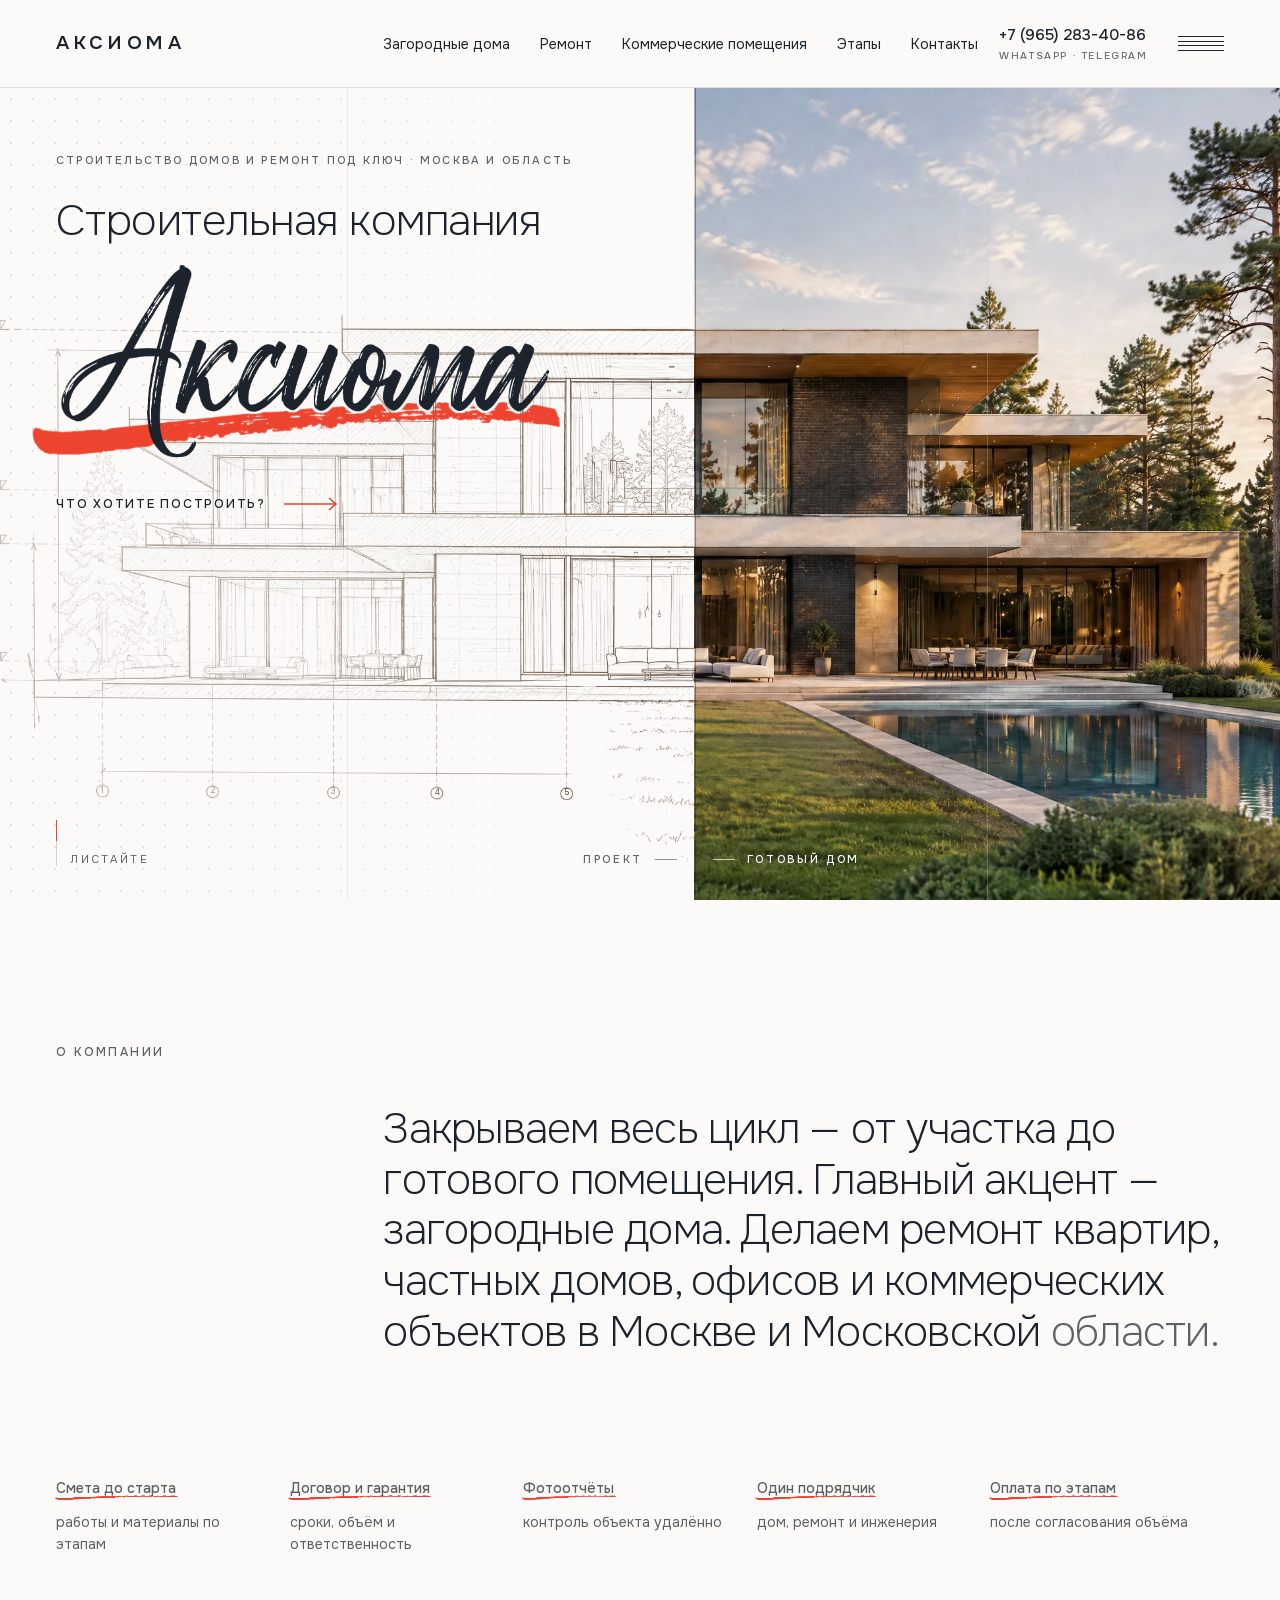
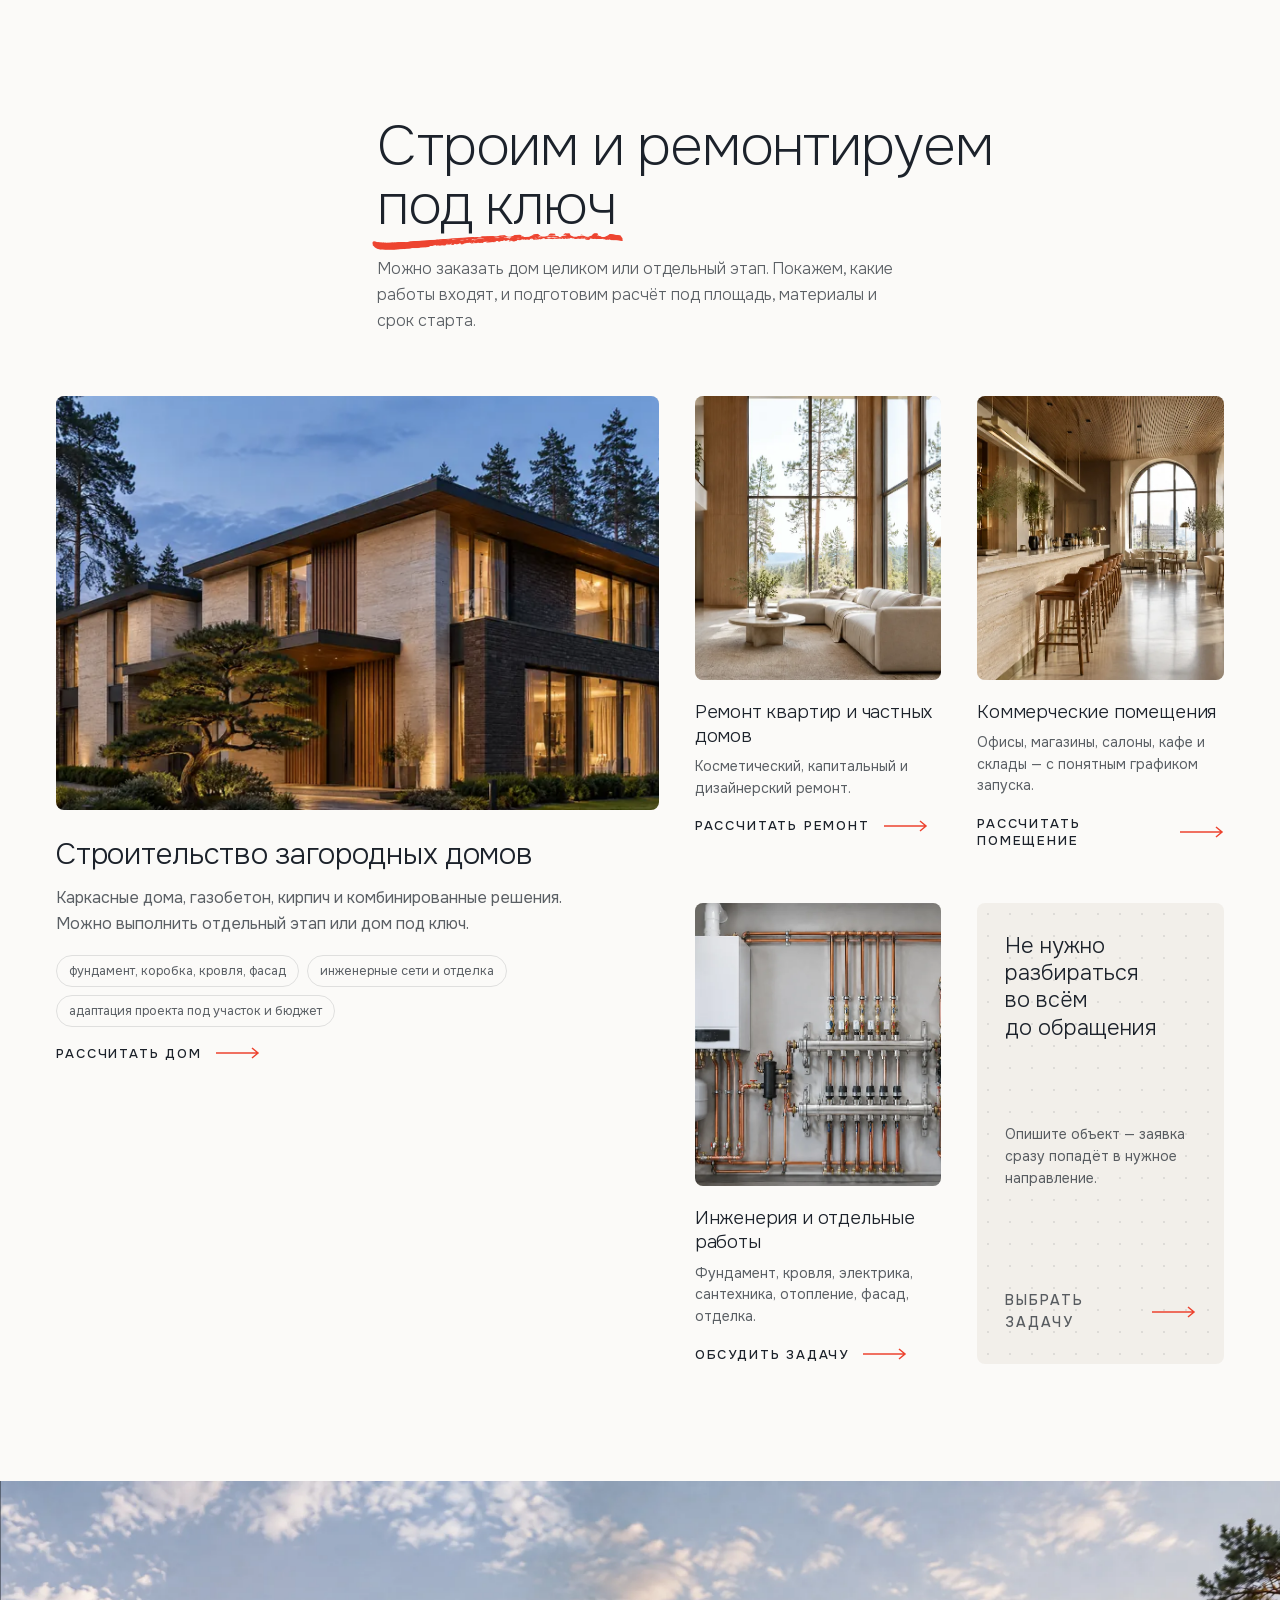
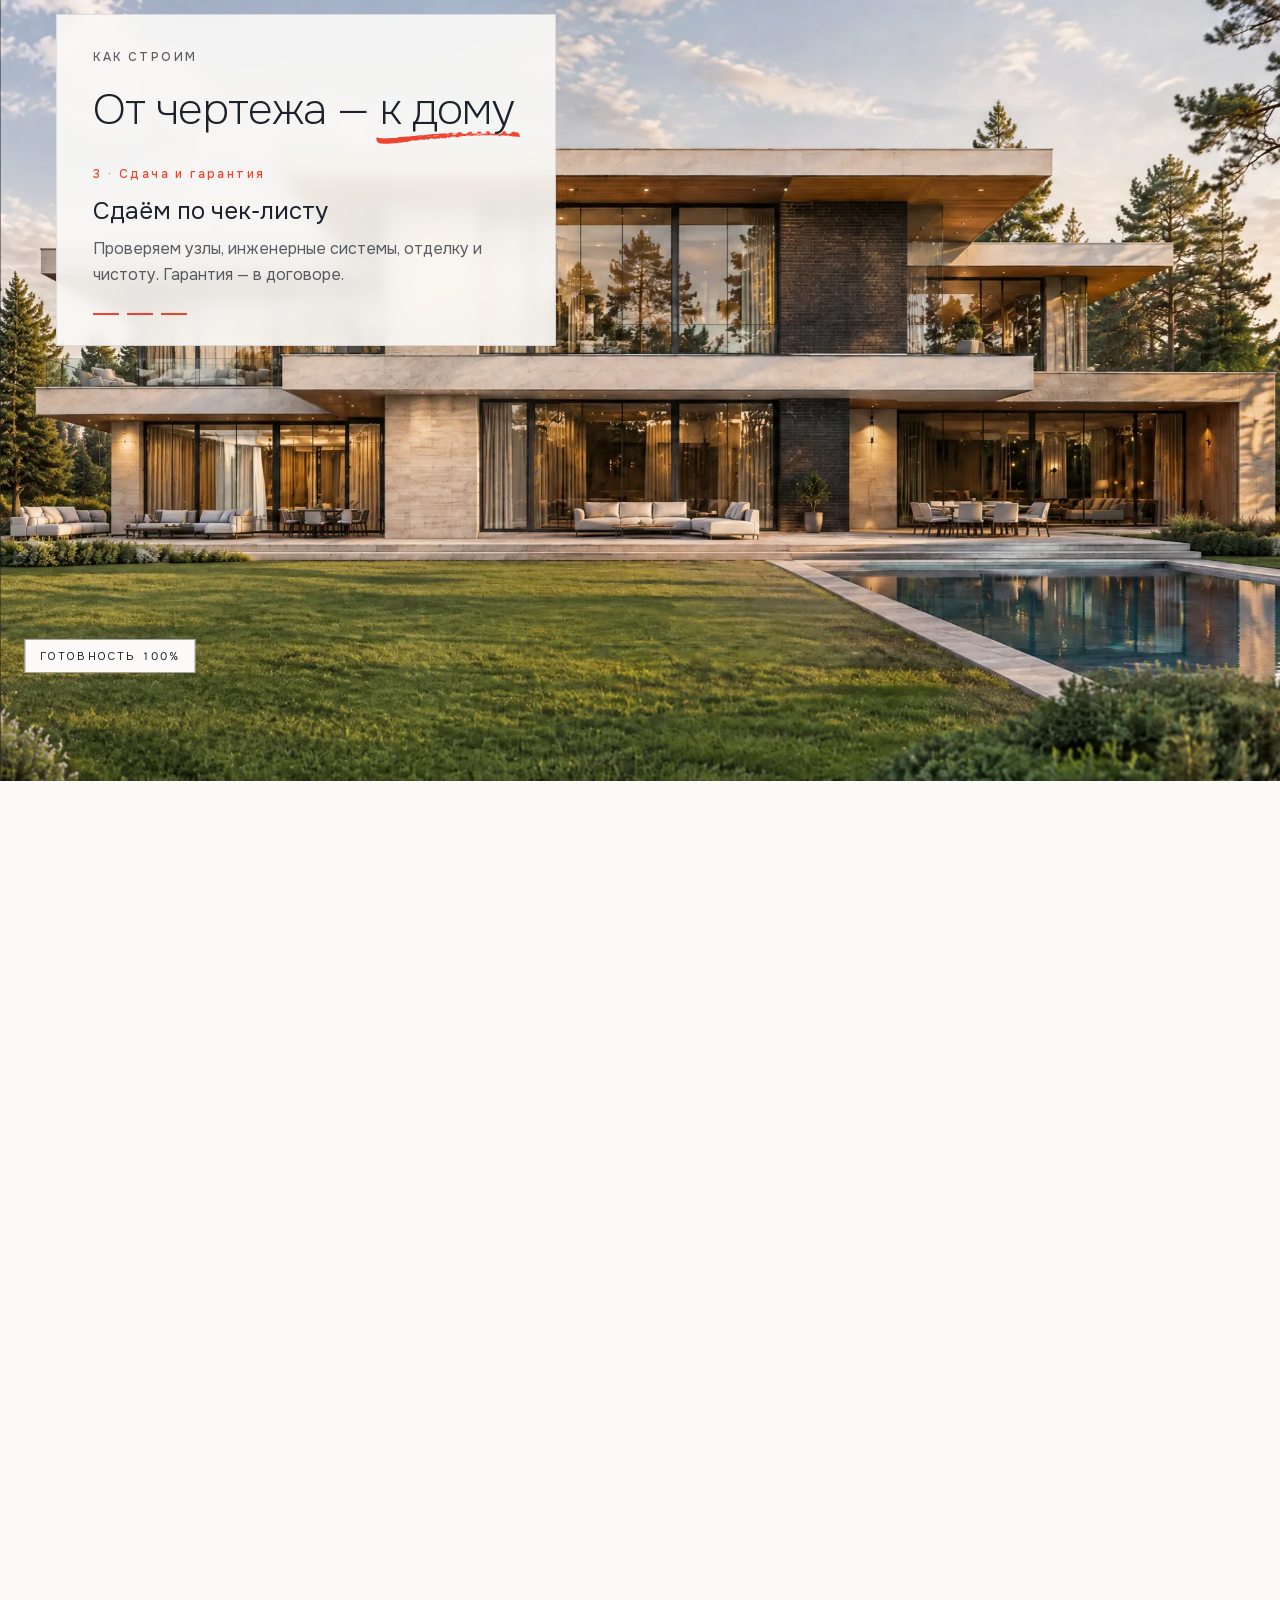
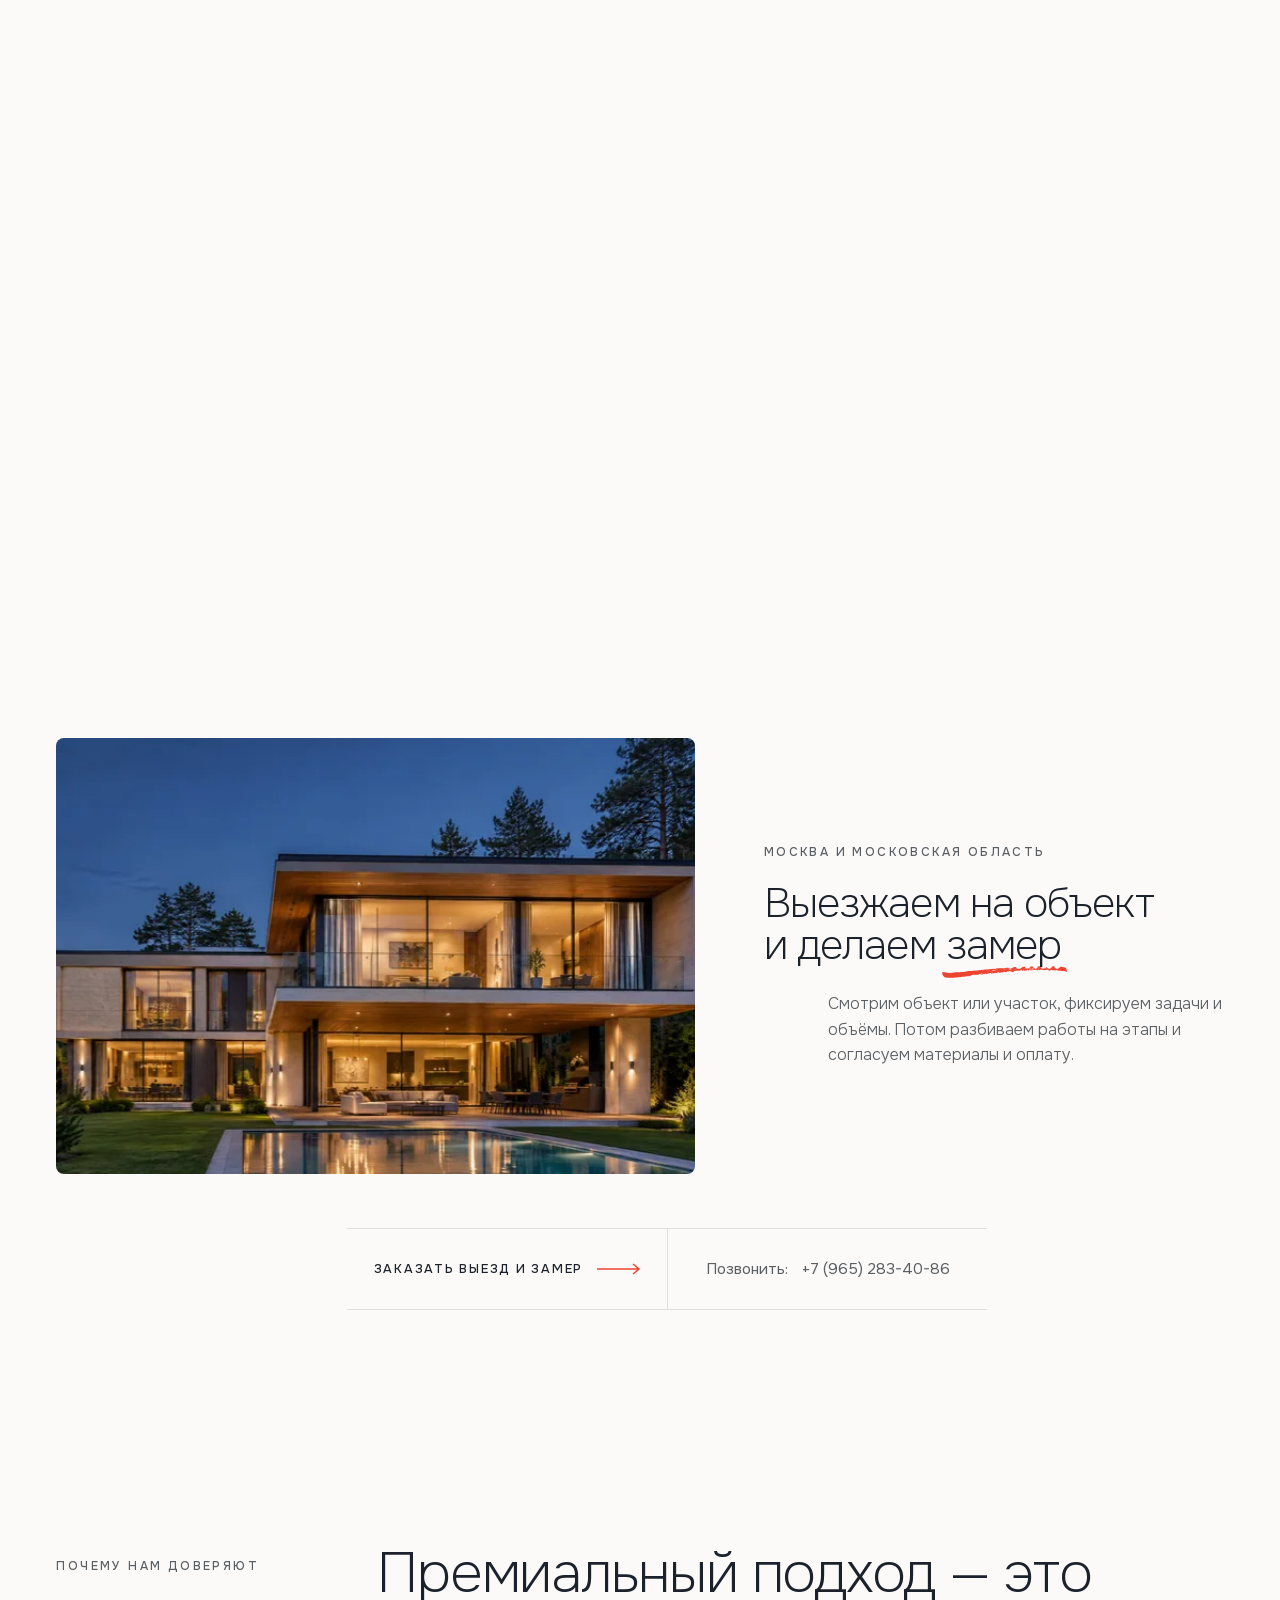
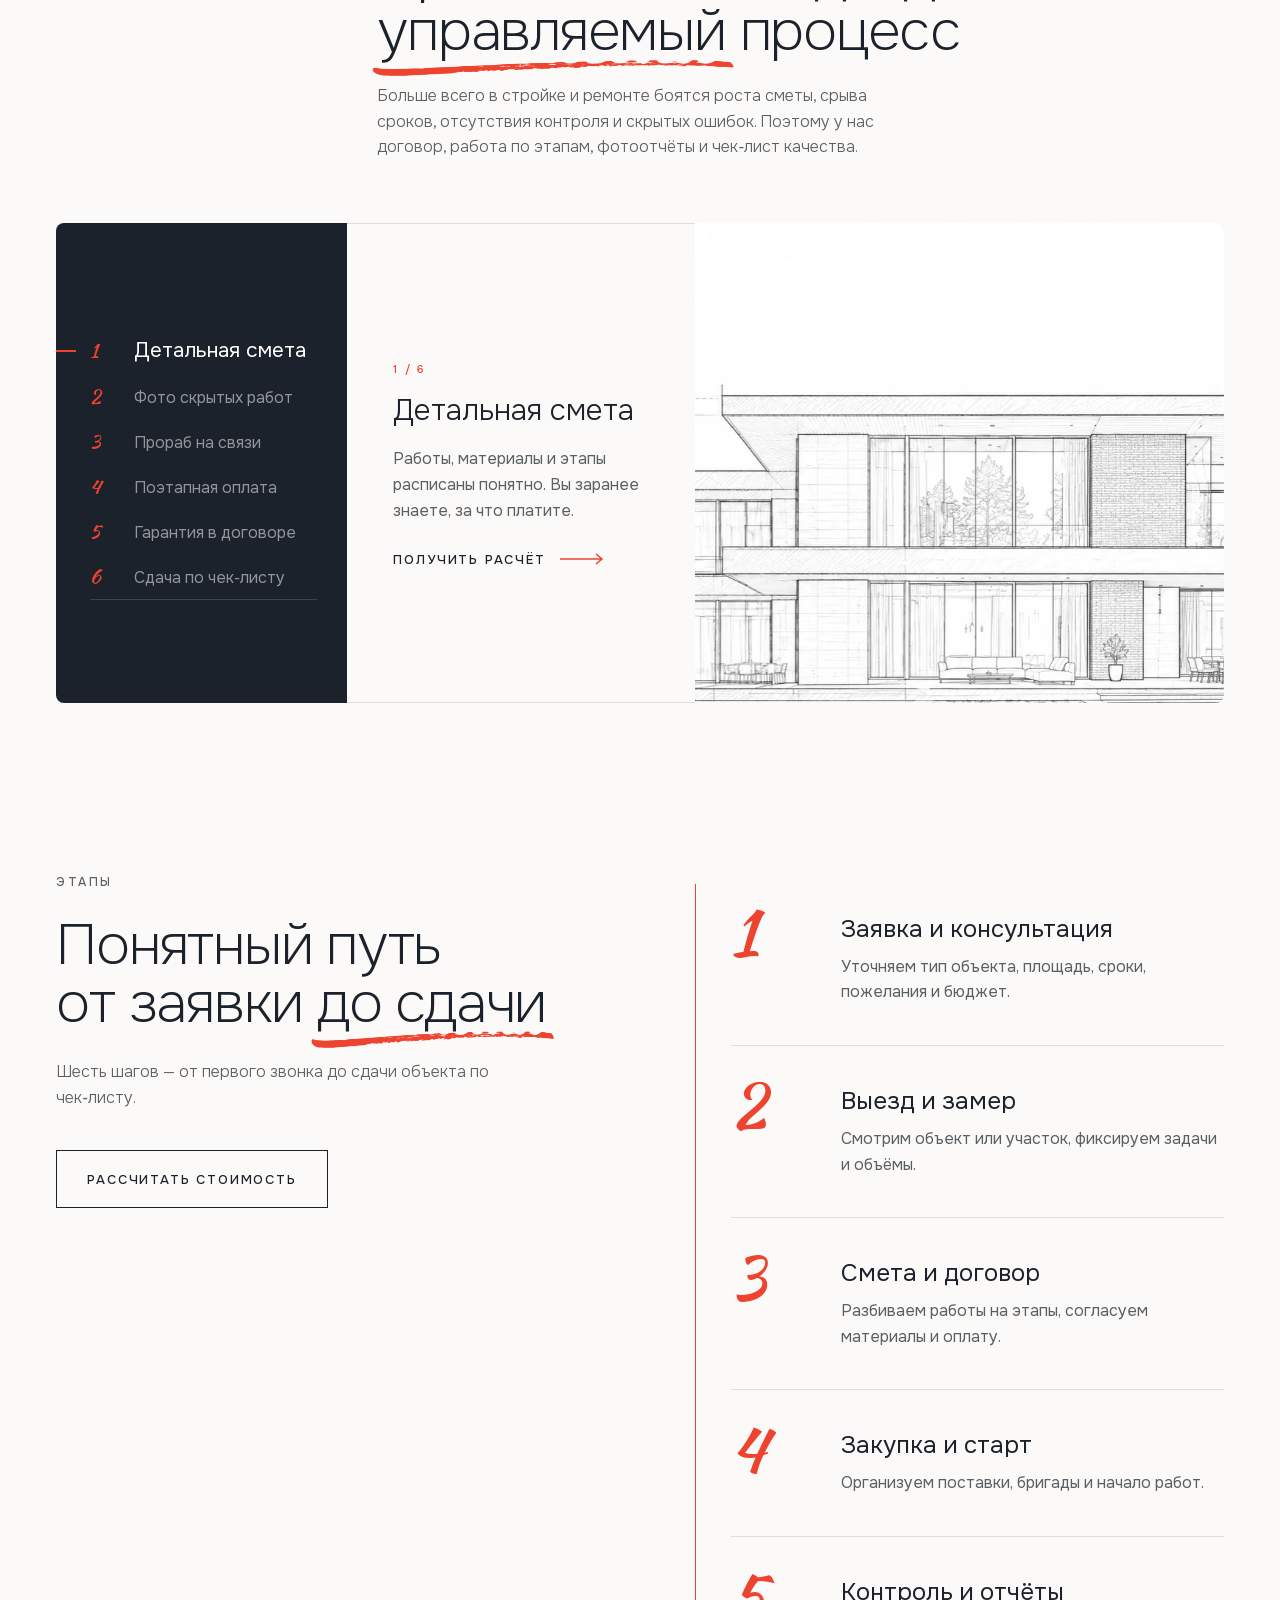
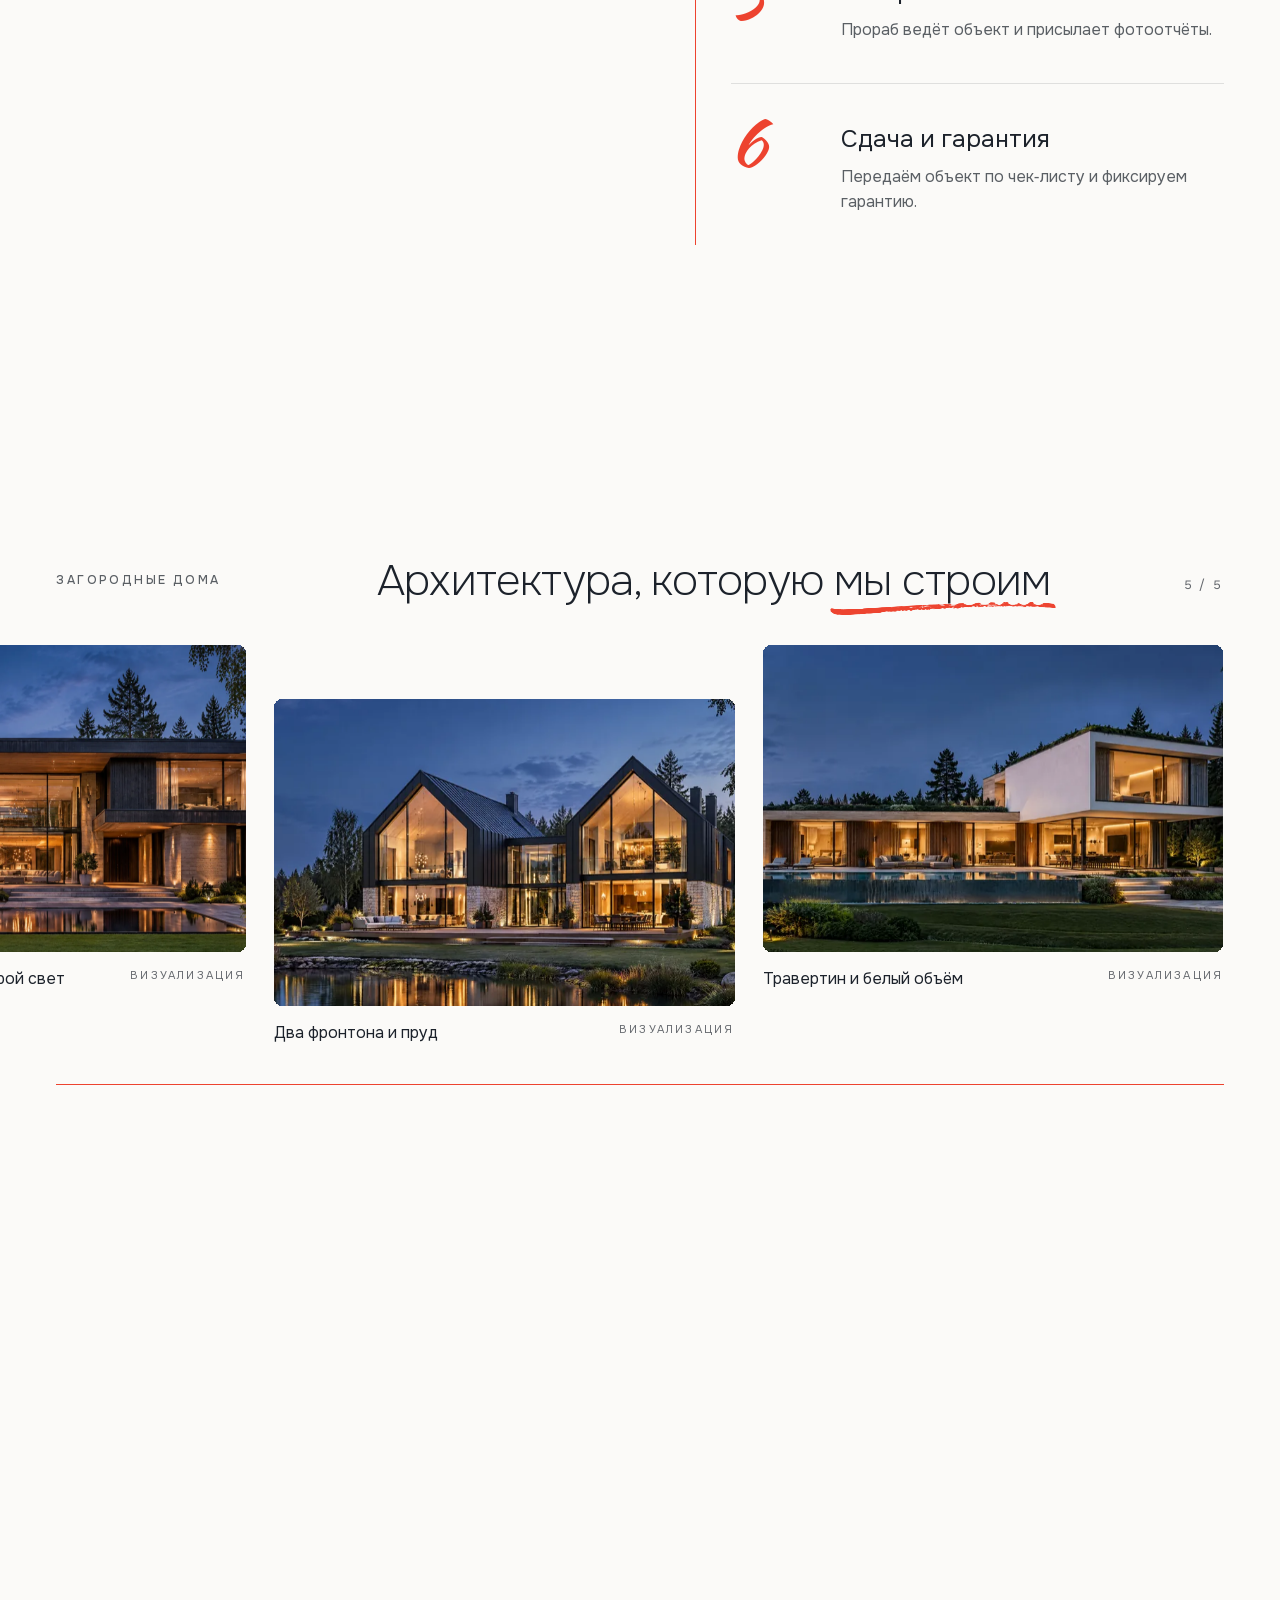
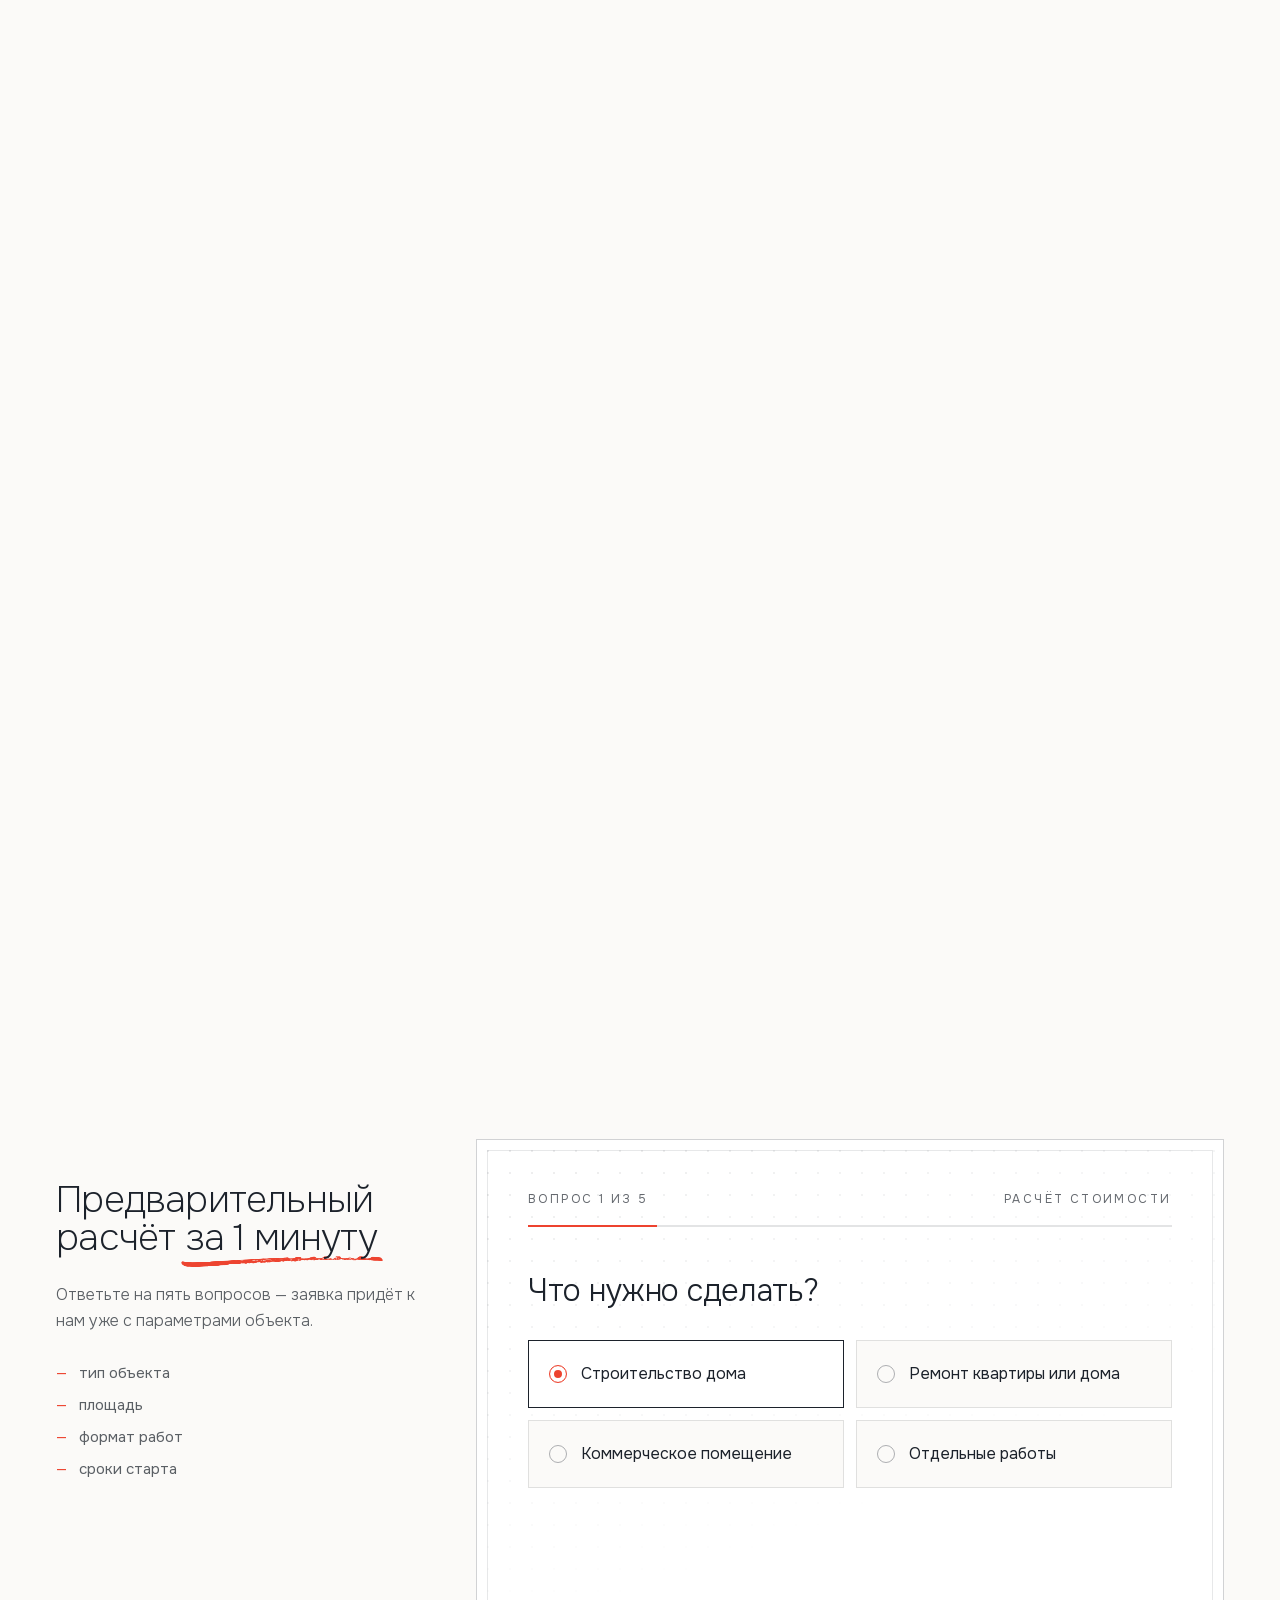
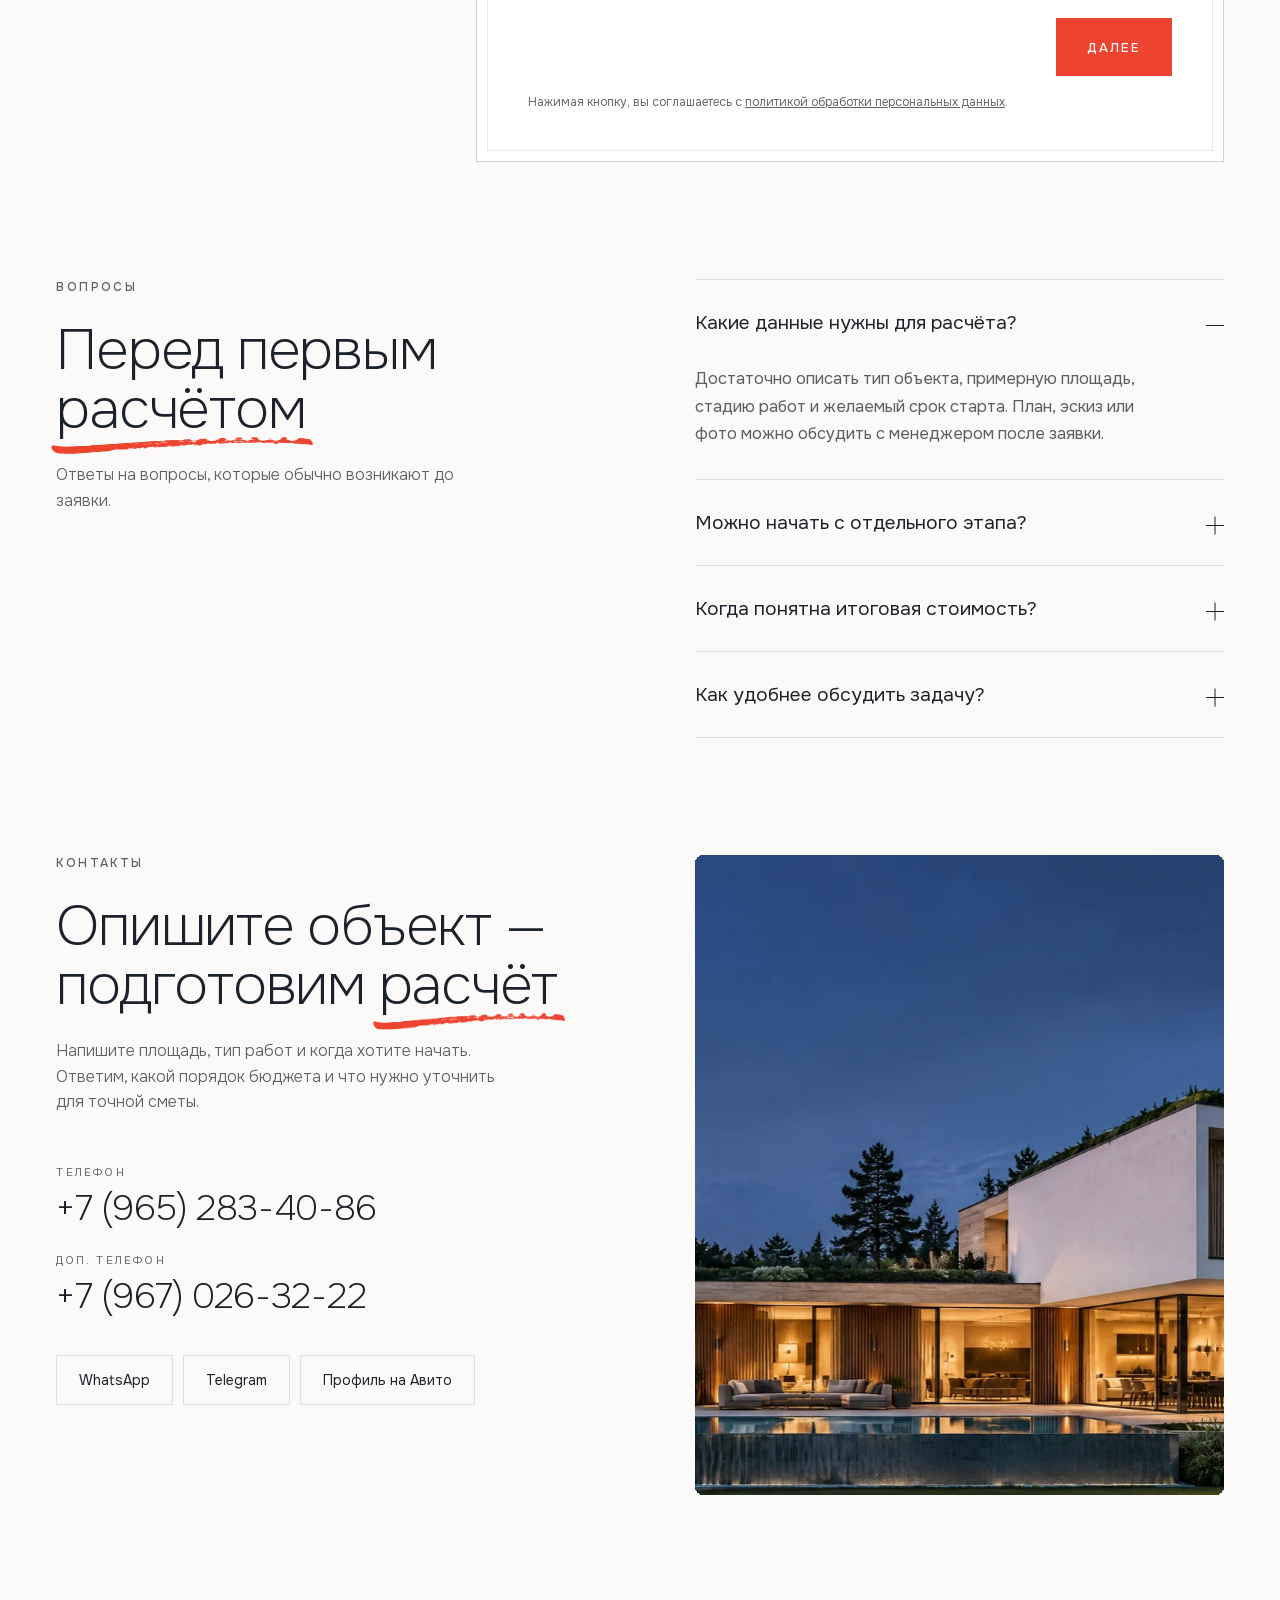
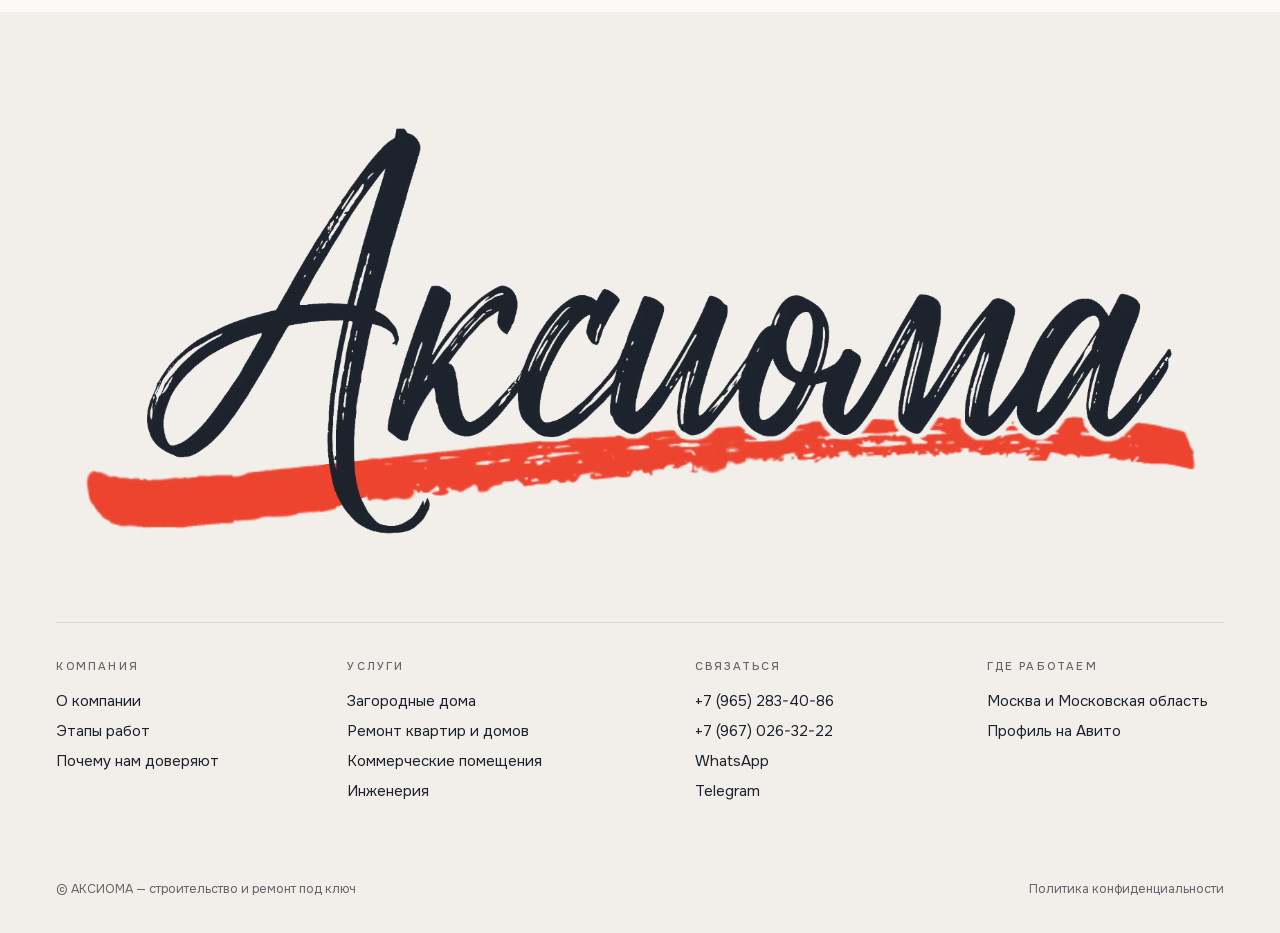
<file: index.html>
<!doctype html>
<html lang="ru">
<head>
<meta charset="utf-8">
<meta name="robots" content="noindex, nofollow">
<meta name="viewport" content="width=device-width, initial-scale=1">
<title>Строительство домов и ремонт под ключ в Москве и МО — АКСИОМА</title>
<meta name="description" content="Строительная компания АКСИОМА: загородные дома, ремонт квартир и домов, коммерческие помещения и инженерия в Москве и Московской области. Смета по этапам до старта работ.">
<link rel="icon" href="assets/favicon.png">
<meta name="theme-color" content="#FBFAF8">
<meta property="og:type" content="website">
<meta property="og:title" content="Строительство домов и ремонт под ключ в Москве и МО — АКСИОМА">
<meta property="og:description" content="Загородные дома, ремонт квартир и домов, коммерческие помещения и инженерия. Смета по этапам до старта работ.">
<script type="application/ld+json">{"@context":"https://schema.org","@type":"GeneralContractor","name":"АКСИОМА","description":"Строительство загородных домов и ремонт помещений под ключ","areaServed":"Москва и Московская область","telephone":["+79652834086","+79670263222"],"sameAs":["https://www.avito.ru/brands/i12637135"]}</script>
<link rel="stylesheet" href="assets/shared/fonts/onest.css">
<link rel="stylesheet" href="assets/shared/fonts/kaushan-digits.css">
<style>
:root{
  --paper:#FBFAF8;
  --stone:#F2EFEA;
  --ink:#1C222B;
  --ink-2:rgba(28,34,43,.72);
  --ink-3:rgba(28,34,43,.68);
  --line-ink:#5E4633;
  --red:#ED432F;
  --rule:rgba(28,34,43,.12);
  --pad:clamp(20px, 4.4vw, 64px);
  --nav:88px;
  --c1:27.14vw;  /* линии сетки = оси дома в шапке */
  --c2:54.28vw;
  --c3:77.14vw;
  --ease:cubic-bezier(.16,1,.3,1);
  --ar:1.76842;
  --sx:.5428;
}
*{box-sizing:border-box;margin:0;padding:0}
html{background:var(--paper)}
body{color:var(--ink);font-family:'Onest',system-ui,sans-serif;-webkit-font-smoothing:antialiased;text-rendering:optimizeLegibility;background:var(--paper);overflow-x:hidden}
a{color:inherit;text-decoration:none}
button{font:inherit;color:inherit;background:none;border:0;cursor:pointer}
img{display:block;max-width:100%}
.sr{position:absolute;width:1px;height:1px;overflow:hidden;clip:rect(0 0 0 0);white-space:nowrap}

/* ───── глобальные линии сетки (как «полоски» у Turner) ───── */
.glines{position:fixed;inset:0;pointer-events:none;z-index:3}
.glines i{position:absolute;top:0;bottom:0;width:1px;background:rgba(28,34,43,.07)}
.glines i:nth-child(1){left:var(--c1)} .glines i:nth-child(2){left:var(--c2)} .glines i:nth-child(3){left:var(--c3)}


/* ───── навигация ───── */
.nav{position:fixed;left:0;right:0;top:0;height:var(--nav);z-index:30;display:flex;align-items:center;padding:0 var(--pad);
  background:var(--paper);border-bottom:1px solid var(--rule);transition:transform .6s var(--ease), height .5s var(--ease)}
.nav.is-compact{height:68px}
.nav.is-hidden{transform:translateY(-101%)}
.logo{display:flex;flex-direction:column;gap:5px;line-height:1}
.logo b{font-weight:600;font-size:19px;letter-spacing:.24em}
.logo small{font-size:9.5px;font-weight:400;letter-spacing:.2em;color:var(--ink-3);text-transform:uppercase}
.links{position:absolute;left:calc(var(--c1) + 36px);display:flex;gap:30px;font-size:14.5px}
.links a{position:relative;padding:6px 0}
.links a::after{content:"";position:absolute;left:0;right:100%;bottom:0;height:1px;background:var(--red);transition:right .5s var(--ease)}
.links a:hover::after{right:0}
.nav-right{position:absolute;right:var(--pad);top:0;height:100%;display:flex;align-items:center;gap:30px}
.phone{font-size:15.5px;font-weight:500}
.phone small{display:block;font-size:10px;letter-spacing:.16em;text-transform:uppercase;color:var(--ink-3);margin-top:4px}
.call{display:none;width:40px;height:40px;align-items:center;justify-content:center;border:1px solid var(--rule);border-radius:50%}
.call svg{width:18px;height:18px}
.burger{width:46px;height:15px;display:flex;flex-direction:column;justify-content:space-between}
.burger span{display:block;height:1px;background:var(--ink);transition:transform .5s var(--ease)}
.burger:hover span:nth-child(2){transform:translateX(8px)} .burger:hover span:nth-child(3){transform:translateX(-6px)}

/* ───── общие элементы ───── */
.eyebrow{font-size:12px;font-weight:500;letter-spacing:.2em;text-transform:uppercase;color:var(--ink-2);display:flex;align-items:center;gap:14px}
.eyebrow::before{display:none}
.dot{display:block;width:9px;height:9px;border-radius:50%;background:var(--red);flex:none}
.h2{font-weight:200;font-size:clamp(36px, 4.4vw, 72px);line-height:1.04;letter-spacing:-.022em}
.lead{font-size:clamp(16px, 1.25vw, 19px);line-height:1.6;color:var(--ink-2);font-weight:300}
.brush{position:relative;white-space:nowrap;z-index:0}
.brush::after{content:"";position:absolute;z-index:-1;left:-.1em;right:-.14em;bottom:-.16em;height:.3em;background:var(--red);
  -webkit-mask:url(assets/brush-line.webp) 0 0/100% 100% no-repeat;mask:url(assets/brush-line.webp) 0 0/100% 100% no-repeat;
  clip-path:inset(0 100% 0 0);transition:clip-path 1.3s var(--ease) .35s}
.is-in .brush::after,.brush.is-in::after{clip-path:inset(0 0 0 0)}
.more{display:inline-flex;align-items:center;gap:14px;font-size:13px;font-weight:500;letter-spacing:.14em;text-transform:uppercase}
.more svg{width:44px;height:12px;overflow:visible;transition:transform .6s var(--ease)}
.more:hover svg{transform:translateX(8px)}
.btn{display:inline-flex;align-items:center;justify-content:center;gap:14px;height:58px;padding:0 30px;border:1px solid var(--ink);font-size:13px;font-weight:500;letter-spacing:.14em;text-transform:uppercase;transition:background .4s, color .4s}
.btn:hover{background:var(--ink);color:var(--paper)}
.btn--red{background:var(--red);border-color:var(--red);color:#fff}
.btn--red:hover{background:var(--ink);border-color:var(--ink)}
section{position:relative}
.sec{padding:clamp(90px, 13vh, 160px) var(--pad)}

/* появление при прокрутке */
[data-reveal]{opacity:0;transform:translate3d(0,28px,0);transition:opacity .8s var(--ease), transform 1s var(--ease);transition-delay:calc(var(--i, 0) * 150ms)}
[data-reveal="left"]{transform:translate3d(-28px,0,0)}
[data-reveal].is-in{opacity:1;transform:none}
/* картинка внутри рамки едет при прокрутке */
.pimg{position:relative;overflow:hidden;background:#e9e5de}
.pimg img{position:absolute;left:0;top:-14%;width:100%;height:128%;object-fit:cover;will-change:translate,scale;translate:0 var(--py,0);scale:var(--ps,1.02);transition:scale 1.4s var(--ease)}

/* ───── 1. ШАПКА ───── */
.hero{height:100vh;min-height:640px;overflow:hidden;container-type:size;background:var(--paper);isolation:isolate;--seam:54.28cqw}
.hero .title{--u:max(30px, min(3.35cqw, 5.4cqh))}
.hero .frame{
  --W:max(100cqw, calc((100cqh - var(--nav)) * var(--ar)));
  --H:calc(var(--W) / var(--ar));
  --L:clamp(calc(100cqw - var(--W)), calc(var(--seam) - var(--sx) * var(--W)), 0px);
  position:absolute;width:var(--W);height:var(--H);left:var(--L);top:calc(var(--nav) - .5 * (var(--H) - 100cqh + var(--nav)));
}
.hero .side{position:absolute;inset:0;will-change:transform}
.hero .side--photo{clip-path:inset(var(--nav) 0 0 var(--cut, var(--seam)))}
.hero .side--draw{clip-path:inset(var(--nav) calc(100cqw - var(--cut, var(--seam))) 0 0)}
.frame--photo{background:url(assets/house-photo-2400.webp) 0 0/100% 100% no-repeat}
.frame--draw{background:var(--line-ink);-webkit-mask:url(assets/drawing-lines-2400.webp) 0 0/100% 100% no-repeat;mask:url(assets/drawing-lines-2400.webp) 0 0/100% 100% no-repeat}
.hero .fade{position:absolute;inset:0;
  -webkit-mask:linear-gradient(90deg, rgba(0,0,0,.42) 0, rgba(0,0,0,.55) 26cqw, rgba(0,0,0,.85) 40cqw, #000 48cqw);
          mask:linear-gradient(90deg, rgba(0,0,0,.42) 0, rgba(0,0,0,.55) 26cqw, rgba(0,0,0,.85) 40cqw, #000 48cqw)}
.dots{position:absolute;inset:0;background:radial-gradient(circle, rgba(28,34,43,.12) .9px, transparent 1.3px) 0 0/22px 22px}
.hero .dots{-webkit-mask:linear-gradient(90deg, #000 0, rgba(0,0,0,.5) 35cqw, transparent 54cqw);mask:linear-gradient(90deg, #000 0, rgba(0,0,0,.5) 35cqw, transparent 54cqw)}
.frame--marks b{position:absolute;transform:translate(-50%,-50%);font-weight:500;font-size:calc(var(--H) * .0104);line-height:1;color:var(--line-ink)}
.hero .hgrid{position:absolute;inset:0;pointer-events:none;z-index:4}
.hero .hgrid i{position:absolute;top:var(--nav);bottom:0;width:1px}
.hero .hgrid .g2{left:var(--cut, var(--seam));background:rgba(28,34,43,.35)}
.hero .hgrid .g3{left:77.14cqw;background:rgba(255,255,255,.22)}

.hero .title{position:absolute;z-index:5;left:var(--pad);top:calc(var(--nav) + 7.2cqh);will-change:transform}
.hero h1.eyebrow{font-size:max(11px, calc(var(--u) * .25))}
.hero .display{font-weight:200;margin-top:3.4cqh}
.hero .display .thin{display:block;font-size:var(--u);line-height:1.05;letter-spacing:-.012em;text-shadow:0 0 4px var(--paper),0 0 10px var(--paper)}
.script{position:relative;display:block;height:calc(var(--u) * 4.67);aspect-ratio:1627/608;margin:2cqh 0 0 -2.2cqw}
.script i{position:absolute;inset:0}
.script .halo{background:var(--paper);-webkit-mask:url(assets/aksioma-letters.webp) 0 0/100% 100% no-repeat;mask:url(assets/aksioma-letters.webp) 0 0/100% 100% no-repeat;filter:drop-shadow(0 0 3px var(--paper)) drop-shadow(0 0 7px var(--paper))}
.script .stroke{background:var(--red);-webkit-mask:url(assets/aksioma-underline.webp) 0 0/100% 100% no-repeat;mask:url(assets/aksioma-underline.webp) 0 0/100% 100% no-repeat}
.script .word{background:var(--ink);-webkit-mask:url(assets/aksioma-letters.webp) 0 0/100% 100% no-repeat;mask:url(assets/aksioma-letters.webp) 0 0/100% 100% no-repeat}
.hero .cta{display:inline-flex;align-items:center;gap:18px;margin-top:3.2cqh;font-size:max(12.5px, calc(var(--u) * .29));font-weight:500;letter-spacing:.14em;text-transform:uppercase;padding:6px 0;text-shadow:0 0 4px var(--paper),0 0 10px var(--paper),0 0 18px var(--paper)}
.hero .cta svg{filter:drop-shadow(0 0 4px var(--paper))}
.hero .cta svg{width:54px;height:14px;overflow:visible;transition:transform .6s var(--ease)}
.hero .cta:hover svg{transform:translateX(8px)}
.seam-tag{position:absolute;z-index:5;bottom:34px;font-size:11px;font-weight:500;letter-spacing:.24em;text-transform:uppercase;display:flex;align-items:center;gap:12px}
.hero .seam-tag--l{right:calc(100cqw - var(--cut, var(--seam)) + 18px);color:rgba(28,34,43,.7);text-shadow:0 0 6px var(--paper),0 0 12px var(--paper)}
.hero .seam-tag--r{left:calc(var(--cut, var(--seam)) + 18px);color:#fff;text-shadow:0 1px 12px rgba(0,0,0,.45)}
.seam-tag--l::after,.seam-tag--r::before{content:"";width:22px;height:1px;background:currentColor;opacity:.7}
.hero .seam-tag--l::after{box-shadow:0 0 0 3px var(--paper)}
.scroll-hint{position:absolute;z-index:5;left:var(--pad);bottom:34px;display:flex;align-items:flex-end;gap:14px;font-size:11px;letter-spacing:.24em;text-transform:uppercase;color:var(--ink-2)}
.scroll-hint i{position:relative;display:block;width:1px;height:46px;background:rgba(28,34,43,.18);overflow:hidden}
.scroll-hint i::after{content:"";position:absolute;left:0;top:0;width:100%;height:45%;background:var(--red);animation:drip 2.4s var(--ease) infinite}
@keyframes drip{0%{transform:translateY(-100%)}60%,100%{transform:translateY(230%)}}

/* загрузка шапки: дом «достраивается», надпись проявляется, мазок проводится кистью */
.hero .side--photo{transition:clip-path 1.6s var(--ease) .15s}
.is-ready .hero .side--photo{transition:none}
.is-loading .hero .side--photo{clip-path:inset(var(--nav) 0 0 100cqw)}
.hero .title > *{transition:opacity 1.2s var(--ease), transform 1.4s var(--ease)}
.is-loading .hero .title > *{opacity:0;transform:translate3d(0,40px,0)}
.hero .title > :nth-child(2){transition-delay:.12s} .hero .title > :nth-child(3){transition-delay:.5s}
.script .stroke{clip-path:inset(0 0 0 0);transition:clip-path 1.2s cubic-bezier(.65,0,.35,1) .75s}
.is-loading .script .stroke{clip-path:inset(0 100% 0 0)}
.script .word{transition:opacity 1s var(--ease) .3s}
.is-loading .script .word{opacity:0}


/* ───── 2. О КОМПАНИИ ───── */
.intro{padding-top:clamp(110px, 16vh, 190px)}
.intro .eyebrow{margin-bottom:44px}
.manifest{font-weight:200;font-size:clamp(30px, 3.3vw, 54px);line-height:1.2;letter-spacing:-.018em;max-width:calc(100vw - var(--c1) - var(--pad));margin-left:calc(var(--c1) - var(--pad) + 36px)}
.manifest .w{transition:opacity .25s linear;opacity:var(--o,.16)}
.standards{margin-top:clamp(70px, 10vh, 120px);display:grid;grid-template-columns:repeat(5,1fr)}
.standards div{padding:26px 24px 0 0}
.standards b{display:block;font-weight:500;font-size:17px;margin-bottom:8px}
.standards span{font-size:14px;color:var(--ink-2);line-height:1.5}
.standards div{padding-top:30px}
.brush--sm::after{bottom:-.2em;height:.36em;transition-delay:calc(.35s + var(--i, 0) * 150ms)}
.standards b{margin-bottom:12px!important}

/* короткая линия между разделами, как у Turner */
.sep-line{height:1px;background:var(--rule);margin:0 0 0 var(--c1);width:calc(var(--c3) - var(--c1))}

/* заголовок раздела */
.sec-title{display:grid;grid-template-columns:calc(var(--c1) - var(--pad)) 1fr auto;align-items:end;gap:0 30px;margin-bottom:clamp(46px, 7vh, 80px)}
.sec-title .eyebrow{align-self:start;margin-top:14px}
.sec-title .lead{max-width:540px;margin-top:22px}

/* ───── 3. НАПРАВЛЕНИЯ (раскладка как «News & Insights» у Turner) ───── */
.dir{display:grid;grid-template-columns:calc(var(--c2) - var(--pad) - 36px) 1fr;column-gap:36px;align-items:start}
.card{display:block;position:relative}
.card .pimg{border-radius:8px}
.card:hover .pimg img{--ps:1.07}
.card h3{font-weight:300;letter-spacing:-.01em}
.card .more{margin-top:18px}
.card--big{position:sticky;top:110px}
.card--big .pimg{aspect-ratio:16/11}
.card--big .meta{margin-top:28px}
.card--big .num,.card--sm .num{font-size:12px;letter-spacing:.2em;color:var(--red)}
.card--big h3{font-size:clamp(26px, 2.3vw, 36px);line-height:1.12}
.card--big p{margin-top:14px;font-size:16px;line-height:1.6;color:var(--ink-2);max-width:560px}
.chips{list-style:none;margin-top:18px;display:flex;flex-wrap:wrap;gap:8px}
.chips li{font-size:12.5px;padding:7px 12px;border:1px solid var(--rule);border-radius:40px;color:var(--ink-2)}
.dir-small{display:grid;grid-template-columns:1fr 1fr;gap:54px 36px}
.card--sm .pimg{aspect-ratio:4/4.6}
.card--sm h3{margin-top:20px!important}
.card--sm h3{font-size:clamp(18px, 1.45vw, 21px);line-height:1.3;margin-top:8px}
.card--sm p{font-size:14px;line-height:1.55;color:var(--ink-2);margin-top:8px}
.card--cta{display:flex;flex-direction:column;justify-content:space-between;gap:30px;padding:30px 28px;background:var(--stone);border-radius:8px;overflow:hidden}
.card--cta .dots{opacity:.8}
.card--cta b{position:relative;font-weight:300;font-size:clamp(21px, 1.7vw, 26px);line-height:1.25}
.card--cta span{position:relative;font-size:14px;color:var(--ink-2);line-height:1.55}
.card--cta .more{position:relative}

/* ───── 4. ОТ ЧЕРТЕЖА К ДОМУ (закреплённый экран) ───── */
.build{height:260vh;background:var(--paper)}
.build .stage{position:sticky;top:0;height:100vh;overflow:hidden;container-type:size;--seam:100cqw}
.build .frame{--W:max(100cqw, calc(100cqh * var(--ar)));--H:calc(var(--W) / var(--ar));position:absolute;width:var(--W);height:var(--H);left:calc((100cqw - var(--W)) * .62);top:calc((100cqh - var(--H)) / 2);will-change:transform}
.build .side{position:absolute;inset:0}
.build .side--photo{clip-path:inset(0 0 0 var(--seam))}
.build .side--draw{clip-path:inset(0 calc(100cqw - var(--seam)) 0 0)}
.build .seam-line{position:absolute;top:0;bottom:0;left:var(--seam);width:1px;background:rgba(28,34,43,.5);z-index:4}
.build .seam-line span{opacity:var(--tag-o,1);transition:opacity .3s;position:absolute;top:auto;bottom:max(48px, 12vh);left:0;transform:translate(calc(-50% + var(--tag-dx,0px)),0);background:var(--paper);border:1px solid rgba(28,34,43,.4);padding:9px 14px;font-size:11px;letter-spacing:.2em;text-transform:uppercase;white-space:nowrap;font-variant-numeric:tabular-nums}
.build .copy{position:absolute;z-index:5;left:var(--pad);top:calc(var(--nav) + 5vh);width:min(500px, 40vw);padding:34px 36px 30px;background:rgba(251,250,248,.9);-webkit-backdrop-filter:blur(8px);backdrop-filter:blur(8px);border:1px solid var(--rule)}
.build .copy .h2{font-size:clamp(34px, 3.4vw, 56px)}
.steps3{margin-top:34px;display:grid}
.steps3 article{grid-area:1/1;opacity:0;transform:translate3d(0,24px,0);transition:opacity .7s var(--ease), transform .9s var(--ease)}
.steps3 article.on{opacity:1;transform:none}
.steps3 b{display:block;font-size:12px;letter-spacing:.2em;color:var(--red);margin-bottom:14px;font-weight:500}
.steps3 h3{font-weight:400;font-size:24px;margin-bottom:10px}
.steps3 p{font-size:16px;line-height:1.6;color:var(--ink-2)}
.steps3-dots{display:flex;gap:8px;margin-top:26px}
.steps3-dots i{width:26px;height:2px;background:var(--rule);transition:background .4s}
.steps3-dots i.on{background:var(--red)}

/* ───── 5. МОСКВА И ОБЛАСТЬ (как «Our Work In Your Local Community») ───── */
.local{display:grid;grid-template-columns:calc(var(--c2) - var(--pad)) 1fr;align-items:center}
.local .pimg{aspect-ratio:3/2.05;border-radius:8px}
.local .txt{padding-left:clamp(30px, 5.4vw, 96px)}
.local .txt .h2{font-size:clamp(32px, 3.2vw, 52px);margin-top:22px}
.local .txt .lead{margin-top:24px;max-width:430px;margin-left:clamp(0px, 5vw, 86px)}
.local-row{display:grid;grid-template-columns:1fr 1fr;margin:clamp(40px, 6vh, 70px) 0 0 calc(var(--c1) - var(--pad));width:calc(var(--c3) - var(--c1));border-top:1px solid var(--rule);border-bottom:1px solid var(--rule)}
.local-row a{display:flex;align-items:center;justify-content:center;gap:14px;height:80px;font-size:12.5px;letter-spacing:.14em;text-transform:uppercase;font-weight:500}
.local-row a + a{border-left:1px solid var(--rule);color:var(--ink-2);text-transform:none;letter-spacing:0;font-size:15.5px;font-weight:400}
.local-row a:hover svg{transform:translateX(8px)}
.local-row svg{width:44px;height:12px;overflow:visible;transition:transform .6s var(--ease)}

/* ───── 6. ПОЧЕМУ НАМ ДОВЕРЯЮТ (вкладки как «Our Culture») ───── */
.tabs{display:grid;grid-template-columns:calc(var(--c1) - var(--pad)) calc(var(--c2) - var(--c1)) 1fr;align-items:stretch;min-height:480px}
.tab-list{list-style:none;background:var(--ink);color:#fff;padding:30px 0;border-radius:8px 0 0 8px;display:flex;flex-direction:column;justify-content:center}
.tab-list button{position:relative;display:flex;gap:22px;align-items:baseline;width:100%;padding:12px 30px 12px 34px;text-align:left;color:rgba(255,255,255,.52);font-size:16px;line-height:1.25;transition:color .35s, font-size .45s var(--ease)}
.tab-list button i{font-style:normal;font-family:'Kaushan Script',cursive;font-size:19px;line-height:1;color:var(--red);width:22px;flex:none}
.tab-list button:hover{color:rgba(255,255,255,.85)}
.tab-list button.on{color:#fff;font-size:21px}
.tab-list button.on::before{content:"";position:absolute;left:0;top:50%;width:20px;height:2px;background:var(--red)}
.tab-list .timer{position:absolute;left:34px;right:30px;bottom:0;height:1px;background:rgba(255,255,255,.15)}
.tab-list .timer b{position:absolute;inset:0;background:rgba(255,255,255,.6);transform-origin:0 0;transform:scaleX(0)}
.tab-list li{position:relative}
.tab-body{display:grid;align-items:center;padding:40px clamp(28px, 3.6vw, 60px);border-top:1px solid var(--rule);border-bottom:1px solid var(--rule)}
.tab-pane{grid-area:1/1;opacity:0;transform:translate3d(0,18px,0);transition:opacity .6s var(--ease), transform .9s var(--ease);pointer-events:none}
.tab-pane.on{opacity:1;transform:none;pointer-events:auto}
.tab-pane small{font-size:11px;letter-spacing:.2em;text-transform:uppercase;color:var(--red);font-weight:500}
.tab-pane h3{font-weight:300;font-size:clamp(26px, 2.3vw, 36px);line-height:1.15;margin:16px 0 18px}
.tab-pane p{font-size:16px;line-height:1.65;color:var(--ink-2);max-width:420px}
.tab-pane .more{margin-top:26px}
.tab-img{position:relative;border-radius:0 8px 8px 0;overflow:hidden;min-height:440px}
.tab-img .pimg{position:absolute;inset:0;opacity:0;transition:opacity 1.1s var(--ease)}
.tab-img .pimg.on{opacity:1}
.tab-img .pimg img{transition:scale 6s linear}
.tab-img .pimg.on img{--ps:1.08}

/* ───── 7. ЭТАПЫ ───── */
.stages{display:grid;grid-template-columns:calc(var(--c2) - var(--pad)) 1fr}
.stages .left{position:sticky;top:130px;align-self:start;padding-right:60px}
.stages .left .lead{margin-top:26px;max-width:440px}
.stages .left .btn{margin-top:40px}
.stage-list{position:relative;padding-left:36px}
.stage-list::before{content:"";position:absolute;left:0;top:10px;bottom:10px;width:1px;background:var(--rule)}
.stage-list .fill{position:absolute;left:0;top:10px;width:1px;height:calc(100% - 20px);background:var(--red);transform-origin:0 0;transform:scaleY(var(--fill,0))}
.stg{display:grid;grid-template-columns:110px 1fr;padding:34px 0 40px;border-bottom:1px solid var(--rule)}
.stg:last-child{border-bottom:0}
.stg .n{font-family:'Kaushan Script',cursive;font-size:62px;line-height:.9;color:var(--red);opacity:.3;transition:opacity .6s}
.stg.on .n{opacity:1}
.stg h3{font-weight:400;font-size:24px;margin:6px 0 10px}
.stg p{font-size:16px;line-height:1.6;color:var(--ink-2);max-width:460px}

/* ───── 8. КАКИЕ ДОМА СТРОИМ (лента едет вбок) ───── */
.gallery{height:250vh}
.gallery .stage{position:sticky;top:0;height:100vh;overflow:hidden;display:flex;flex-direction:column;justify-content:center;gap:clamp(28px, 4.6vh, 54px)}
.g-head{padding:0 var(--pad);display:grid;grid-template-columns:calc(var(--c1) - var(--pad)) 1fr auto;align-items:end;gap:0 30px}
.g-head .eyebrow{align-self:start;margin-top:14px}
.g-head .h2{font-size:clamp(32px, 3.4vw, 56px)}
.g-count{font-size:12px;letter-spacing:.2em;color:var(--ink-3);font-variant-numeric:tabular-nums;padding-bottom:10px}
.track{display:flex;gap:28px;padding:0 var(--pad);width:max-content;will-change:transform}
.gcard{flex:none;width:clamp(300px, 36vw, 600px)}
.gcard:nth-child(2n){margin-top:6vh}
.gcard .pimg{aspect-ratio:3/2;border-radius:8px}
.gcard .pimg img{max-width:none;left:-10%;top:0;width:120%;height:100%;translate:var(--px,0) 0}
.gcard figcaption{display:flex;justify-content:space-between;gap:20px;margin-top:16px;font-size:16px}
.gcard figcaption span{color:var(--ink-3);font-size:11px;letter-spacing:.2em;text-transform:uppercase;white-space:nowrap}
.g-bar{height:1px;background:var(--rule);margin:0 var(--pad);position:relative}
.g-bar b{position:absolute;inset:0;background:var(--red);transform-origin:0 0;transform:scaleX(var(--gp,0))}
.g-note{padding:0 var(--pad);font-size:12.5px;color:var(--ink-3)}

/* ───── 9. РАСЧЁТ (квиз) ───── */
.calc-wrap{display:grid;grid-template-columns:calc(var(--c1) - var(--pad) + 90px) 1fr;gap:0}
.calc-copy .lead{margin-top:24px}
.calc-copy ul{list-style:none;margin-top:30px;display:grid;gap:12px;font-size:15px;color:var(--ink-2)}
.calc-copy li::before{content:"—";color:var(--red);margin-right:12px}
.sheet{position:relative;background:#fff;border:1px solid rgba(28,34,43,.2);padding:clamp(28px, 4vw, 60px);margin-left:clamp(0px, 3vw, 48px)}
.sheet::before{content:"";position:absolute;inset:10px;border:1px solid rgba(28,34,43,.1);pointer-events:none}
.sheet .dots{opacity:.7;-webkit-mask:linear-gradient(160deg, #000, transparent 60%);mask:linear-gradient(160deg, #000, transparent 60%)}
.q-top{position:relative;display:flex;justify-content:space-between;align-items:center;white-space:nowrap;gap:12px;font-size:12px;letter-spacing:.2em;text-transform:uppercase;color:var(--ink-3)}
.q-bar{position:relative;height:2px;background:var(--rule);margin:18px 0 44px}
.q-bar b{position:absolute;left:0;top:0;height:100%;background:var(--red);transition:width .8s var(--ease)}
.q-stack{display:grid}
.q-step{position:relative;grid-area:1/1;visibility:hidden}
.q-step.on{visibility:visible;animation:qin .8s var(--ease)}
.q-done{position:relative;margin-top:18px;font-size:14.5px;color:var(--ink);display:none}
.q-done.on{display:block}
@keyframes qin{from{opacity:0;transform:translateX(30px)}to{opacity:1;transform:none}}
.q-step h3{font-weight:300;font-size:clamp(26px, 2.4vw, 38px);letter-spacing:-.01em;margin-bottom:30px}
.opts{display:grid;grid-template-columns:1fr 1fr;gap:12px}
.opt{display:flex;align-items:center;gap:14px;min-height:68px;padding:14px 20px;border:1px solid var(--rule);background:var(--paper);text-align:left;font-size:16px;line-height:1.3;transition:border-color .3s, background .3s}
.opt-t{display:flex;flex-direction:column}
.opt small{display:block;font-size:13px;color:var(--ink-3);margin-top:3px;white-space:nowrap}
.opt::before{content:"";flex:none;width:16px;height:16px;border:1px solid rgba(28,34,43,.35);border-radius:50%;transition:box-shadow .3s, border-color .3s}
.opt:hover{border-color:rgba(28,34,43,.4)}
.opt.sel{border-color:var(--ink);background:#fff}
.opt.sel::before{border-color:var(--red);box-shadow:inset 0 0 0 4px #fff, inset 0 0 0 9px var(--red)}
.area{display:flex;align-items:center;gap:26px;margin-bottom:22px}
.area output{font-weight:200;font-size:46px;min-width:170px;font-variant-numeric:tabular-nums}
.area input{flex:1;accent-color:var(--red)}
.fields{display:grid;grid-template-columns:1fr 1fr;gap:12px}
.field{display:flex;flex-direction:column;gap:8px;font-size:12px;letter-spacing:.14em;text-transform:uppercase;color:var(--ink-3)}
.field input{height:60px;border:1px solid var(--rule);background:var(--paper);padding:0 18px;font:inherit;font-size:17px;letter-spacing:0;text-transform:none;color:var(--ink)}
.result{margin-top:22px;padding:22px 24px;background:var(--stone);display:flex;flex-direction:column;gap:6px}
.result span{font-size:11px;letter-spacing:.2em;text-transform:uppercase;color:var(--ink-3)}
.result b{font-weight:300;font-size:clamp(28px, 2.6vw, 38px);font-variant-numeric:tabular-nums}
.result small{font-size:13.5px;color:var(--ink-2);line-height:1.5}
.q-actions{position:relative;display:flex;justify-content:space-between;align-items:center;margin-top:40px}
.q-actions .back{font-size:13px;letter-spacing:.14em;text-transform:uppercase;color:var(--ink-2)}
.legal{position:relative;margin-top:18px;font-size:12px;color:var(--ink-3)}
.legal a{text-decoration:underline}

/* ───── 10. ВОПРОСЫ ───── */
.faq{display:grid;grid-template-columns:calc(var(--c2) - var(--pad)) 1fr}
.faq .left{padding-right:60px}
.faq .left .lead{margin-top:24px;max-width:420px}
.qa{border-top:1px solid var(--rule)}
.qa details{border-bottom:1px solid var(--rule)}
.qa summary{list-style:none;cursor:pointer;display:flex;justify-content:space-between;gap:30px;padding:30px 0;font-size:clamp(19px, 1.5vw, 23px);font-weight:400}
.qa summary::-webkit-details-marker{display:none}
.qa summary i{position:relative;flex:none;width:18px;height:18px;margin-top:6px}
.qa summary i::before,.qa summary i::after{content:"";position:absolute;left:0;top:50%;width:100%;height:1px;background:var(--ink);transition:transform .5s var(--ease)}
.qa summary i::after{transform:rotate(90deg)}
.qa details[open] summary i::after{transform:rotate(0)}
.qa details[open] summary i::before{background:var(--red)}
.qa details p{padding:0 60px 32px 0;font-size:16.5px;line-height:1.65;color:var(--ink-2)}

/* ───── 11. КОНТАКТЫ ───── */
.contact{display:grid;grid-template-columns:calc(var(--c2) - var(--pad)) 1fr;gap:0;align-items:stretch}
.contact .left{padding-right:60px;display:flex;flex-direction:column}
.contact .lead{margin-top:24px;max-width:460px}
.tels{margin-top:50px;display:grid;gap:22px}
.tels a{display:block}
.tels small{display:block;font-size:11px;letter-spacing:.2em;text-transform:uppercase;color:var(--ink-3);margin-bottom:6px}
.tels b{font-weight:200;font-size:clamp(30px, 2.8vw, 46px);letter-spacing:-.01em}
.msgr{display:flex;flex-wrap:wrap;gap:10px;margin-top:36px}
.msgr a{height:50px;display:inline-flex;align-items:center;padding:0 22px;border:1px solid var(--rule);font-size:14px;transition:border-color .3s}
.msgr a:hover{border-color:var(--ink)}
.contact .pimg{min-height:640px;border-radius:8px}

/* ───── подвал ───── */
.foot{background:var(--stone);padding:clamp(80px, 12vh, 140px) var(--pad) 36px;overflow:hidden}
.foot .big{position:relative;width:min(1180px, 88vw);aspect-ratio:1627/608;margin:0 auto}
.foot .big i{position:absolute;inset:0}
.foot .big .stroke{background:var(--red);-webkit-mask:url(assets/aksioma-underline.webp) 0 0/100% 100% no-repeat;mask:url(assets/aksioma-underline.webp) 0 0/100% 100% no-repeat;clip-path:inset(0 100% 0 0);transition:clip-path 1.6s cubic-bezier(.65,0,.35,1) .3s}
.foot .big.is-in .stroke{clip-path:inset(0 0 0 0)}
.foot .big .word{background:var(--ink);-webkit-mask:url(assets/aksioma-letters.webp) 0 0/100% 100% no-repeat;mask:url(assets/aksioma-letters.webp) 0 0/100% 100% no-repeat}
.foot-cols{margin-top:clamp(60px, 9vh, 110px);display:grid;grid-template-columns:calc(var(--c1) - var(--pad)) calc(var(--c2) - var(--c1)) calc(var(--c3) - var(--c2)) 1fr;border-top:1px solid var(--rule);padding-top:36px}
.foot-cols h4{font-size:11px;font-weight:500;letter-spacing:.2em;text-transform:uppercase;color:var(--ink-3);margin-bottom:18px}
.foot-cols a{display:block;font-size:15px;margin-bottom:10px;width:fit-content;max-width:100%}
.foot-cols a:hover{color:var(--red)}
.foot-bottom{margin-top:70px;display:flex;justify-content:space-between;flex-wrap:wrap;gap:12px;font-size:12.5px;color:var(--ink-3)}

/* ───── планшет и телефон ───── */
@media (max-width: 1180px){
  .links{display:none}
  .eb span{display:block} .eb .sep{display:none}
  .eyebrow{align-items:flex-start} .eyebrow::before{margin-top:6px}
  .standards{grid-template-columns:repeat(3,1fr);row-gap:26px}
  .dir{grid-template-columns:1fr;row-gap:60px}
  .local-row{margin-left:0;width:100%}
  .card--big{position:static}
  .tabs{grid-template-columns:minmax(230px, 30%) 1fr;}
  .tab-img{grid-column:1 / -1;min-height:380px;border-radius:0 0 4px 4px}
  .tab-list{border-radius:4px 0 0 0}
}
@media (max-width: 1180px) and (max-aspect-ratio: 1/1), (max-width: 760px){
  :root{--c1:25vw;--c2:50vw;--c3:75vw}
  .glines{display:none}
  .hero-pin{height:230svh}
  .hero{position:sticky;top:0;height:100svh;min-height:660px;--seam:50cqw}
  .hero .frame{--H:58cqh;--W:calc(var(--H) * var(--ar));--L:clamp(calc(100cqw - var(--W)), calc(var(--seam) - var(--sx) * var(--W)), 0px);top:calc(100cqh - var(--H))}
  .hero .side--photo{-webkit-mask:linear-gradient(transparent 0, transparent 45cqh, #000 60cqh);mask:linear-gradient(transparent 0, transparent 45cqh, #000 60cqh)}
  .hero .fade{-webkit-mask:linear-gradient(transparent 38cqh, #000 50cqh);mask:linear-gradient(transparent 38cqh, #000 50cqh)}
  .hero .dots{-webkit-mask:linear-gradient(#000, rgba(0,0,0,.4) 60cqh, transparent);mask:linear-gradient(#000, rgba(0,0,0,.4) 60cqh, transparent)}
  .hero .hgrid .g3{display:none}
  .hero .hgrid .g2{top:0;background:linear-gradient(transparent 0 48cqh, rgba(28,34,43,.3) 60cqh)}
  .hero .title{top:calc(var(--nav) + 30px)}
  .script{height:auto;width:min(calc(100cqw - 20px), 640px);margin:18px 0 0 -14px}
  .hero .scroll-hint{display:none}
  .build .copy{width:auto;right:var(--pad);top:calc(var(--nav) + 20px)}
  .build .frame{left:calc((100cqw - var(--W)) * .54)}
  .foot-cols{grid-template-columns:1fr 1fr;gap:30px 16px}
  .gcard{width:min(66vw, 600px)}
}
@media (max-width: 760px){
  :root{--nav:64px;--pad:20px}
  .nav.is-compact{height:58px}
  .phone{display:none}
  .call{display:inline-flex}
  .nav-right{gap:14px}
  .logo b{font-size:16px}
  .burger{width:34px;height:12px}
  .eyebrow{font-size:10.5px;letter-spacing:.16em;gap:10px;align-items:flex-start}
  .eyebrow::before{width:20px;margin-top:6px}
  .hero .display{margin-top:16px}
  .hero .display .thin{font-size:min(30px, calc((100vw - 40px) / 11.4))}
  .hero h1.eyebrow{font-size:10.5px}
  .hero .cta{font-size:12.5px;margin-top:14px}
  .seam-tag{bottom:20px;font-size:10px;letter-spacing:.2em}
  .seam-tag--l::after,.seam-tag--r::before{width:14px}
  .manifest{margin-left:0;font-size:27px;line-height:1.25}
  .standards{grid-template-columns:1fr 1fr}
  .sec-title,.g-head{grid-template-columns:1fr;gap:18px}
  .sec-title .eyebrow,.g-head .eyebrow{margin-top:0}
  .dir-small{grid-template-columns:1fr;gap:48px}
  .card--big{position:static}
  .card--sm .pimg{aspect-ratio:4/3.4}
  .card--big .meta{grid-template-columns:44px 1fr}
  .build{height:240vh}
  .build .steps3 p{display:none}
  .build .copy{padding:22px 20px}
  .local{grid-template-columns:1fr}
  .local .txt{padding:34px 0 0}
  .local-row{margin-left:0;width:100%;grid-template-columns:1fr}
  .local-row a + a{border-left:0;border-top:1px solid var(--rule)}
  .tabs{display:block;min-height:0}
  .tab-list,.tab-img{display:none}
  .tab-body{display:block;padding:0;border:0}
  .tab-pane{opacity:1;transform:none;pointer-events:auto;padding:26px 0 28px;border-top:1px solid var(--rule)}
  .tab-pane:last-child{border-bottom:1px solid var(--rule)}
  .tab-pane small{display:block;font-family:'Kaushan Script',cursive;font-size:34px;line-height:1;letter-spacing:0;text-transform:none}
  .tab-pane h3{font-size:24px;margin:10px 0 10px}
  .tab-pane .more{margin-top:16px}
  .tab-pane .of{display:none}
  .stages{grid-template-columns:1fr}
  .stages .left{position:static;padding:0 0 40px}
  .stage-list{padding-left:24px}
  .stg{grid-template-columns:64px 1fr;padding:26px 0 30px}
  .stg .n{font-size:40px}
  .gallery{height:auto}
  .gallery .stage{position:static;height:auto;padding:90px 0 20px;overflow:visible}
  .track{width:auto;overflow-x:auto;scroll-snap-type:x mandatory;transform:none!important;scrollbar-width:none}
  .track::-webkit-scrollbar{display:none}
  .gcard{width:80vw;scroll-snap-align:start}
  .track{scroll-padding-inline:var(--pad)}
  .gcard:nth-child(2n){margin-top:0}
  .g-bar{display:none}
  .calc-wrap,.faq,.contact{grid-template-columns:1fr}
  .sheet{margin:40px 0 0;padding:26px 18px}
  .opts,.fields{grid-template-columns:1fr}
  .area output{font-size:36px;min-width:120px}
  .faq .left,.contact .left{padding:0 0 30px}
  .qa details p{padding-right:0}
  .contact .pimg{min-height:420px;margin-top:40px}
  .foot-cols{grid-template-columns:1fr 1fr;gap:30px 16px}
  .foot-cols a{width:auto;font-size:14px}
}
@media (min-width: 1181px) and (max-height: 860px){
  .card--big{top:76px} .card--big .pimg{aspect-ratio:16/10}
}
@media (max-width: 400px){
  .eyebrow{letter-spacing:.1em}
}
@keyframes ax-breathe{from{scale:1}to{scale:1.05}}
.hero .frame{transform-origin:54.28% 72%;animation:ax-breathe 16s ease-in-out infinite alternate}
@keyframes ax-float{0%,100%{translate:0 0}50%{translate:0 -8px}}
.hero .script{animation:ax-float 6.5s ease-in-out infinite}
@media (prefers-reduced-motion: reduce){
  *,*::before,*::after{transition:none!important;animation:none!important}
  [data-reveal]{opacity:1;transform:none}
}
</style>
</head>
<body class="is-loading">

<div class="glines" aria-hidden="true"><i></i><i></i><i></i></div>

<header class="nav" id="nav">
  <a class="logo" href="#top"><b>АКСИОМА</b></a>
  <nav class="links" aria-label="Разделы">
    <a href="#uslugi">Загородные дома</a> <a href="#uslugi">Ремонт</a> <a href="#uslugi">Коммерческие помещения</a> <a href="#etapy">Этапы</a> <a href="#kontakty">Контакты</a>
  </nav>
  <div class="nav-right">
    <span class="phone"><a href="tel:+79652834086">+7 (965) 283-40-86</a> <small><a href="https://wa.me/79652834086" target="_blank" rel="noopener">WhatsApp</a> · <a href="https://t.me/+79652834086" target="_blank" rel="noopener">Telegram</a></small></span>
    <a class="call" href="tel:+79652834086" aria-label="Позвонить"><svg viewBox="0 0 24 24"><path d="M6.6 3.5h3l1.5 4.2-2 1.3a11 11 0 0 0 5.9 5.9l1.3-2 4.2 1.5v3c0 1-.8 1.8-1.8 1.8A16.5 16.5 0 0 1 4.8 5.3c0-1 .8-1.8 1.8-1.8z" fill="none" stroke="currentColor" stroke-width="1.4" stroke-linejoin="round"/></svg></a>
    <a class="burger" href="#kontakty" aria-label="Меню"><span></span><span></span><span></span><span></span></a>
  </div>
</header>

<main id="top">
<!-- 1. ШАПКА -->
<div class="hero-pin" id="heroPin">
<section class="hero" id="hero">
  <div class="dots" data-hero="img"></div>
  <div class="side side--draw" data-hero="img">
    <div class="fade"><div class="frame frame--draw"></div>
      <div class="frame frame--marks" aria-hidden="true"><b style="left:13.06%;top:86.55%">1</b><b style="left:20.70%;top:86.61%">2</b><b style="left:29.11%;top:86.74%">3</b><b style="left:36.33%;top:86.81%">4</b><b style="left:45.37%;top:86.88%">5</b></div>
    </div>
  </div>
  <div class="side side--photo" data-hero="img"><div class="frame frame--photo"></div></div>
  <div class="hgrid" aria-hidden="true"><i class="g2"></i><i class="g3"></i></div>

  <div class="title" data-hero="title">
    <h1 class="eyebrow"><span class="eb"><span>Строительство домов и ремонт под ключ</span><span class="sep"> · </span><span>Москва и область</span></span></h1>
    <p class="display"><span class="thin">Строительная компания</span> <span class="script"><i class="halo"></i><i class="stroke"></i><i class="word"></i><span class="sr">Аксиома</span></span></p>
    <a class="cta" href="#raschet">Что хотите построить?
      <svg viewBox="0 0 54 14" aria-hidden="true"><path d="M0 7H52M45 1l7 6-7 6" fill="none" stroke="#ED432F" stroke-width="1.6"/></svg></a>
  </div>

  <div class="seam-tag seam-tag--l" data-hero="tag">Проект</div>
  <div class="seam-tag seam-tag--r" data-hero="tag">Готовый дом</div>
  <div class="scroll-hint" data-hero="tag"><i></i>Листайте</div>
</section>
</div>

<!-- 2. О КОМПАНИИ -->
<section class="sec intro" id="o-kompanii">
  <p class="eyebrow" data-reveal>О компании</p>
  <p class="manifest" data-words>Закрываем весь цикл — от участка до готового помещения. Главный акцент — загородные дома. Делаем ремонт квартир, частных домов, офисов и коммерческих объектов в Москве и Московской области.</p>
  <div class="standards">
    <div data-reveal style="--i:0"><b><span class="brush brush--sm">Смета до старта</span></b><span>работы и материалы по этапам</span></div>
    <div data-reveal style="--i:1"><b><span class="brush brush--sm">Договор и гарантия</span></b><span>сроки, объём и ответственность</span></div>
    <div data-reveal style="--i:2"><b><span class="brush brush--sm">Фотоотчёты</span></b><span>контроль объекта удалённо</span></div>
    <div data-reveal style="--i:3"><b><span class="brush brush--sm">Один подрядчик</span></b><span>дом, ремонт и инженерия</span></div>
    <div data-reveal style="--i:4"><b><span class="brush brush--sm">Оплата по этапам</span></b><span>после согласования объёма</span></div>
  </div>
</section>

<!-- 3. НАПРАВЛЕНИЯ -->
<section class="sec" id="uslugi" style="padding-top:clamp(30px, 5vh, 70px)">
  <div class="sec-title">
    <p class="eyebrow" data-reveal>Услуги</p>
    <div>
      <h2 class="h2" data-reveal>Строим и ремонтируем <span class="brush">под ключ</span></h2>
      <p class="lead" data-reveal style="--i:1">Можно заказать дом целиком или отдельный этап. Покажем, какие работы входят, и подготовим расчёт под площадь, материалы и срок старта.</p>
    </div>
  </div>
  <div class="dir">
    <a class="card card--big" href="#raschet" data-reveal>
      <div class="pimg"><img src="assets/shared/img/svc-house-1600.webp" srcset="assets/shared/img/svc-house-800.webp 800w, assets/shared/img/svc-house-1600.webp 1600w" sizes="(max-width:760px) 100vw, 50vw" alt="Загородный дом из камня, дерева и стекла с подсветкой вечером"></div>
      <div class="meta"><div>
        <h3>Строительство загородных домов</h3>
        <p>Каркасные дома, газобетон, кирпич и комбинированные решения. Можно выполнить отдельный этап или дом под ключ.</p>
        <ul class="chips"><li>фундамент, коробка, кровля, фасад</li><li>инженерные сети и отделка</li><li>адаптация проекта под участок и бюджет</li></ul>
        <span class="more">Рассчитать дом <svg viewBox="0 0 44 12"><path d="M0 6H42M36 1l6 5-6 5" fill="none" stroke="#ED432F" stroke-width="1.5"/></svg></span>
      </div></div>
    </a>
    <div class="dir-small">
      <a class="card card--sm" href="#raschet" data-reveal style="--i:1">
        <div class="pimg"><img src="assets/img/sec-dir-remont-800.webp" srcset="assets/img/sec-dir-remont-800.webp 640w, assets/img/sec-dir-remont-1600.webp 1280w" sizes="(max-width:760px) 100vw, 22vw" alt="Гостиная со вторым светом и панорамными окнами после ремонта"></div>
        <h3>Ремонт квартир и частных домов</h3>
        <p>Косметический, капитальный и дизайнерский ремонт.</p>
        <span class="more">Рассчитать ремонт <svg viewBox="0 0 44 12"><path d="M0 6H42M36 1l6 5-6 5" fill="none" stroke="#ED432F" stroke-width="1.5"/></svg></span>
      </a>
      <a class="card card--sm" href="#raschet" data-reveal style="--i:2">
        <div class="pimg"><img src="assets/img/sec-dir-kommerciya-800.webp" srcset="assets/img/sec-dir-kommerciya-800.webp 640w, assets/img/sec-dir-kommerciya-1600.webp 1280w" sizes="(max-width:760px) 100vw, 22vw" alt="Ресторан после ремонта: барная стойка из камня и арочные окна"></div>
        <h3>Коммерческие помещения</h3>
        <p>Офисы, магазины, салоны, кафе и склады — с понятным графиком запуска.</p>
        <span class="more">Рассчитать помещение <svg viewBox="0 0 44 12"><path d="M0 6H42M36 1l6 5-6 5" fill="none" stroke="#ED432F" stroke-width="1.5"/></svg></span>
      </a>
      <a class="card card--sm" href="#raschet" data-reveal style="--i:3">
        <div class="pimg"><img src="assets/img/sec-dir-inzheneriya-800.webp" srcset="assets/img/sec-dir-inzheneriya-800.webp 640w, assets/img/sec-dir-inzheneriya-1600.webp 1280w" sizes="(max-width:760px) 100vw, 22vw" alt="Котельная частного дома: котёл, коллекторы и медные трубы отопления"></div>
        <h3>Инженерия и отдельные работы</h3>
        <p>Фундамент, кровля, электрика, сантехника, отопление, фасад, отделка.</p>
        <span class="more">Обсудить задачу <svg viewBox="0 0 44 12"><path d="M0 6H42M36 1l6 5-6 5" fill="none" stroke="#ED432F" stroke-width="1.5"/></svg></span>
      </a>
      <a class="card card--cta" href="#kontakty" data-reveal style="--i:4">
        <div class="dots"></div>
        <b>Не нужно разбираться во всём до обращения</b>
        <span>Опишите объект — заявка сразу попадёт в нужное направление.</span>
        <span class="more">Выбрать задачу <svg viewBox="0 0 44 12"><path d="M0 6H42M36 1l6 5-6 5" fill="none" stroke="#ED432F" stroke-width="1.5"/></svg></span>
      </a>
    </div>
  </div>
</section>

<!-- 4. ОТ ЧЕРТЕЖА К ДОМУ -->
<section class="build" id="proekt" aria-label="От проекта до готового дома">
  <div class="stage">
    <div class="side side--draw"><div class="dots"></div><div class="frame frame--draw" data-drift></div></div>
    <div class="side side--photo"><div class="frame frame--photo" data-drift></div></div>
    <div class="seam-line"><span id="ready">готовность 0%</span></div>
    <div class="copy">
      <p class="eyebrow">Как строим</p>
      <h2 class="h2" style="margin-top:22px">От чертежа — <span class="brush is-in">к дому</span></h2>
      <div class="steps3">
        <article class="on"><b>1 · Смета и договор</b><h3>Сначала считаем</h3><p>Разбиваем работы на этапы, согласуем материалы и оплату. Стоимость фиксируем после замера и сметы.</p></article>
        <article><b>2 · Контроль и отчёты</b><h3>Строим по этапам</h3><p>Прораб ведёт объект и присылает фотоотчёты. Скрытые работы фиксируем до закрытия отделкой.</p></article>
        <article><b>3 · Сдача и гарантия</b><h3>Сдаём по чек‑листу</h3><p>Проверяем узлы, инженерные системы, отделку и чистоту. Гарантия — в договоре.</p></article>
      </div>
      <div class="steps3-dots"><i class="on"></i><i></i><i></i></div>
    </div>
  </div>
</section>

<!-- 5. МОСКВА И ОБЛАСТЬ -->
<section class="sec" id="vyezd">
  <div class="local">
    <div class="pimg" data-reveal="left"><img src="assets/img/sec-proj-limestone-1600.webp" srcset="assets/img/sec-proj-limestone-800.webp 800w, assets/img/sec-proj-limestone-1600.webp 1600w" sizes="(max-width:760px) 100vw, 50vw" alt="Загородный дом из светлого камня с бассейном вечером"></div>
    <div class="txt">
      <p class="eyebrow" data-reveal>Москва и Московская область</p>
      <h2 class="h2" data-reveal>Выезжаем на объект и&nbsp;делаем <span class="brush">замер</span></h2>
      <p class="lead" data-reveal style="--i:1">Смотрим объект или участок, фиксируем задачи и объёмы. Потом разбиваем работы на этапы и согласуем материалы и оплату.</p>
    </div>
  </div>
  <div class="local-row" data-reveal>
    <a href="#raschet">Заказать выезд и замер <svg viewBox="0 0 44 12"><path d="M0 6H42M36 1l6 5-6 5" fill="none" stroke="#ED432F" stroke-width="1.5"/></svg></a>
    <a href="tel:+79652834086">Позвонить: <span style="white-space:nowrap">+7 (965) 283-40-86</span></a>
  </div>
</section>


<!-- 6. ПОЧЕМУ НАМ ДОВЕРЯЮТ -->
<section class="sec" id="kachestvo">
  <div class="sec-title">
    <p class="eyebrow" data-reveal>Почему нам доверяют</p>
    <div>
      <h2 class="h2" data-reveal>Премиальный подход — это <span class="brush">управляемый</span> процесс</h2>
      <p class="lead" data-reveal style="--i:1">Больше всего в стройке и ремонте боятся роста сметы, срыва сроков, отсутствия контроля и скрытых ошибок. Поэтому у нас договор, работа по этапам, фотоотчёты и чек‑лист качества.</p>
    </div>
  </div>
  <div class="tabs" id="tabs" data-reveal>
    <ul class="tab-list" role="tablist">
      <li><button class="on" type="button" role="tab"><i>1</i>Детальная смета</button></li>
      <li><button type="button" role="tab"><i>2</i>Фото скрытых работ</button></li>
      <li><button type="button" role="tab"><i>3</i>Прораб на связи</button></li>
      <li><button type="button" role="tab"><i>4</i>Поэтапная оплата</button></li>
      <li><button type="button" role="tab"><i>5</i>Гарантия в договоре</button></li>
      <li><button type="button" role="tab"><i>6</i>Сдача по чек‑листу</button><span class="timer"><b id="tabTimer"></b></span></li>
    </ul>
    <div class="tab-body">
      <article class="tab-pane on"><small>1<span class="of"> / 6</span></small><h3>Детальная смета</h3><p>Работы, материалы и этапы расписаны понятно. Вы заранее знаете, за что платите.</p><a class="more" href="#raschet">Получить расчёт <svg viewBox="0 0 44 12"><path d="M0 6H42M36 1l6 5-6 5" fill="none" stroke="#ED432F" stroke-width="1.5"/></svg></a></article>
      <article class="tab-pane"><small>2<span class="of"> / 6</span></small><h3>Фото скрытых работ</h3><p>Фиксируем армирование, электрику, сантехнику, утепление и гидроизоляцию до закрытия отделкой.</p><a class="more" href="#etapy">Как идут работы <svg viewBox="0 0 44 12"><path d="M0 6H42M36 1l6 5-6 5" fill="none" stroke="#ED432F" stroke-width="1.5"/></svg></a></article>
      <article class="tab-pane"><small>3<span class="of"> / 6</span></small><h3>Прораб на связи</h3><p>Один ответственный за сроки, качество, материалы и связь с заказчиком.</p><a class="more" href="#kontakty">Связаться <svg viewBox="0 0 44 12"><path d="M0 6H42M36 1l6 5-6 5" fill="none" stroke="#ED432F" stroke-width="1.5"/></svg></a></article>
      <article class="tab-pane"><small>4<span class="of"> / 6</span></small><h3>Поэтапная оплата</h3><p>Следующий этап начинается после согласования объёма и условий.</p><a class="more" href="#etapy">Этапы работ <svg viewBox="0 0 44 12"><path d="M0 6H42M36 1l6 5-6 5" fill="none" stroke="#ED432F" stroke-width="1.5"/></svg></a></article>
      <article class="tab-pane"><small>5<span class="of"> / 6</span></small><h3>Гарантия в договоре</h3><p>Сроки, объём работ и ответственность фиксируются письменно.</p><a class="more" href="#kontakty">Обсудить договор <svg viewBox="0 0 44 12"><path d="M0 6H42M36 1l6 5-6 5" fill="none" stroke="#ED432F" stroke-width="1.5"/></svg></a></article>
      <article class="tab-pane"><small>6<span class="of"> / 6</span></small><h3>Сдача по чек‑листу</h3><p>Проверяем узлы, инженерные системы, отделку и чистоту объекта.</p><a class="more" href="#raschet">Рассчитать стоимость <svg viewBox="0 0 44 12"><path d="M0 6H42M36 1l6 5-6 5" fill="none" stroke="#ED432F" stroke-width="1.5"/></svg></a></article>
    </div>
    <div class="tab-img">
      <div class="pimg on"><img src="assets/img/sec-wide-drawing-1600.webp" alt="Чертёж фасада загородного дома" loading="lazy"></div>
      <div class="pimg"><img src="assets/shared/img/svc-engineering-1600.webp" alt="Инженерные системы в котельной частного дома" loading="lazy"></div>
      <div class="pimg"><img src="assets/img/sec-proj-travertine-1600.webp" alt="Дом из травертина с белым объёмом и бассейном" loading="lazy"></div>
      <div class="pimg"><img src="assets/img/sec-proj-graphite-1600.webp" alt="Дом из тёмного дерева и бетона у пруда" loading="lazy"></div>
      <div class="pimg"><img src="assets/img/sec-proj-gables-1600.webp" alt="Дом с двумя стеклянными фронтонами у пруда" loading="lazy"></div>
      <div class="pimg"><img src="assets/shared/img/svc-remont-1600.webp" alt="Готовый интерьер гостиной с камином" loading="lazy"></div>
    </div>
  </div>
</section>

<!-- 7. ЭТАПЫ -->
<section class="sec" id="etapy" style="padding-top:clamp(40px, 6vh, 80px)">
  <div class="stages">
    <div class="left">
      <p class="eyebrow" data-reveal>Этапы</p>
      <h2 class="h2" style="margin-top:26px" data-reveal>Понятный путь от заявки <span class="brush">до сдачи</span></h2>
      <p class="lead" data-reveal style="--i:1">Шесть шагов — от первого звонка до сдачи объекта по чек‑листу.</p>
      <a class="btn" href="#raschet" data-reveal style="--i:2">Рассчитать стоимость</a>
    </div>
    <div class="stage-list" id="stageList">
      <span class="fill"></span>
      <div class="stg" data-reveal><span class="n">1</span><div><h3>Заявка и консультация</h3><p>Уточняем тип объекта, площадь, сроки, пожелания и бюджет.</p></div></div>
      <div class="stg" data-reveal><span class="n">2</span><div><h3>Выезд и замер</h3><p>Смотрим объект или участок, фиксируем задачи и объёмы.</p></div></div>
      <div class="stg" data-reveal><span class="n">3</span><div><h3>Смета и договор</h3><p>Разбиваем работы на этапы, согласуем материалы и оплату.</p></div></div>
      <div class="stg" data-reveal><span class="n">4</span><div><h3>Закупка и старт</h3><p>Организуем поставки, бригады и начало работ.</p></div></div>
      <div class="stg" data-reveal><span class="n">5</span><div><h3>Контроль и отчёты</h3><p>Прораб ведёт объект и присылает фотоотчёты.</p></div></div>
      <div class="stg" data-reveal><span class="n">6</span><div><h3>Сдача и гарантия</h3><p>Передаём объект по чек‑листу и фиксируем гарантию.</p></div></div>
    </div>
  </div>
</section>

<!-- 8. КАКИЕ ДОМА СТРОИМ -->
<section class="gallery" id="doma" aria-label="Какие дома мы строим">
  <div class="stage">
    <div class="g-head">
      <p class="eyebrow">Загородные дома</p>
      <h2 class="h2">Архитектура, которую <span class="brush is-in">мы строим</span></h2>
      <span class="g-count" id="gCount">1 / 5</span>
    </div>
    <div class="track" id="track">
      <figure class="gcard"><div class="pimg pimg--x"><img src="assets/img/sec-proj-golden-800.webp" srcset="assets/img/sec-proj-golden-800.webp 800w, assets/img/sec-proj-golden-1600.webp 1600w" sizes="36vw" alt="Вилла из травертина и дуба у бассейна на закате" style="object-position:50% 60%"></div><figcaption>Травертин, дуб и бассейн<span>визуализация</span></figcaption></figure>
      <figure class="gcard"><div class="pimg pimg--x"><img src="assets/img/sec-proj-limestone-800.webp" srcset="assets/img/sec-proj-limestone-800.webp 800w, assets/img/sec-proj-limestone-1600.webp 1600w" sizes="36vw" alt="Дом из известняка с консолью над террасой"></div><figcaption>Известняк и консоль над террасой<span>визуализация</span></figcaption></figure>
      <figure class="gcard"><div class="pimg pimg--x"><img src="assets/img/sec-proj-graphite-800.webp" srcset="assets/img/sec-proj-graphite-800.webp 800w, assets/img/sec-proj-graphite-1600.webp 1600w" sizes="36vw" alt="Дом из тёмного дерева и бетона со вторым светом"></div><figcaption>Тёмное дерево, бетон, второй свет<span>визуализация</span></figcaption></figure>
      <figure class="gcard"><div class="pimg pimg--x"><img src="assets/img/sec-proj-gables-800.webp" srcset="assets/img/sec-proj-gables-800.webp 800w, assets/img/sec-proj-gables-1600.webp 1600w" sizes="36vw" alt="Дом с двумя стеклянными фронтонами у пруда"></div><figcaption>Два фронтона и пруд<span>визуализация</span></figcaption></figure>
      <figure class="gcard"><div class="pimg pimg--x"><img src="assets/img/sec-proj-travertine-800.webp" srcset="assets/img/sec-proj-travertine-800.webp 800w, assets/img/sec-proj-travertine-1600.webp 1600w" sizes="36vw" alt="Дом из травертина с белым объёмом второго этажа и бассейном"></div><figcaption>Травертин и белый объём<span>визуализация</span></figcaption></figure>
    </div>
    <div class="g-bar"><b id="gBar"></b></div>
  </div>
</section>

<!-- 9. РАСЧЁТ -->
<section class="sec" id="raschet">
  <div class="calc-wrap">
    <div class="calc-copy">
      <p class="eyebrow" data-reveal>Расчёт</p>
      <h2 class="h2" style="margin-top:26px;font-size:clamp(30px, 2.9vw, 46px)" data-reveal>Предварительный расчёт <span class="brush">за 1 минуту</span></h2>
      <p class="lead" data-reveal style="--i:1">Ответьте на пять вопросов — заявка придёт к нам уже с параметрами объекта.</p>
      <ul data-reveal style="--i:2"><li>тип объекта</li><li>площадь</li><li>формат работ</li><li>сроки старта</li></ul>
    </div>
    <div class="sheet" data-reveal>
      <div class="dots"></div>
      <div class="q-top"><span id="qLabel">Вопрос 1 из 5</span><span>Расчёт стоимости</span></div>
      <div class="q-bar"><b id="qBar" style="width:20%"></b></div>
      <div class="q-stack">
      <div class="q-step on"><h3>Что нужно сделать?</h3><div class="opts" id="qType">
        <button class="opt sel" type="button" data-k="dom">Строительство дома</button><button class="opt" type="button" data-k="remont">Ремонт квартиры или дома</button><button class="opt" type="button" data-k="kom">Коммерческое помещение</button><button class="opt" type="button" data-k="remont">Отдельные работы</button></div></div>
      <div class="q-step"><h3>Какая площадь объекта?</h3>
        <div class="area"><output id="qAreaOut">120 м²</output><input type="range" id="qArea" min="20" max="600" step="5" value="120" aria-label="Площадь, м²"></div>
        <div class="opts" id="qAreaBtns"><button class="opt" type="button" data-a="60">60 м²</button><button class="opt" type="button" data-a="100">100 м²</button><button class="opt" type="button" data-a="150">150 м²</button><button class="opt" type="button" data-a="250">250 м²</button></div></div>
      <div class="q-step"><h3>Какой формат нужен?</h3><div class="opts" id="qPack"></div></div>
      <div class="q-step"><h3>Когда планируете начать?</h3><div class="opts">
        <button class="opt sel" type="button">Как можно быстрее</button><button class="opt" type="button">В течение месяца</button><button class="opt" type="button">Через 1–3 месяца</button><button class="opt" type="button">Пока сравниваю цены</button></div></div>
      <div class="q-step"><h3>Куда отправить расчёт?</h3><div class="fields">
        <label class="field">Ваше имя<input type="text" placeholder="Иван" autocomplete="off"></label><label class="field">Телефон<input type="tel" placeholder="+7 ___ ___-__-__" autocomplete="off"></label></div>
        <div class="result"><span>Ориентир бюджета</span><b id="qTotal">от 6 720 000 ₽</b><small>Точная цена фиксируется после замера, проекта и согласования материалов.</small></div></div>
      </div>
      <p class="q-done" id="qDone">Спасибо! Это макет — заявка пока не отправляется.</p>
      <div class="q-actions"><button class="back" type="button" id="qBack" style="visibility:hidden">← Назад</button><button class="btn btn--red" type="button" id="qNext">Далее</button></div>
      <p class="legal">Нажимая кнопку, вы соглашаетесь с <a href="#">политикой обработки персональных данных</a>.</p>
    </div>
  </div>
</section>

<!-- 10. ВОПРОСЫ -->
<section class="sec" id="voprosy" style="padding-top:0">
  <div class="faq">
    <div class="left">
      <p class="eyebrow" data-reveal>Вопросы</p>
      <h2 class="h2" style="margin-top:26px" data-reveal>Перед первым <span class="brush">расчётом</span></h2>
      <p class="lead" data-reveal style="--i:1">Ответы на вопросы, которые обычно возникают до заявки.</p>
    </div>
    <div class="qa" data-reveal>
      <details open><summary>Какие данные нужны для расчёта?<i></i></summary><p>Достаточно описать тип объекта, примерную площадь, стадию работ и желаемый срок старта. План, эскиз или фото можно обсудить с менеджером после заявки.</p></details>
      <details><summary>Можно начать с отдельного этапа?<i></i></summary><p>Да. В заявке укажите, что уже сделано и какой результат нужен: фундамент, коробка, инженерия, отделка или отдельные работы.</p></details>
      <details><summary>Когда понятна итоговая стоимость?<i></i></summary><p>После уточнения объёма работ, материалов и условий на объекте. Предварительный расчёт помогает понять порядок бюджета и список вопросов для точной сметы.</p></details>
      <details><summary>Как удобнее обсудить задачу?<i></i></summary><p>Оставьте телефон, напишите в WhatsApp или Telegram. Мы уточним исходные данные и предложим следующий шаг.</p></details>
    </div>
  </div>
</section>

<!-- 11. КОНТАКТЫ -->
<section class="sec" id="kontakty" style="padding-top:0">
  <div class="contact">
    <div class="left">
      <p class="eyebrow" data-reveal>Контакты</p>
      <h2 class="h2" style="margin-top:26px" data-reveal>Опишите объект — подготовим <span class="brush">расчёт</span></h2>
      <p class="lead" data-reveal style="--i:1">Напишите площадь, тип работ и когда хотите начать. Ответим, какой порядок бюджета и что нужно уточнить для точной сметы.</p>
      <div class="tels" data-reveal style="--i:2">
        <a href="tel:+79652834086"><small>Телефон</small><b>+7 (965) 283-40-86</b></a>
        <a href="tel:+79670263222"><small>Доп. телефон</small><b>+7 (967) 026-32-22</b></a>
      </div>
      <div class="msgr" data-reveal style="--i:3"><a href="https://wa.me/79652834086" target="_blank" rel="noopener">WhatsApp</a> <a href="https://t.me/+79652834086" target="_blank" rel="noopener">Telegram</a> <a href="https://www.avito.ru/brands/i12637135" target="_blank" rel="noopener">Профиль на Авито</a></div>
    </div>
    <div class="pimg" data-reveal="left"><img src="assets/img/sec-proj-travertine-1600.webp" alt="Загородный дом из травертина с белым объёмом вечером" loading="lazy"></div>
  </div>
</section>
</main>

<footer class="foot">
  <div class="big" data-reveal><i class="stroke"></i><i class="word"></i><span class="sr">Аксиома</span></div>
  <div class="foot-cols">
    <div><h4>Компания</h4><a href="#o-kompanii">О компании</a> <a href="#etapy">Этапы работ</a> <a href="#kachestvo">Почему нам доверяют</a></div>
    <div><h4>Услуги</h4><a href="#uslugi">Загородные дома</a> <a href="#uslugi">Ремонт квартир и домов</a> <a href="#uslugi">Коммерческие помещения</a> <a href="#uslugi">Инженерия</a></div>
    <div><h4>Связаться</h4><a href="tel:+79652834086">+7 (965) 283-40-86</a> <a href="tel:+79670263222">+7 (967) 026-32-22</a> <a href="https://wa.me/79652834086" target="_blank" rel="noopener">WhatsApp</a> <a href="https://t.me/+79652834086" target="_blank" rel="noopener">Telegram</a></div>
    <div><h4>Где работаем</h4><a href="#vyezd">Москва и Московская область</a> <a href="https://www.avito.ru/brands/i12637135" target="_blank" rel="noopener">Профиль на Авито</a></div>
  </div>
  <div class="foot-bottom"><span>© АКСИОМА — строительство и ремонт под ключ</span><a href="#">Политика конфиденциальности</a></div>
</footer>
<script>
(() => {
  const body = document.body;
  const reduce = matchMedia('(prefers-reduced-motion: reduce)').matches;
  const clamp = (v, a, b) => Math.min(b, Math.max(a, v));
  const lerp = (a, b, t) => a + (b - a) * t;
  const ease = t => 1 - Math.pow(1 - t, 3);
  const M = { lerp: 0.085, wheel: /Mac/.test(navigator.platform) ? 0.5 : 0.84, heroImg: 0.36, heroTitle: 0.06, pimg: 22, gpx: 6 };   // скорости: как у Turner (Lenis 1.2 с, фото 0.2 от прокрутки), чуть сильнее — у нас фото, не видео

  /* ── плавная прокрутка с инерцией (как Lenis у Turner): колесо мыши и тачпад ── */
  let target = scrollY, current = scrollY, gliding = false;
  const maxY = () => document.documentElement.scrollHeight - innerHeight;
  let gT = 0;
  function glide(t){
    const dt = gT ? Math.min(64, t - gT) : 16.7; gT = t;
    current = lerp(current, target, 1 - Math.exp(-dt / 188));
    if (Math.abs(target - current) < 0.4){ current = target; gliding = false; gT = 0; }
    scrollTo(0, current);
    if (gliding) requestAnimationFrame(glide);
  }
  function glideTo(y){ target = clamp(y, 0, maxY()); if (!gliding){ gliding = true; current = scrollY; requestAnimationFrame(glide); } }
  const fine = matchMedia('(pointer: fine)').matches;
  if (!reduce && fine){
    addEventListener('wheel', e => {
      if (e.ctrlKey || e.defaultPrevented) return;
      if (Math.abs(e.deltaX) > Math.abs(e.deltaY)) return;
      e.preventDefault();
      const k = e.deltaMode === 1 ? 40 : e.deltaMode === 2 ? innerHeight : 1;
      if (!gliding) target = scrollY;
      glideTo(target + e.deltaY * k * M.wheel);
    }, {passive:false});
    addEventListener('scroll', () => { if (!gliding) target = current = scrollY; }, {passive:true});
  }
  document.querySelectorAll('a[href^="#"]').forEach(a => a.addEventListener('click', e => {
    const id = a.getAttribute('href'); if (id === '#'){ e.preventDefault(); return; }
    const el = document.querySelector(id); if (!el) return; e.preventDefault();
    const top = el.getBoundingClientRect().top + scrollY;
    const y = top - (id === '#top' ? 0 : top < scrollY ? 110 : 40);
    if (reduce || !fine) scrollTo({top:y, behavior:'smooth'}); else glideTo(y);
  }));

  /* ── появление блоков ── */
  const io = new IntersectionObserver(es => es.forEach(e => { if (e.isIntersecting){ e.target.classList.add('is-in'); io.unobserve(e.target); } }), {rootMargin:'0px 0px -15% 0px'});
  document.querySelectorAll('[data-reveal], .h2 .brush').forEach(el => io.observe(el));

  /* ── манифест: слова проявляются по мере прокрутки ── */
  const man = document.querySelector('[data-words]'); const words = [];
  if (man){ man.innerHTML = man.textContent.trim().split(/ +/).map(w => `<span class="w">${w}</span>`).join(' '); words.push(...man.querySelectorAll('.w')); }

  /* ── всё, что движется от прокрутки ── */
  const $ = s => document.querySelector(s), $$ = s => [...document.querySelectorAll(s)];
  const heroPin = $('#heroPin'), stackMQ = matchMedia('(max-width: 1180px) and (max-aspect-ratio: 1/1), (max-width: 760px)');
  const hero = $('#hero'), heroImgs = $$('#hero [data-hero="img"]'), heroTitle = $('#hero [data-hero="title"]'), heroTags = $$('#hero [data-hero="tag"]');
  const pimgs = $$('.pimg:not(.pimg--x) img'), pimgsX = $$('.pimg--x img');
  const build = $('#proekt'), stage = build.querySelector('.stage'), drift = build.querySelectorAll('[data-drift]');
  const steps3 = build.querySelectorAll('.steps3 article'), dots3 = build.querySelectorAll('.steps3-dots i'), ready = $('#ready');
  const stageList = $('#stageList'), stgs = stageList.querySelectorAll('.stg');
  const gal = $('#doma'), track = $('#track'), gBar = $('#gBar'), gCount = $('#gCount'), gcards = track.querySelectorAll('.gcard');
  const nav = $('#nav');
  let lastY = scrollY, vh = innerHeight, vw = innerWidth;
  addEventListener('resize', () => { vh = innerHeight; vw = innerWidth; });
  const inView = r => r.bottom > -60 && r.top < vh + 60;

  function frame(){
    const y = scrollY, desk = vw > 760;
    if (!reduce){
      /* шапка: дом уходит медленнее страницы, «Аксиома» парит над ним */
      if (stackMQ.matches){
        /* телефон: шапка стоит, «Аксиома» почти не двигается, шов уходит влево — дом становится цветным */
        const pr = heroPin.getBoundingClientRect();
        if (pr.bottom > 0){
          const hp = clamp(-pr.top / (pr.height - vh), 0, 1);
          const hk = clamp((hp - 0.04) / 0.86, 0, 1), hs = hk * hk * (3 - 2 * hk);
          hero.style.setProperty('--cut', (50 * (1 - hs)).toFixed(2) + 'cqw');
          heroImgs.forEach(el => el.style.transform = '');
          heroTitle.style.transform = `translate3d(0,${(-hp * 18).toFixed(1)}px,0)`;
          heroTags.forEach(el => el.style.opacity = clamp(1 - hp * 3, 0, 1).toFixed(3));
        }
      } else if (y < vh * 1.4){
        hero.style.removeProperty('--cut');
        const p = y / vh;
        heroImgs.forEach(el => el.style.transform = `translate3d(0,${(y * M.heroImg).toFixed(1)}px,0)`);
        heroTitle.style.transform = `translate3d(0,${(y * M.heroTitle).toFixed(1)}px,0)`;
        heroTags.forEach(el => el.style.opacity = clamp(1 - p * 2.2, 0, 1).toFixed(3));
      }
      /* фото в рамках чуть сдвигаются внутри рамки */
      for (const img of pimgs){
        const r = img.parentElement.getBoundingClientRect(); if (!inView(r)) continue;
        const t = clamp((vh - r.top) / (vh + r.height), 0, 1);
        img.style.setProperty('--py', ((t - 0.5) * M.pimg).toFixed(2) + '%');
      }
    }
    /* манифест */
    if (words.length){
      const r = man.getBoundingClientRect();
      if (inView(r)){
        const n = clamp((vh * 0.85 - r.top) / (r.height + vh * 0.35), 0, 1) * words.length;
        words.forEach((w, i) => w.style.setProperty('--o', clamp(0.16 + (n - i) * 0.84, 0.16, 1).toFixed(2)));
      }
    }
    /* от чертежа к дому: шов едет, чертёж становится домом */
    const br = build.getBoundingClientRect();
    if (inView(br)){
      const bp = clamp(-br.top / (br.height - vh), 0, 1);
      const sp = clamp((bp - 0.05) / 0.8, 0, 1), seam = 100 - sp * sp * (3 - 2 * sp) * 100;
      stage.style.setProperty('--seam', seam.toFixed(2) + 'cqw');
      stage.style.setProperty('--tag-o', clamp((100 - seam) / 6, 0, 1).toFixed(2));
      stage.style.setProperty('--tag-dx', Math.max(0, 110 - seam / 100 * vw).toFixed(1) + 'px');
      const rt = 'готовность ' + Math.round(100 - seam) + '%'; if (ready.textContent !== rt) ready.textContent = rt;
      if (!reduce) drift.forEach(el => el.style.transform = `scale(${(1.08 - bp * 0.08).toFixed(4)})`);
      const k = seam > 66 ? 0 : seam > 33 ? 1 : 2;
      steps3.forEach((a, i) => a.classList.toggle('on', i === k));
      dots3.forEach((d, i) => d.classList.toggle('on', i <= k));
    }
    /* этапы: красная линия и активный шаг */
    const sr = stageList.getBoundingClientRect();
    if (inView(sr)){
      stageList.style.setProperty('--fill', clamp((vh * 0.6 - sr.top) / sr.height, 0, 1).toFixed(3));
      stgs.forEach(s => s.classList.toggle('on', s.getBoundingClientRect().top < vh * 0.6));
    }
    /* дома: лента едет вбок, пока листаем вниз */
    const gr = gal.getBoundingClientRect();
    if (desk && inView(gr)){
      const gp = clamp(-gr.top / (gr.height - vh), 0, 1);
      const dist = track.scrollWidth - vw;
      track.style.transform = `translate3d(${(-dist * gp * gp * (3 - 2 * gp)).toFixed(1)}px,0,0)`;
      gBar.parentElement.style.setProperty('--gp', gp.toFixed(3));
      const gc = Math.min(gcards.length, 1 + Math.floor(gp * gcards.length * 0.999)) + ' / ' + gcards.length; if (gCount.textContent !== gc) gCount.textContent = gc;
      if (!reduce) for (const img of pimgsX){
        const r = img.parentElement.getBoundingClientRect();
        const c = (r.left + r.width / 2 - vw / 2) / vw;
        img.style.setProperty('--px', (-c * M.gpx).toFixed(2) + '%');
      }
    }
    /* навигация и полоса прокрутки */
    nav.classList.toggle('is-compact', y > 40);
    if (desk && y > 160 && y > lastY + 1) nav.classList.add('is-hidden');
    else if (!desk || y < lastY - 1 || y <= 160) nav.classList.remove('is-hidden');
    lastY = y;
    requestAnimationFrame(frame);
  }
  requestAnimationFrame(frame);

  track.addEventListener('scroll', () => { if (innerWidth > 760) return; const step = gcards[1].offsetLeft - gcards[0].offsetLeft; gCount.textContent = Math.min(gcards.length, Math.round(track.scrollLeft / step) + 1) + ' / ' + gcards.length; }, {passive:true});

  /* ── вкладки «Почему нам доверяют»: клик + сами листаются, пока блок на экране ── */
  const tabsEl = $('#tabs'), tabBtns = $$('#tabs .tab-list button'), panes = $$('#tabs .tab-pane'), tabImgs = $$('#tabs .tab-img .pimg'), timer = $('#tabTimer');
  let tab = 0, tabT0 = performance.now(), tabHover = false, tabSeen = false; const TAB_MS = 5200;
  function setTab(i){ tab = i; tabT0 = performance.now();
    tabBtns.forEach((b, j) => { b.classList.toggle('on', j === i); b.setAttribute('aria-selected', j === i); });
    panes.forEach((p, j) => p.classList.toggle('on', j === i)); tabImgs.forEach((p, j) => p.classList.toggle('on', j === i));
    tabBtns[i].parentElement.appendChild(timer.parentElement); }
  tabBtns.forEach((b, i) => { b.addEventListener('click', () => setTab(i)); b.addEventListener('mouseenter', () => setTab(i)); });
  tabsEl.addEventListener('mouseenter', () => tabHover = true); tabsEl.addEventListener('mouseleave', () => { tabHover = false; tabT0 = performance.now(); });
  new IntersectionObserver(es => es.forEach(e => { tabSeen = e.isIntersecting; tabT0 = performance.now(); }), {threshold:.4}).observe(tabsEl);
  (function tick(now){
    const k = tabSeen && !tabHover ? clamp((now - tabT0) / TAB_MS, 0, 1) : 0;
    timer.style.transform = `scaleX(${k.toFixed(3)})`;
    if (k >= 1) setTab((tab + 1) % tabBtns.length);
    requestAnimationFrame(tick);
  })(performance.now());

  /* ── квиз: считает ориентир как на старом сайте (площадь × цена за м²), заявку не отправляет ── */
  const PACKS = {
    dom:    [['Коробка', 45000], ['Тёплый контур', 56000], ['Дом под ключ', 65000], ['Премиум под ключ', 82000]],
    remont: [['Косметический', 6500], ['Капитальный', 12000], ['Дизайнерский', 18000], ['Премиум', 26000]],
    kom:    [['Базовый запуск', 9000], ['Капитальный', 14000], ['Под ключ', 20000], ['Премиум', 28000]],
  };
  const fmt = n => n.toLocaleString('ru-RU').replace(/\s/g, '\u00a0');
  const qs = $$('.q-step'), qBar = $('#qBar'), qLabel = $('#qLabel'), qNext = $('#qNext'), qBack = $('#qBack');
  const qType = $('#qType'), qPack = $('#qPack'), qArea = $('#qArea'), qAreaOut = $('#qAreaOut'), qTotal = $('#qTotal');
  let q = 0, kind = 'dom', price = 56000;
  function renderPacks(){ qPack.innerHTML = PACKS[kind].map(([n, p], i) => `<button class="opt${i === 1 ? ' sel' : ''}" type="button" data-p="${p}"><span class="opt-t">${n}<small>от ${fmt(p)}\u00a0₽/м²</small></span></button>`).join(''); price = PACKS[kind][1][1]; total(); }
  function total(){ qAreaOut.textContent = qArea.value + ' м²'; qTotal.textContent = 'от ' + fmt(qArea.value * price) + '\u00a0₽'; }
  function showQ(){ qs.forEach((s, i) => s.classList.toggle('on', i === q)); qBar.style.width = ((q + 1) / qs.length * 100) + '%';
    qLabel.textContent = q < qs.length - 1 ? `Вопрос ${q + 1} из ${qs.length}` : 'Финальный шаг';
    qBack.style.visibility = q ? 'visible' : 'hidden'; qNext.textContent = q < qs.length - 1 ? 'Далее' : 'Получить расчёт'; }
  qNext.addEventListener('click', () => { if (q < qs.length - 1){ q++; showQ(); } else $('#qDone').classList.add('on'); });
  qBack.addEventListener('click', () => { if (q){ q--; showQ(); } });
  document.querySelectorAll('.opts').forEach(g => g.addEventListener('click', e => { const b = e.target.closest('.opt'); if (!b) return;
    g.querySelectorAll('.opt').forEach(o => o.classList.toggle('sel', o === b));
    if (b.dataset.k){ kind = b.dataset.k; renderPacks(); }
    if (b.dataset.a){ qArea.value = b.dataset.a; total(); }
    if (b.dataset.p){ price = +b.dataset.p; total(); } }));
  qArea.addEventListener('input', () => { $$('#qAreaBtns .opt').forEach(o => o.classList.toggle('sel', o.dataset.a === qArea.value)); total(); });
  renderPacks();

  /* ── старт: дом достраивается, мазок проводится ── */
  const start = () => requestAnimationFrame(() => requestAnimationFrame(() => { body.classList.remove('is-loading'); setTimeout(() => body.classList.add('is-ready'), 1900); }));
  if (document.readyState === 'complete') start(); else addEventListener('load', start);
})();
</script>
</body>
</html>
</file>
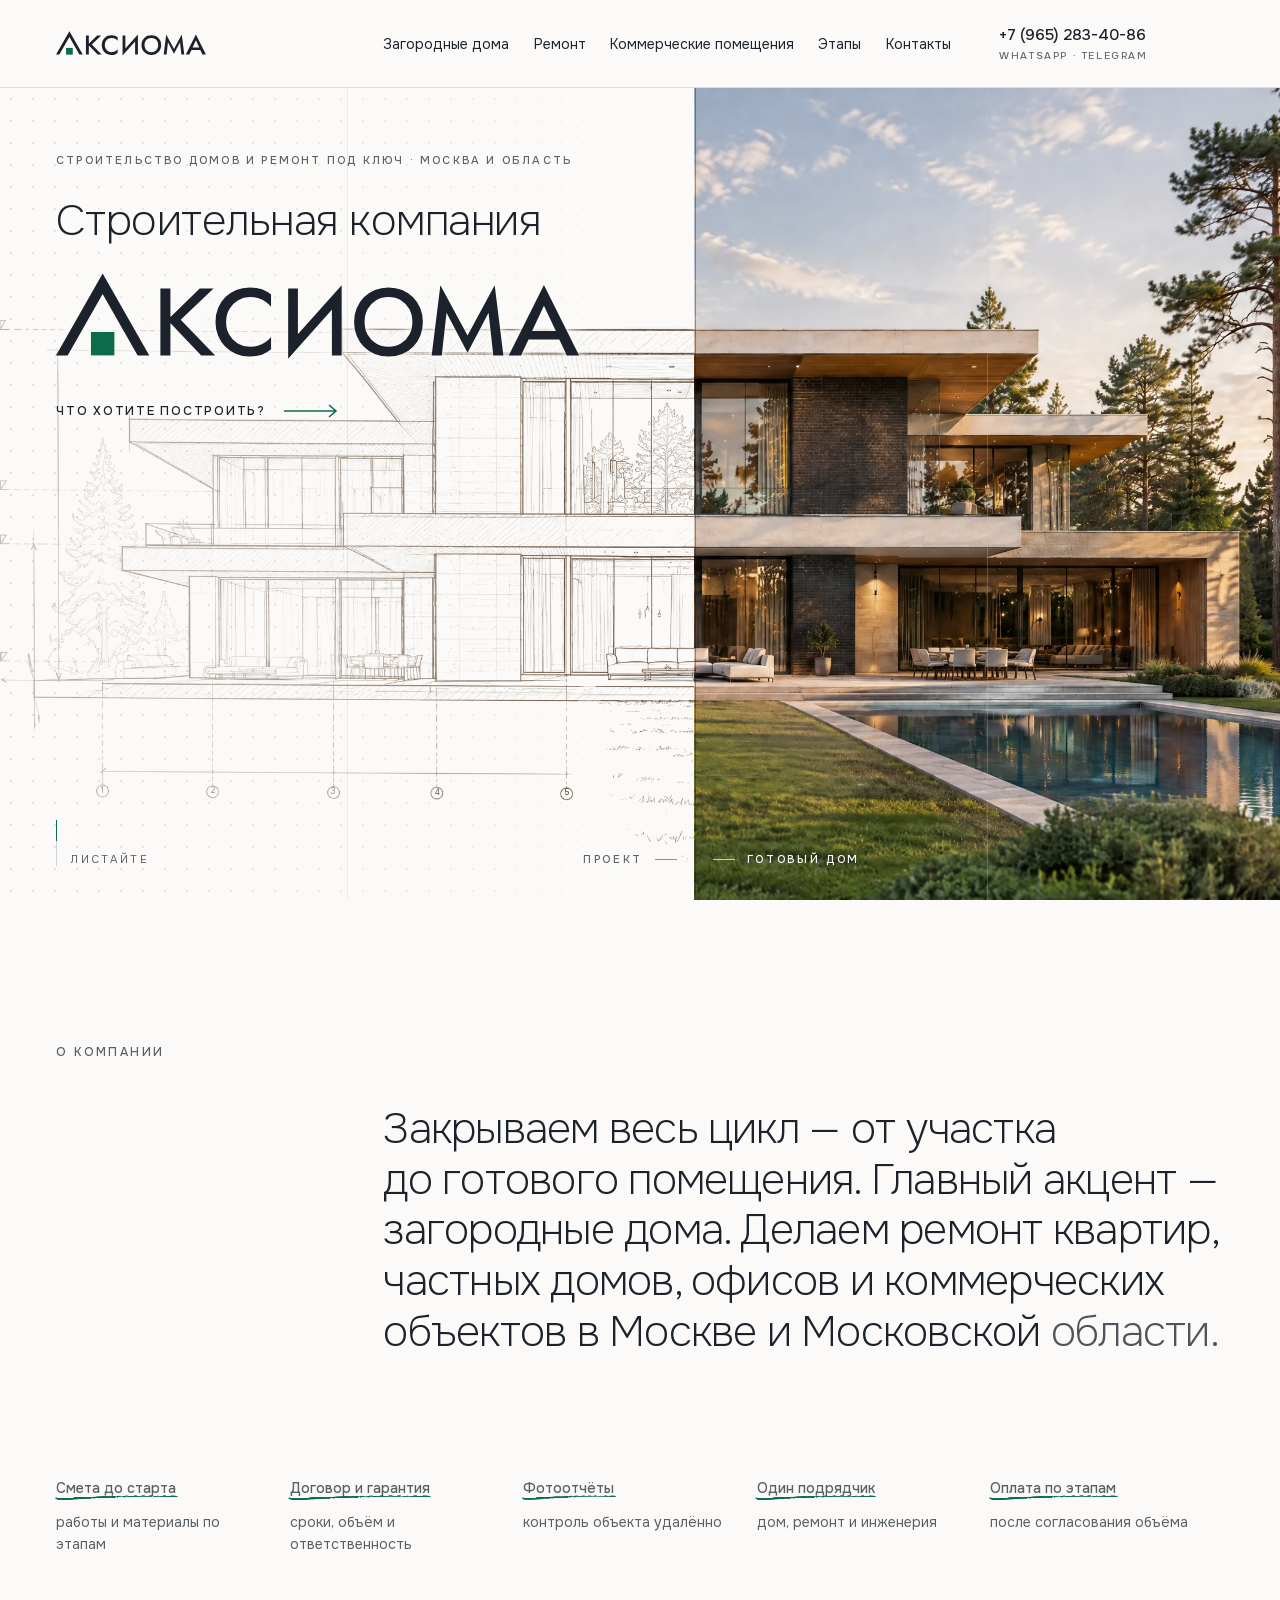
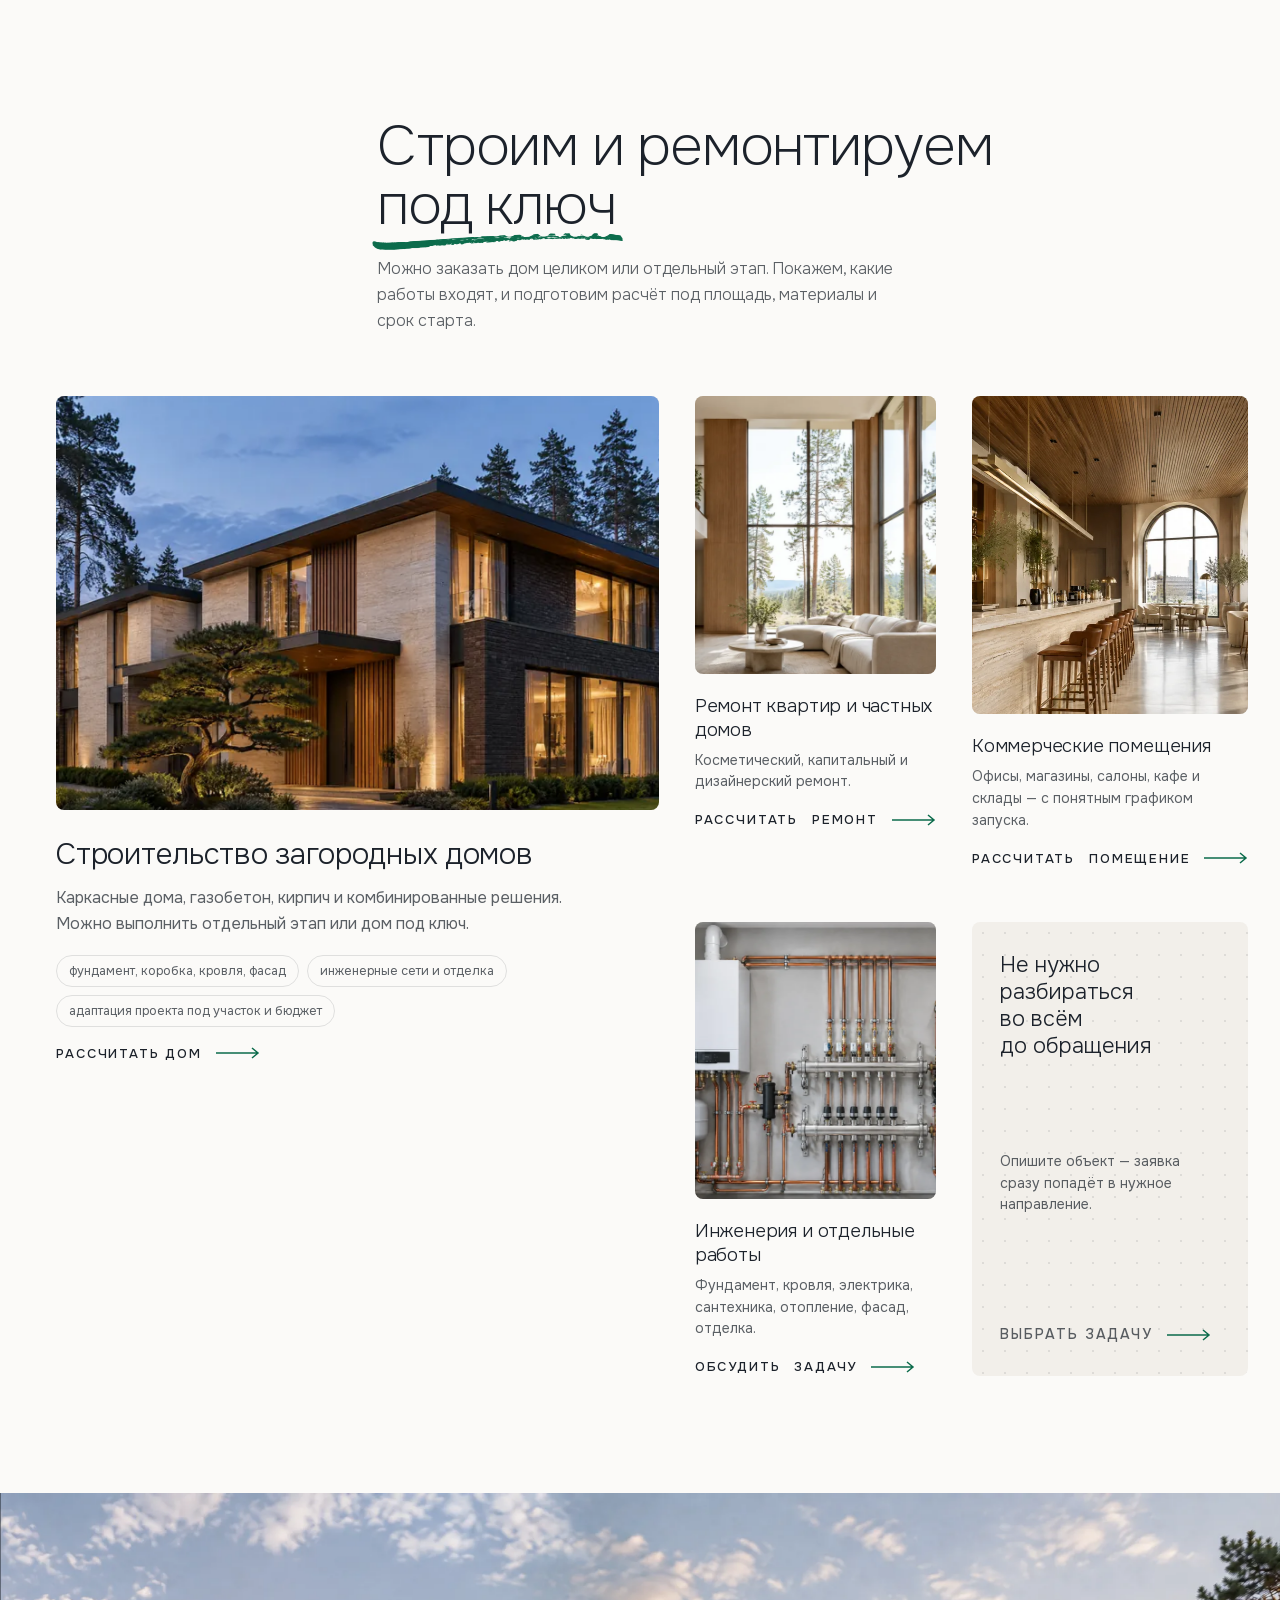
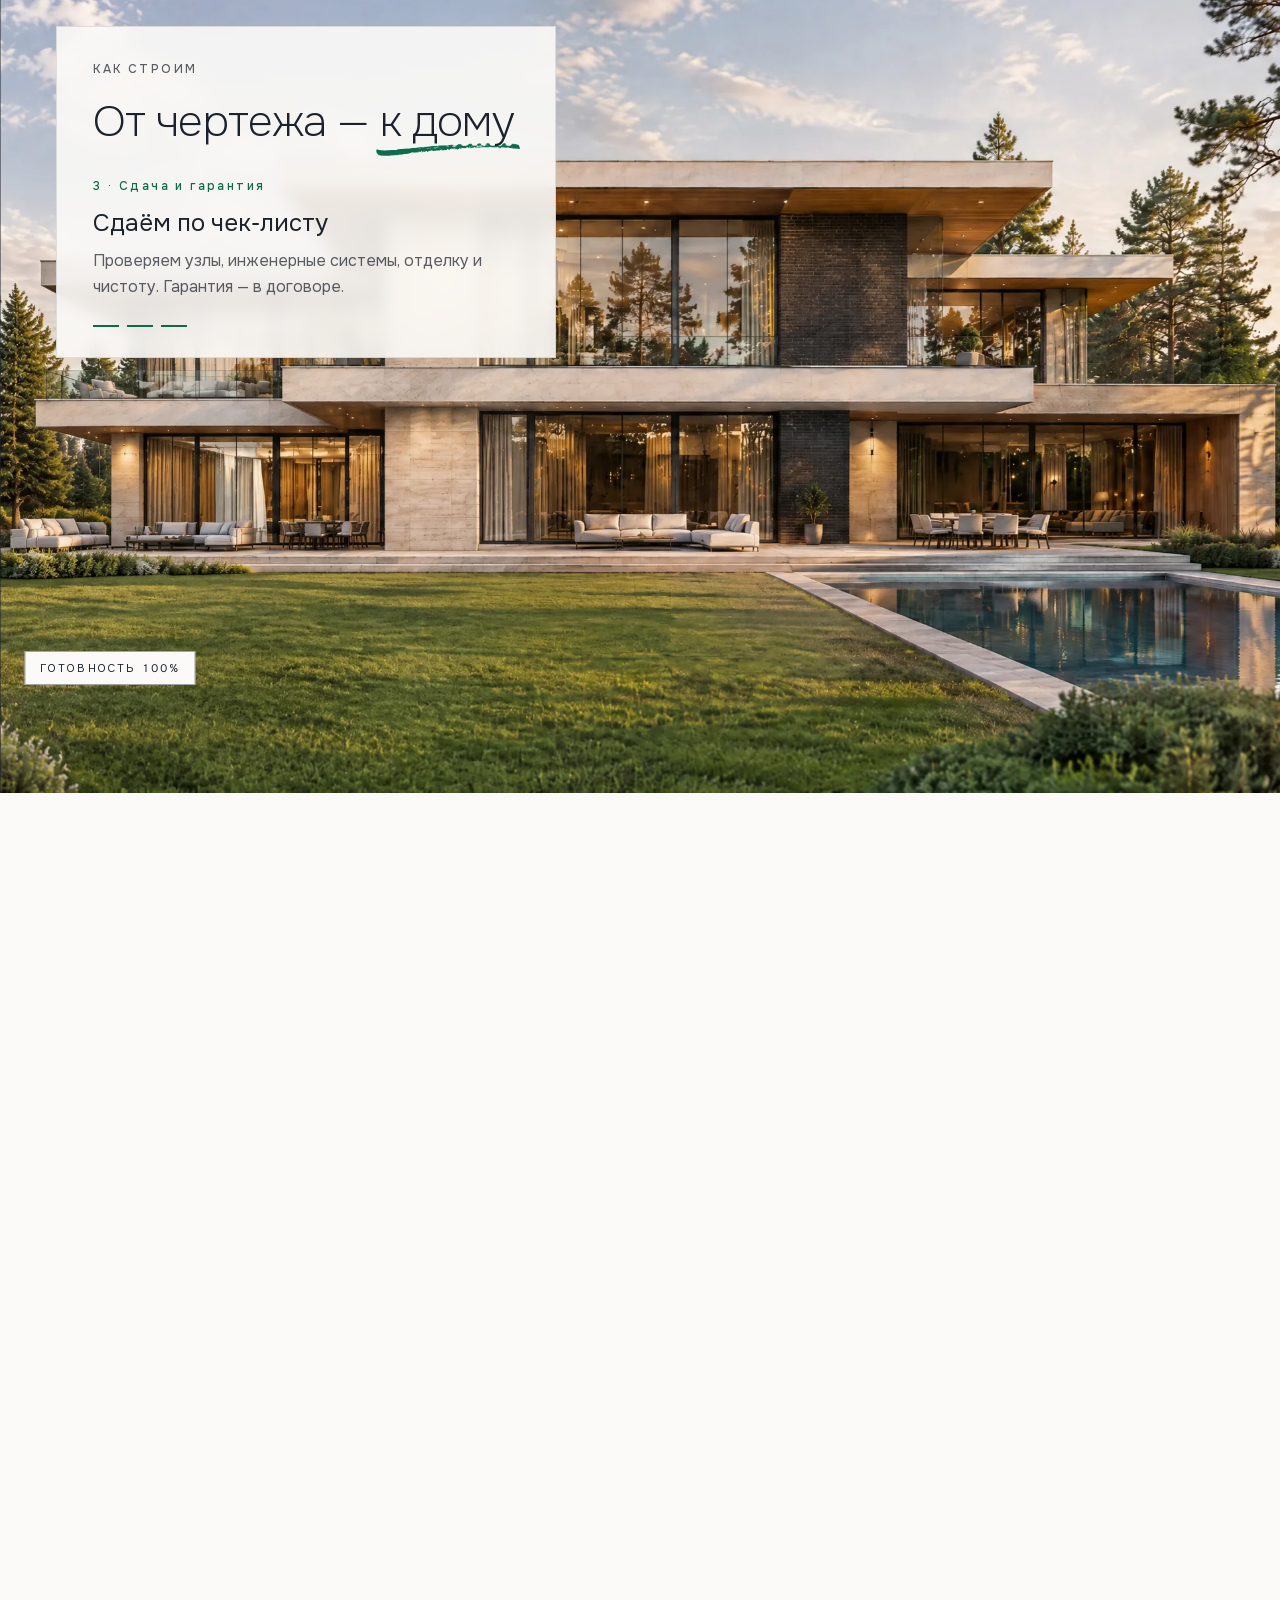
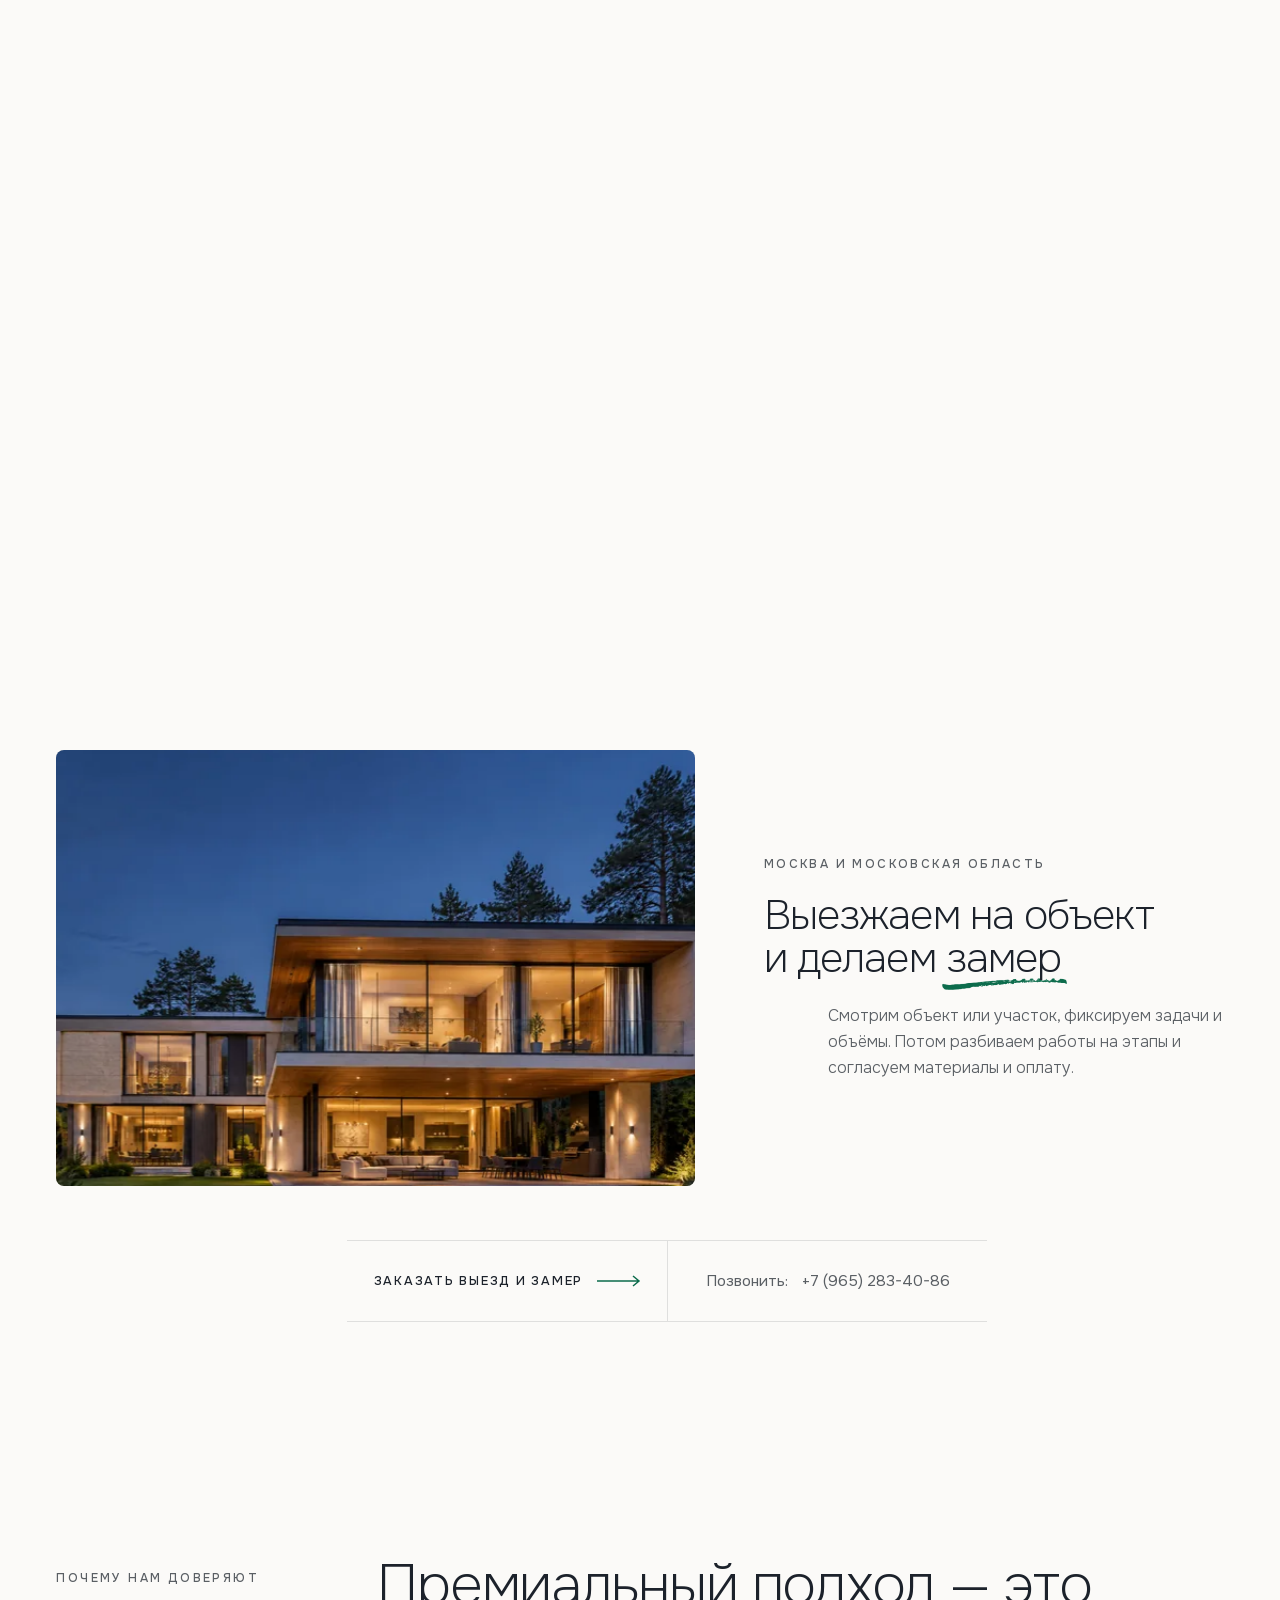
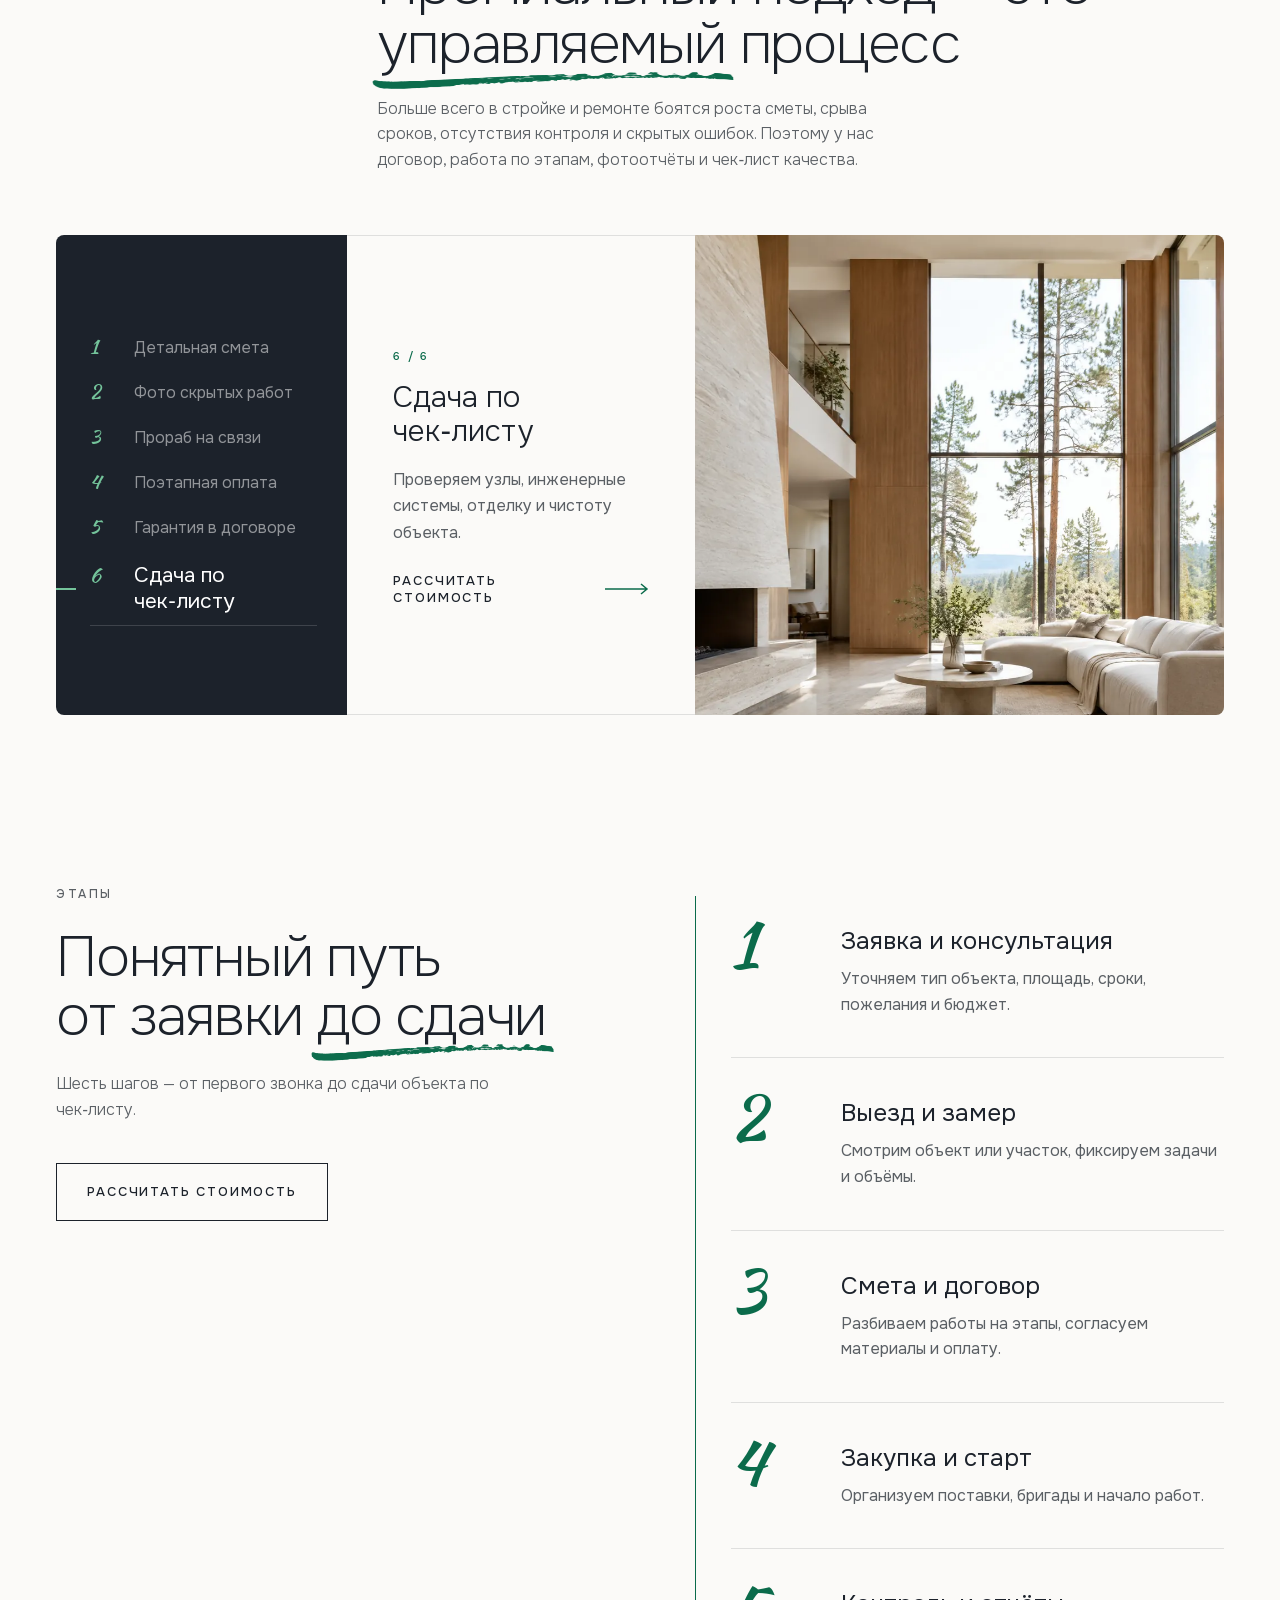
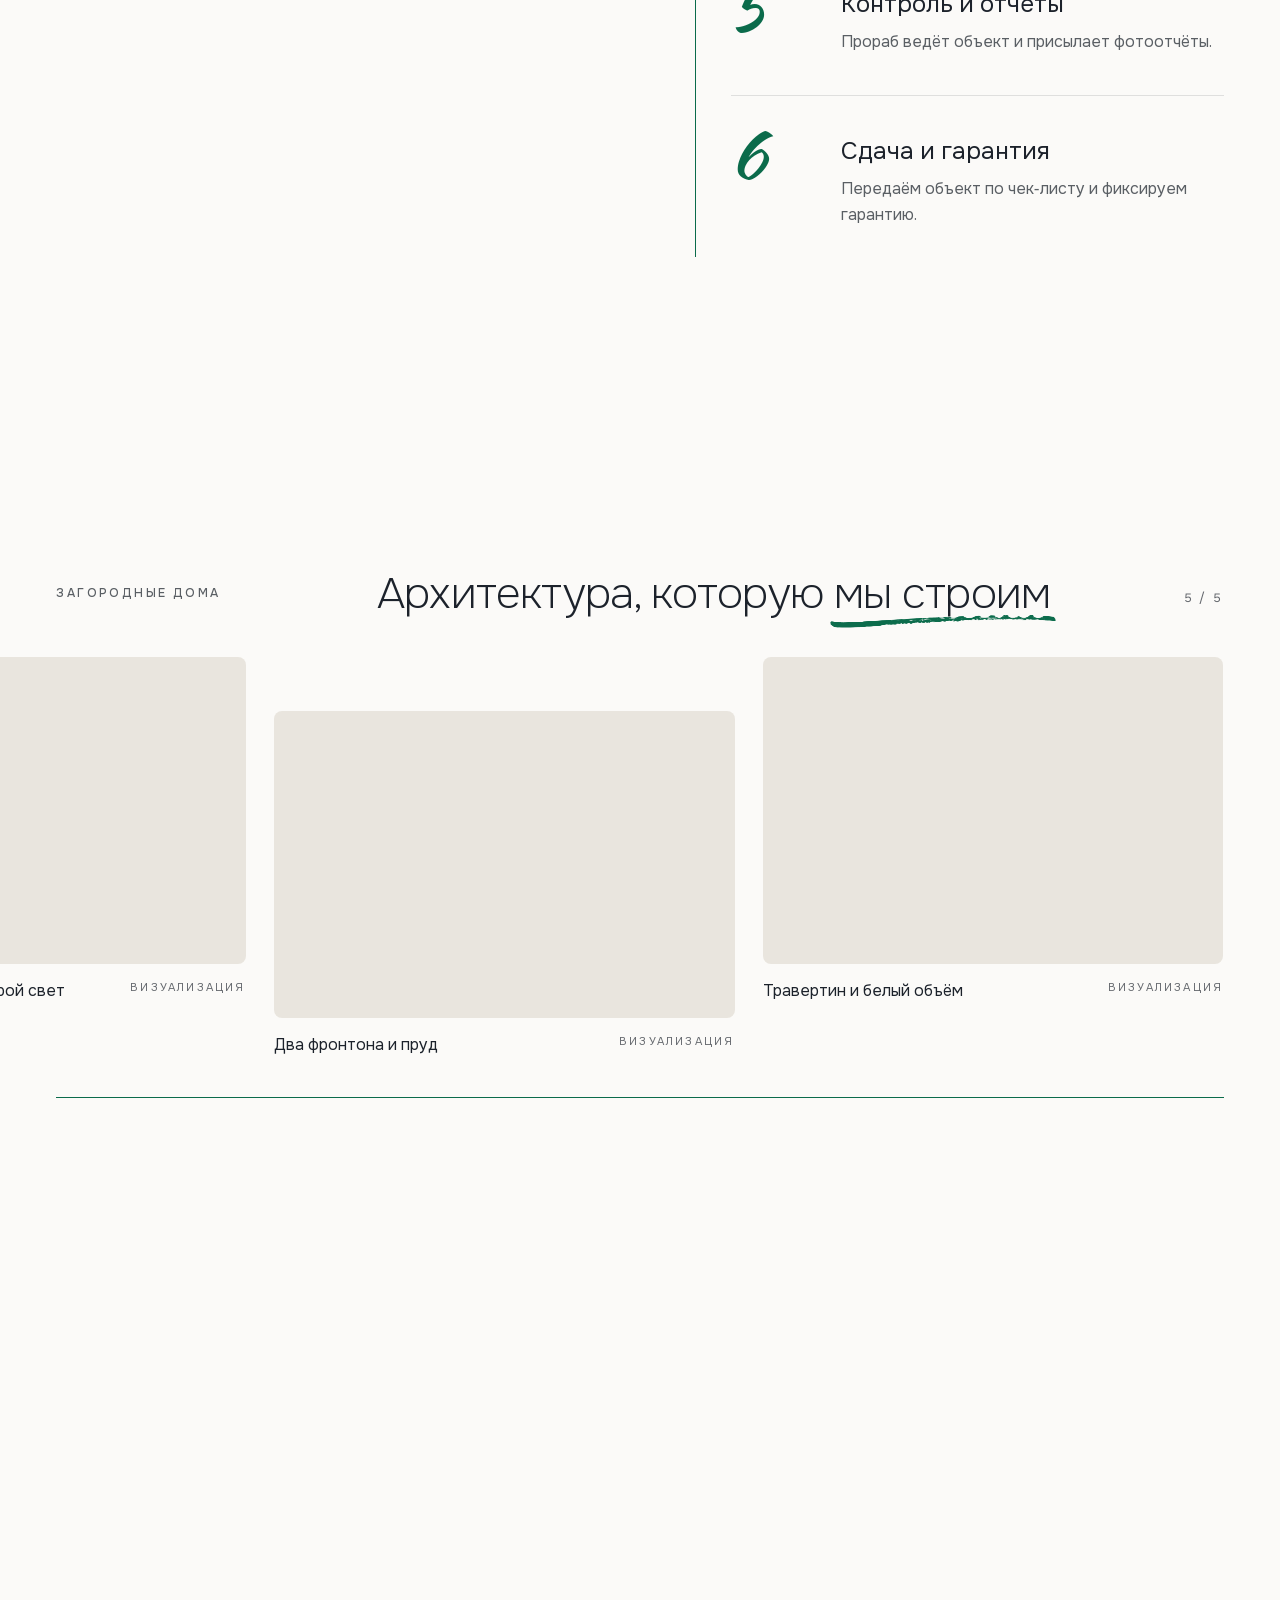
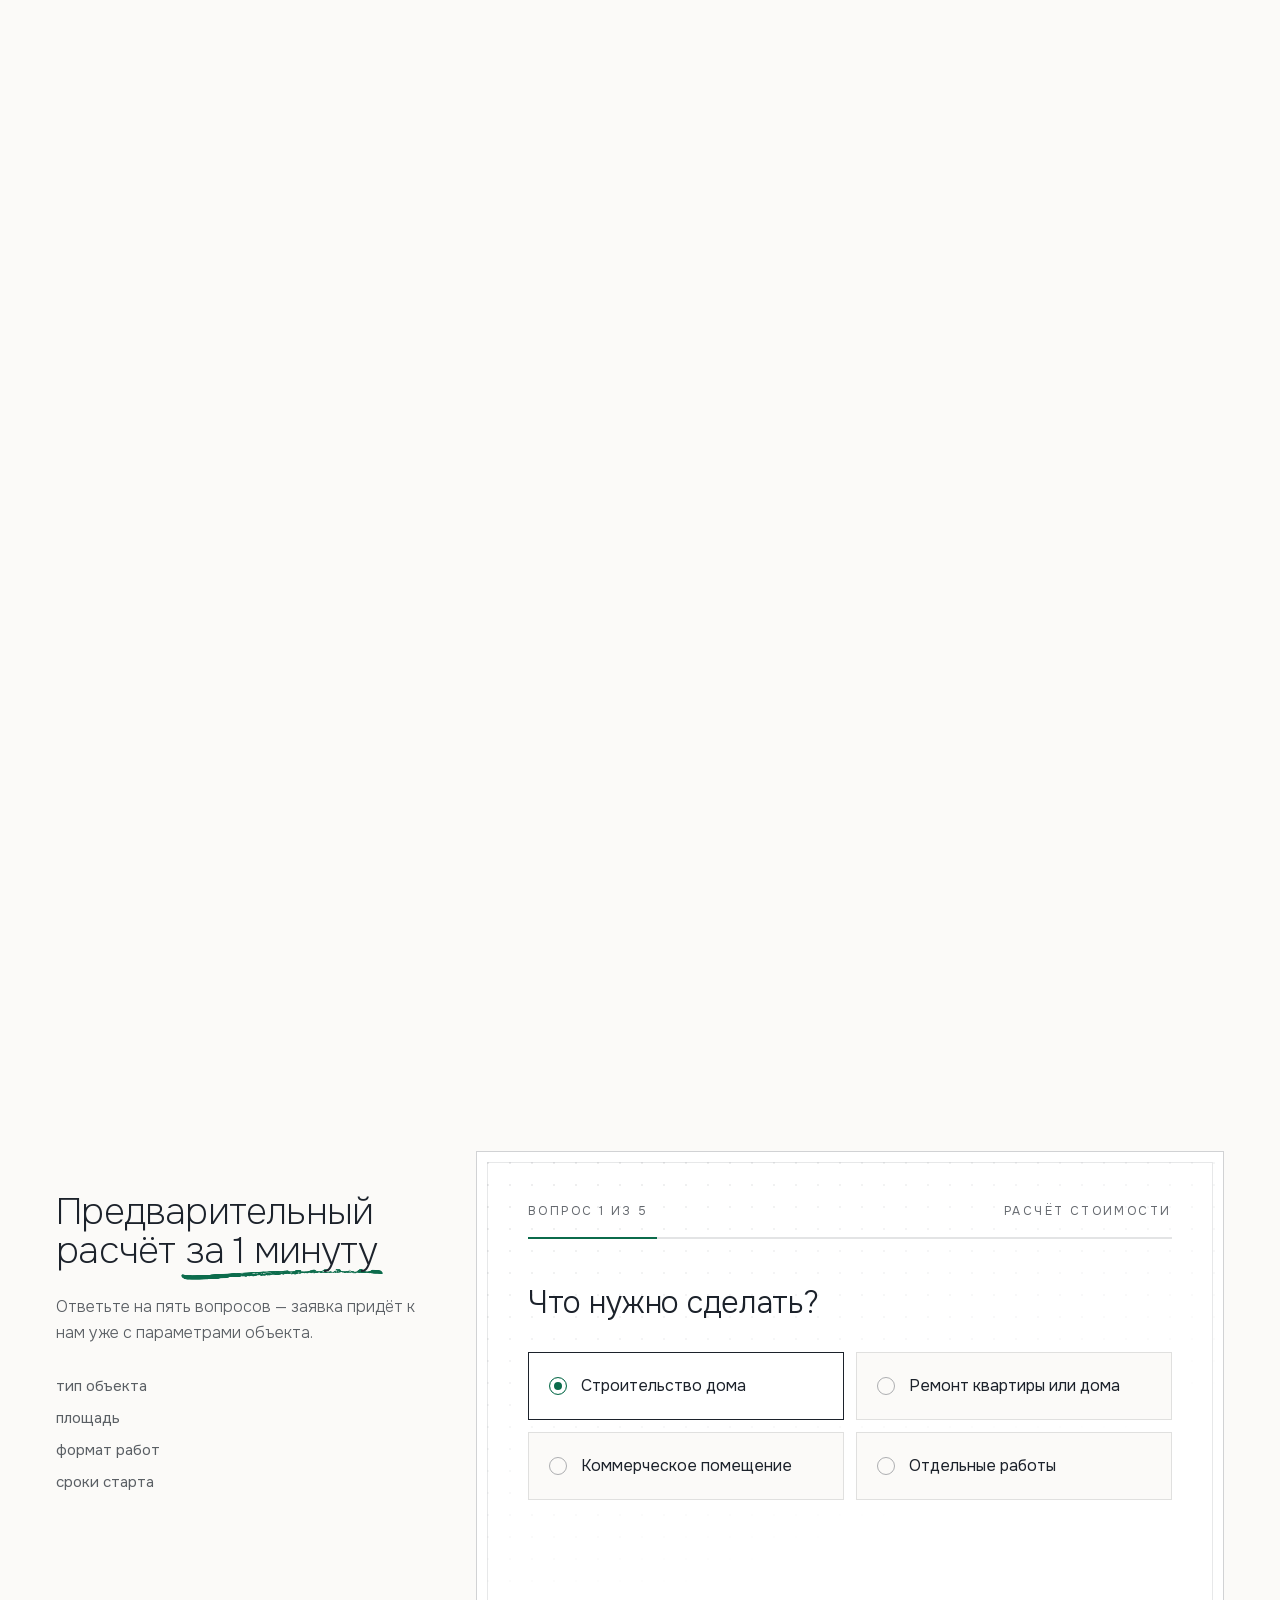
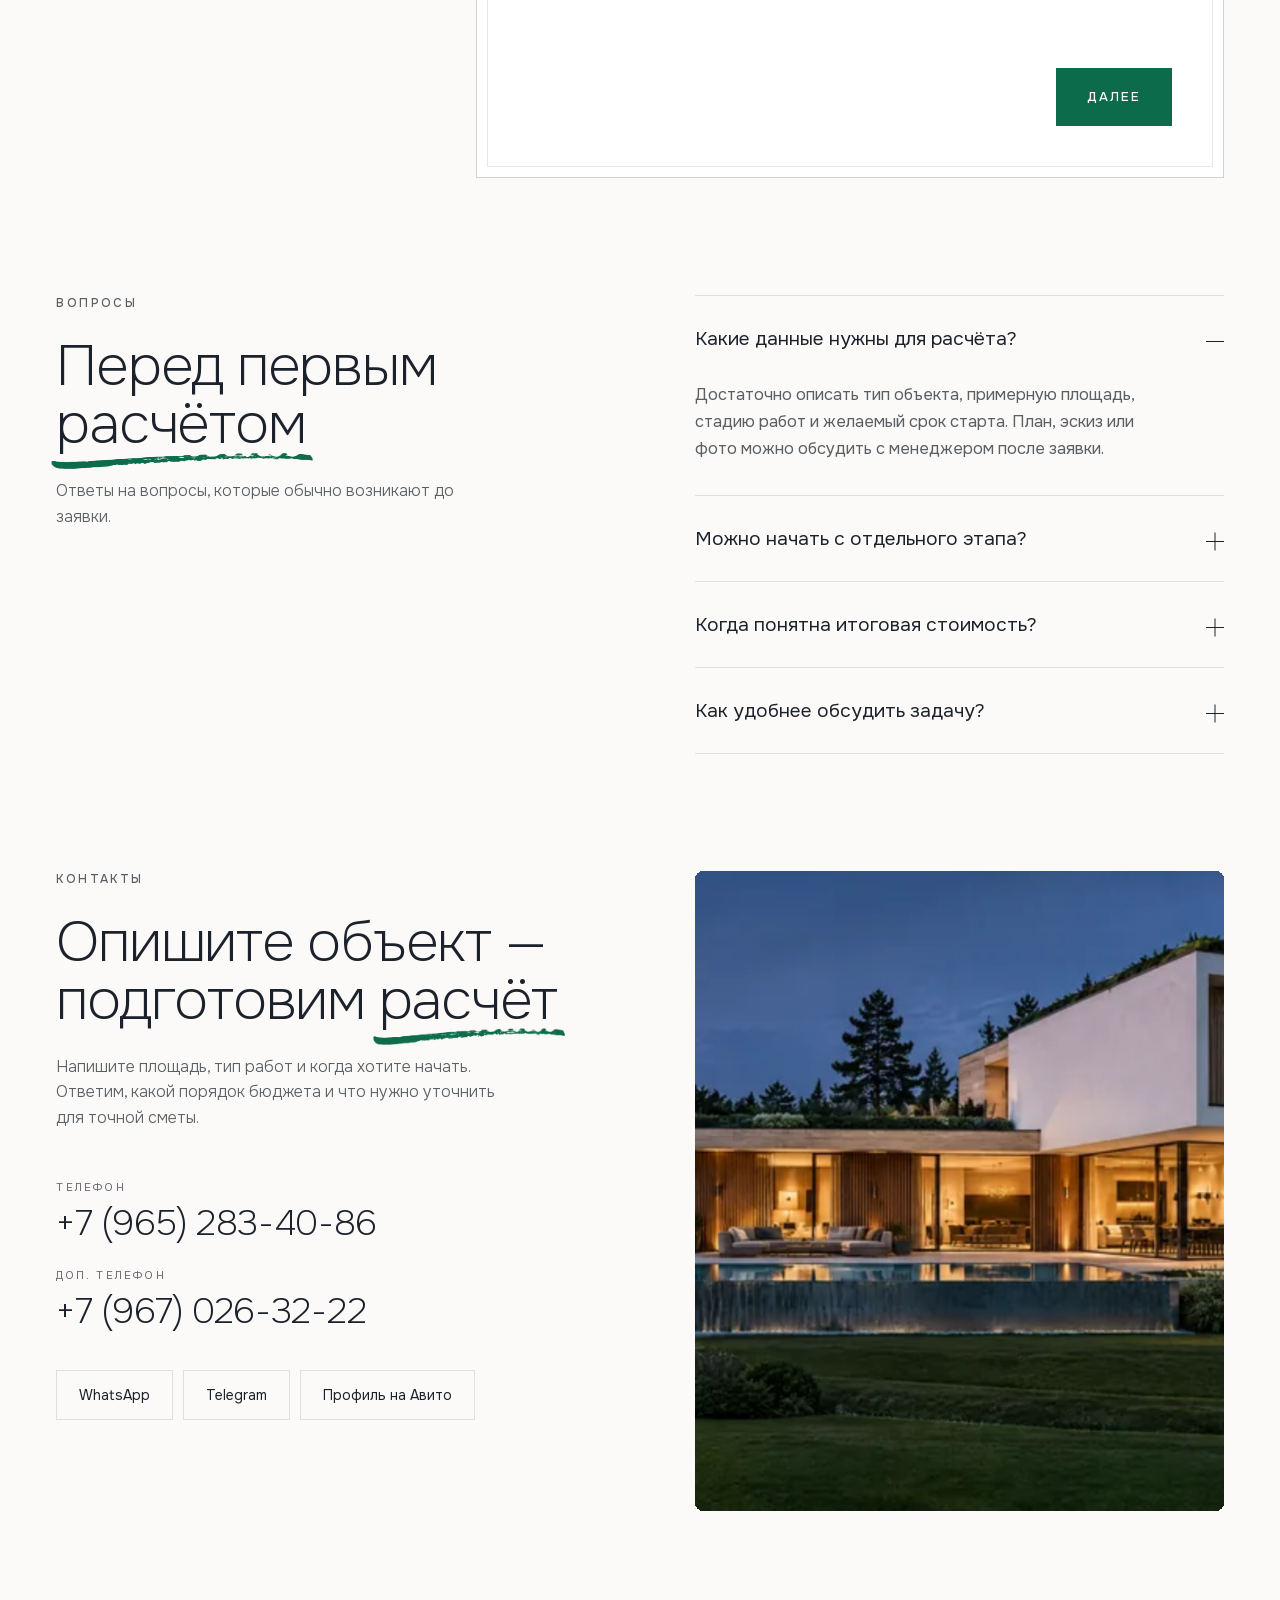
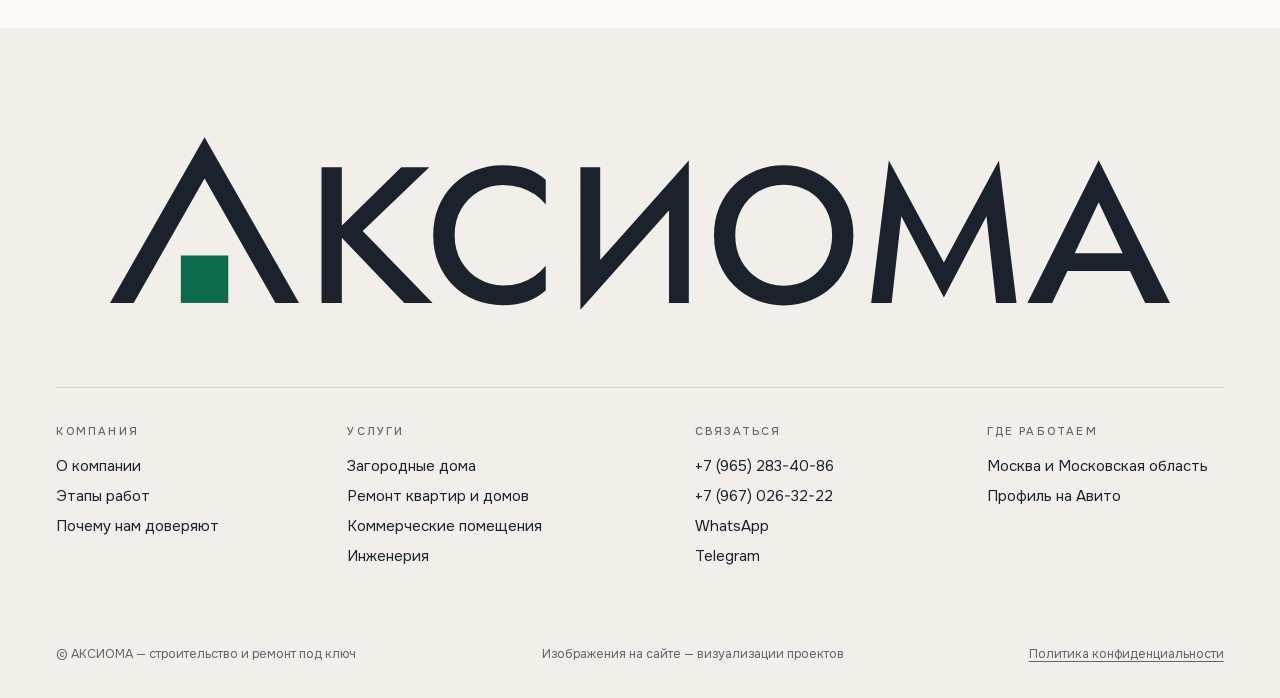
<file: novaya/index.html>
<!doctype html>
<html lang="ru">
<head>
<meta charset="utf-8">
<meta name="viewport" content="width=device-width, initial-scale=1">
<meta name="robots" content="noindex, nofollow">
<meta http-equiv="Content-Security-Policy" content="default-src 'none'; script-src 'self' 'sha256-RW7K+xqyxdh026Ag/aU0Ol1ZvCbk3kY/qt/efb5cV8k='; style-src 'self' 'unsafe-inline'; img-src 'self' data:; font-src 'self' data:; connect-src 'self'; base-uri 'none'; form-action 'none'; object-src 'none'">
<meta name="referrer" content="strict-origin-when-cross-origin">
<meta name="color-scheme" content="only light">
<script>document.documentElement.classList.add('js','is-loading','draw-wait','photo-wait');document.addEventListener('DOMContentLoaded',function(){if(!window.AX_OK)document.documentElement.classList.remove('js','is-loading','draw-wait','photo-wait')});</script>
<title>Строительство домов и ремонт под ключ в Москве и МО — АКСИОМА</title>
<meta name="description" content="Строительная компания АКСИОМА: загородные дома, ремонт квартир и домов, коммерческие помещения и инженерия в Москве и Московской области. Смета по этапам до старта работ.">
<link rel="icon" href="assets/logo/favicon.svg" type="image/svg+xml">
<link rel="icon" href="assets/logo/favicon-96.png" sizes="96x96" type="image/png">
<link rel="apple-touch-icon" href="assets/logo/apple-touch-icon.png">
<meta name="theme-color" content="#FBFAF8">
<meta property="og:type" content="website">
<meta property="og:site_name" content="АКСИОМА">
<meta property="og:locale" content="ru_RU">
<meta property="og:title" content="Строительство домов и ремонт под ключ в Москве и МО — АКСИОМА">
<meta property="og:description" content="Загородные дома, ремонт квартир и домов, коммерческие помещения и инженерия. Смета по этапам до старта работ.">
<meta property="og:url" content="https://ilyaalyaulu-max.github.io/axioma-maket/novaya/">
<meta property="og:image" content="https://ilyaalyaulu-max.github.io/axioma-maket/novaya/assets/og-1200x630.jpg">
<meta property="og:image:width" content="1200">
<meta property="og:image:height" content="630">
<meta name="twitter:card" content="summary_large_image">
<script type="application/ld+json">{"@context":"https://schema.org","@type":"GeneralContractor","name":"АКСИОМА","description":"Строительство загородных домов и ремонт помещений под ключ","areaServed":"Москва и Московская область","telephone":["+79652834086","+79670263222"],"sameAs":["https://www.avito.ru/brands/i12637135"]}</script>
<link rel="preload" as="font" type="font/woff2" href="assets/fonts/onest-cyr.woff2" crossorigin>
<link rel="preload" as="font" type="font/woff2" href="assets/fonts/onest-lat.woff2" crossorigin>
<link rel="preload" as="image" href="assets/m/house-photo-m.webp" fetchpriority="high" media="(max-width: 760px) and (orientation: portrait)">
<link rel="preload" as="image" href="assets/m/drawing-sepia-m.webp" media="(max-width: 760px) and (orientation: portrait)">
<link rel="preload" as="image" href="assets/house-photo-2400.webp" fetchpriority="high" media="not all and (max-width: 760px) and (orientation: portrait)">
<script src="sait.js" defer></script>
<style>
@font-face{font-family:'Onest';font-style:normal;font-weight:200 600;font-display:swap;src:url(assets/fonts/onest-cyr.woff2) format('woff2');unicode-range:U+0301,U+0400-045F,U+0490-0491,U+04B0-04B1,U+2116}
@font-face{font-family:'Onest';font-style:normal;font-weight:200 600;font-display:swap;src:url(assets/fonts/onest-lat.woff2) format('woff2');unicode-range:U+0000-00FF,U+0131,U+0152-0153,U+02BB-02BC,U+02C6,U+02DA,U+02DC,U+0304,U+0308,U+0329,U+2000-206F,U+20AC,U+2122,U+2191,U+2193,U+2212,U+2215,U+FEFF,U+FFFD}
@font-face{font-family:'Onest';font-style:normal;font-weight:200 600;font-display:swap;src:url(assets/fonts/onest-latext.woff2) format('woff2');unicode-range:U+0100-02BA,U+02BD-02C5,U+02C7-02CC,U+02CE-02D7,U+02DD-02FF,U+0304,U+0308,U+0329,U+1D00-1DBF,U+1E00-1E9F,U+1EF2-1EFF,U+2020,U+20A0-20AB,U+20AD-20C0,U+2113,U+2C60-2C7F,U+A720-A7FF}
/* Kaushan Script (SIL OFL 1.1) — только цифры, для номеров этапов */
@font-face{font-family:'Kaushan Script';font-style:normal;font-weight:400;font-display:swap;src:url(assets/fonts/kaushan-digits.woff) format('woff');unicode-range:U+30-39,U+2F,U+B7}
:root{
  --paper:#FBFAF8;
  --stone:#F2EFEA;
  --ink:#1C222B;
  --ink-2:rgba(28,34,43,.72);
  --ink-3:rgba(28,34,43,.68);
  --line-ink:#5E4633;
  --accent:#0B6B4B;  /* изумрудный акцент (27.09: заказчик попросил зелёный вместо красного); 6.3:1 на бумаге */
  --accent-on-dark:#74C49B;  /* тот же зелёный для тёмной панели вкладок (7:1 на --ink) */
  --err:#A33A2B;
  --rule:rgba(28,34,43,.12);
  --pad:clamp(20px, 4.4vw, 64px);
  --nav:88px;
  --c1:calc(var(--vw, 1vw) * 27.14);  /* линии сетки = оси дома в шапке; --vw — сотая ширины без полосы прокрутки (ставит скрипт) */
  --c2:calc(var(--vw, 1vw) * 54.28);
  --c3:calc(var(--vw, 1vw) * 77.14);
  --ease:cubic-bezier(.16,1,.3,1);
  --ar:1.76842;
  --sx:.5428;
  color-scheme:only light;
}
*{box-sizing:border-box;margin:0;padding:0}
html{background:var(--paper);-webkit-text-size-adjust:100%;text-size-adjust:100%;scroll-padding-top:calc(var(--nav) + 16px)}
body{color:var(--ink);font-family:'Onest',system-ui,sans-serif;-webkit-font-smoothing:antialiased;text-rendering:optimizeLegibility;background:var(--paper);overflow-x:hidden}
a{color:inherit;text-decoration:none}
button{font:inherit;color:inherit;background:none;border:0;cursor:pointer}
img{display:block;max-width:100%}
.sr{position:absolute;width:1px;height:1px;overflow:hidden;clip:rect(0 0 0 0);white-space:nowrap}
.menu-open,.menu-open body{overflow:hidden}

/* клавиатура: видимый фокус и «к содержанию» */
:focus-visible{outline:2px solid var(--accent);outline-offset:3px}
.skip{position:fixed;left:12px;top:-100px;z-index:60;background:var(--ink);color:#fff;padding:12px 18px;font-size:14px}
.skip:focus{top:12px}

/* ───── глобальные линии сетки (как «полоски» у Turner) ───── */
.glines{position:fixed;inset:0;pointer-events:none;z-index:3}
.glines i{position:absolute;top:0;bottom:0;width:1px;background:rgba(28,34,43,.07)}
.glines i:nth-child(1){left:var(--c1)} .glines i:nth-child(2){left:var(--c2)} .glines i:nth-child(3){left:var(--c3)}


/* ───── навигация ───── */
.nav{position:fixed;left:0;right:0;top:0;height:var(--nav);z-index:30;display:flex;align-items:center;padding:0 var(--pad);
  background:var(--paper);border-bottom:1px solid var(--rule);transition:transform .6s var(--ease), height .5s var(--ease)}
.nav.is-compact{height:68px}
.nav.is-hidden{transform:translateY(-101%)}
.menu-open .nav{transform:none}
.nav:has(:focus-visible){transform:none}
@supports not selector(:has(*)){ .nav:focus-within{transform:none} }
.logo{display:flex;align-items:center;padding:10px 0}
/* логотип «Фронтон» (28.09, по просьбе заказчика): крыша-«А» и зелёное окно; нарисован вектором — assets/logo/ */
.logo-mark{display:block;height:auto;color:var(--ink);overflow:visible}
.logo-mark .logo-sq{fill:var(--accent)}
.logo .logo-mark{width:150px}
.links{position:absolute;left:calc(var(--c1) + 36px);display:flex;gap:clamp(16px, 1.9vw, 30px);font-size:clamp(13px, 1.1vw, 14.5px)}
.links a{position:relative;padding:6px 0}
.links a::after{content:"";position:absolute;left:0;right:100%;bottom:0;height:1px;background:var(--accent);transition:right .5s var(--ease)}
.nav-right{position:absolute;right:var(--pad);top:0;height:100%;display:flex;align-items:center;gap:30px}
.phone{font-size:15.5px;font-weight:500}
.phone small{display:block;font-size:10px;letter-spacing:.16em;text-transform:uppercase;color:var(--ink-3);margin-top:4px}
.call{display:none;width:44px;height:44px;align-items:center;justify-content:center;border:1px solid var(--rule);border-radius:50%}
.call svg{width:18px;height:18px}
.burger{--bh:15px;position:relative;width:46px;height:44px;display:flex;flex-direction:column;justify-content:center;gap:calc((var(--bh) - 4px) / 3)}  /* 4 полоски как было; зона нажатия 44 px */
.burger span{display:block;height:1px;background:var(--ink);transition:transform .5s var(--ease), opacity .3s}
.menu-open .burger span:nth-child(1){transform:translateY(calc((var(--bh) - 1px) / 2)) rotate(45deg)}
.menu-open .burger span:nth-child(2),.menu-open .burger span:nth-child(3){opacity:0}
.menu-open .burger span:nth-child(4){transform:translateY(calc((1px - var(--bh)) / 2)) rotate(-45deg)}

/* ───── меню (открывается кнопкой с полосками) ───── */
.menu{position:fixed;inset:0;z-index:25;background:var(--paper);display:flex;flex-direction:column;justify-content:space-between;gap:36px;
  padding:calc(var(--nav) + 4vh) var(--pad) calc(28px + env(safe-area-inset-bottom, 0px));overflow-y:auto;overscroll-behavior:contain;
  visibility:hidden;opacity:0;transform:translate3d(0,-10px,0);transition:opacity .35s var(--ease), transform .6s var(--ease), visibility 0s linear .6s}
.menu-open .menu{visibility:visible;opacity:1;transform:none;transition:opacity .35s var(--ease), transform .6s var(--ease)}
.menu .dots{-webkit-mask:linear-gradient(165deg, #000, transparent 55%);mask:linear-gradient(165deg, #000, transparent 55%)}
.menu-links{position:relative;display:flex;flex-direction:column}
.menu-links a{display:block;padding:8px 0;font-weight:200;font-size:clamp(28px, 4vw, 46px);line-height:1.12;letter-spacing:-.015em}
.menu-contact{position:relative;display:grid;gap:18px;max-width:440px}
.menu-contact small{display:block;font-size:11.5px;letter-spacing:.16em;text-transform:uppercase;color:var(--ink-3);margin-bottom:6px}
.menu-contact .tel{font-weight:200;font-size:clamp(28px, 3vw, 40px);letter-spacing:-.01em}
.menu-contact .row{display:grid;grid-template-columns:1fr 1fr;gap:10px}
.menu-contact .row a{height:52px;display:flex;align-items:center;justify-content:center;border:1px solid var(--rule);font-size:14.5px}
@media (min-width: 1181px){ .menu-links,.menu-contact{margin-left:calc(var(--c1) - var(--pad) + 36px)} }
@media (min-width: 761px){ .menu{gap:clamp(18px, 4vh, 36px);padding-top:calc(var(--nav) + 2.5vh)} .menu-links a{font-size:clamp(26px, min(4vw, 4.8vh), 46px);padding:clamp(3px, .8vh, 8px) 0} }
@media (max-width: 760px){ .short .menu{padding-top:calc(var(--nav) + 14px);gap:22px} .short .menu-links a{font-size:23px;padding:5px 0} }

/* ───── общие элементы ───── */
.eyebrow{font-size:12px;font-weight:500;letter-spacing:.2em;text-transform:uppercase;color:var(--ink-2);display:flex;align-items:center;gap:14px}
.eyebrow::before{display:none}
.h2{font-weight:200;font-size:clamp(36px, 4.4vw, 72px);line-height:1.04;letter-spacing:-.022em}
.lead{font-size:clamp(16px, 1.25vw, 19px);line-height:1.6;color:var(--ink-2);font-weight:300}
.brush{position:relative;white-space:nowrap;z-index:0}
.brush::after{content:"";position:absolute;z-index:-1;left:-.1em;right:-.14em;bottom:-.16em;height:.3em;background:var(--accent);
  -webkit-mask:url(assets/brush-line.webp) 0 0/100% 100% no-repeat;mask:url(assets/brush-line.webp) 0 0/100% 100% no-repeat}
.js .brush::after{clip-path:inset(0 100% 0 0);transition:clip-path 1.3s var(--ease) .35s}
.js .is-in .brush::after,.js .brush.is-in::after{clip-path:inset(0 0 0 0)}
.more{display:inline-flex;align-items:center;gap:14px;font-size:13px;font-weight:500;letter-spacing:.14em;text-transform:uppercase}
.more svg{color:var(--accent);width:44px;height:12px;overflow:visible;transition:transform .6s var(--ease)}
.btn{display:inline-flex;align-items:center;justify-content:center;gap:14px;height:58px;padding:0 30px;border:1px solid var(--ink);font-size:13px;font-weight:500;letter-spacing:.14em;text-transform:uppercase;transition:background .4s, color .4s, border-color .4s, transform .2s}
.btn--accent{background:var(--accent);border-color:var(--accent);color:#fff}
.btn:active{transform:scale(.985)}
section{position:relative}
.sec{padding:clamp(90px, 13vh, 160px) var(--pad)}
.sec--tight-a{padding-top:clamp(30px, 5vh, 70px)}
.sec--tight-b{padding-top:clamp(40px, 6vh, 80px)}
.sec--flush{padding-top:0}

/* появление при прокрутке (только если скрипт работает — без него всё видно сразу) */
.js [data-reveal]{opacity:0;transform:translate3d(0,28px,0);transition:opacity .8s var(--ease), transform 1s var(--ease);transition-delay:calc(var(--i, 0) * 150ms)}
.js [data-reveal="left"]{transform:translate3d(-28px,0,0)}
.js [data-reveal].is-in{opacity:1;transform:none}
/* картинка внутри рамки едет при прокрутке */
.pimg{position:relative;overflow:hidden;background:#e9e5de}
.pimg img{position:absolute;left:0;top:-14%;width:100%;height:128%;object-fit:cover;will-change:translate,scale;translate:0 var(--py,0);scale:var(--ps,1.02);transition:scale 1.4s var(--ease)}

/* ───── 1. ШАПКА ───── */
.hero{height:100vh;min-height:640px;overflow:hidden;container-type:size;background:var(--paper);isolation:isolate;--seam:54.28cqw}
.hero .title{--u:max(30px, min(3.35cqw, 5.4cqh))}
.hero .frame{
  --W:max(100cqw, calc((100cqh - var(--nav)) * var(--ar)));
  --H:calc(var(--W) / var(--ar));
  --L:clamp(calc(100cqw - var(--W)), calc(var(--seam) - var(--sx) * var(--W)), 0px);
  position:absolute;width:var(--W);height:var(--H);left:var(--L);top:calc(var(--nav) - .5 * (var(--H) - 100cqh + var(--nav)));
}
.hero .side{position:absolute;inset:0;will-change:transform}
.hero .side--photo{clip-path:inset(var(--nav) 0 0 var(--cut, var(--seam)))}
.hero .side--draw{clip-path:inset(var(--nav) calc(100cqw - var(--cut, var(--seam))) 0 0)}
.frame--photo{background:url(assets/house-photo-2400.webp) 0 0/100% 100% no-repeat}
.frame--draw{background:var(--line-ink);-webkit-mask:url(assets/drawing-lines-2400.webp) 0 0/100% 100% no-repeat;mask:url(assets/drawing-lines-2400.webp) 0 0/100% 100% no-repeat}
/* телефон: вырезка x 20–88 % из 2400-пиксельных картинок (видна только середина) */
@media (max-width: 760px) and (orientation: portrait){
  .frame--photo{background-image:url(assets/m/house-photo-m.webp);background-size:68% 100%;background-position:62.5% 0}
  .frame--draw{background:url(assets/m/drawing-sepia-m.webp) 62.5% 0/68% 100% no-repeat;-webkit-mask:none;mask:none}
}
.hero .fade{position:absolute;inset:0;
  -webkit-mask:linear-gradient(90deg, rgba(0,0,0,.42) 0, rgba(0,0,0,.55) 26cqw, rgba(0,0,0,.85) 40cqw, #000 48cqw);
          mask:linear-gradient(90deg, rgba(0,0,0,.42) 0, rgba(0,0,0,.55) 26cqw, rgba(0,0,0,.85) 40cqw, #000 48cqw)}
.dots{position:absolute;inset:0;background:radial-gradient(circle, rgba(28,34,43,.12) .9px, transparent 1.3px) 0 0/22px 22px}
.hero .dots{-webkit-mask:linear-gradient(90deg, #000 0, rgba(0,0,0,.5) 35cqw, transparent 54cqw);mask:linear-gradient(90deg, #000 0, rgba(0,0,0,.5) 35cqw, transparent 54cqw)}
.frame--marks b{position:absolute;transform:translate(-50%,-50%);font-weight:500;font-size:calc(var(--H) * .0104);line-height:1;color:var(--line-ink)}
.hero .hgrid{position:absolute;inset:0;pointer-events:none;z-index:4}
.hero .hgrid i{position:absolute;top:var(--nav);bottom:0;width:1px}
.hero .hgrid .g2{left:var(--cut, var(--seam));background:rgba(28,34,43,.35)}
.hero .hgrid .g3{left:77.14cqw;background:rgba(255,255,255,.22)}

.hero .title{position:absolute;z-index:5;left:var(--pad);top:calc(var(--nav) + 7.2cqh);will-change:transform}
.hero h1.eyebrow{font-size:max(11px, calc(var(--u) * .25))}
.hero .display{font-weight:200;margin-top:3.4cqh}
.hero .display .thin{display:block;font-size:var(--u);line-height:1.05;letter-spacing:-.012em;text-shadow:0 0 4px var(--paper),0 0 10px var(--paper)}
.logo-big{position:relative;display:block;width:calc(var(--u) * 12.2);margin:3.4cqh 0 1.2cqh;will-change:transform}
.logo-big .logo-mark{width:100%;filter:drop-shadow(0 0 3px var(--paper)) drop-shadow(0 0 8px var(--paper))}   /* бумажный ореол — читается поверх линий чертежа */
.hero .cta{display:inline-flex;align-items:center;gap:18px;margin-top:3.2cqh;font-size:max(12.5px, calc(var(--u) * .29));font-weight:500;letter-spacing:.14em;text-transform:uppercase;padding:6px 0;text-shadow:0 0 4px var(--paper),0 0 10px var(--paper),0 0 18px var(--paper)}
.hero .cta svg{filter:drop-shadow(0 0 4px var(--paper))}
.hero .cta svg{color:var(--accent);width:54px;height:14px;overflow:visible;transition:transform .6s var(--ease)}
.seam-tag{position:absolute;z-index:5;bottom:calc(var(--vh-cut, 0px) + 34px);font-size:11px;font-weight:500;letter-spacing:.24em;text-transform:uppercase;display:flex;align-items:center;gap:12px}
.hero .seam-tag--l{right:calc(100cqw - var(--cut, var(--seam)) + 18px);color:rgba(28,34,43,.7);text-shadow:0 0 6px var(--paper),0 0 12px var(--paper)}
.hero .seam-tag--r{left:calc(var(--cut, var(--seam)) + 18px);color:#fff;text-shadow:0 1px 12px rgba(0,0,0,.45)}
.seam-tag--l::after,.seam-tag--r::before{content:"";width:22px;height:1px;background:currentColor;opacity:.7}
.hero .seam-tag--l::after{box-shadow:0 0 0 3px var(--paper)}
.scroll-hint{position:absolute;z-index:5;left:var(--pad);bottom:calc(var(--vh-cut, 0px) + 34px);display:flex;align-items:flex-end;gap:14px;font-size:11px;letter-spacing:.24em;text-transform:uppercase;color:var(--ink-2)}
.scroll-hint i{position:relative;display:block;width:1px;height:46px;background:rgba(28,34,43,.18);overflow:hidden}
.scroll-hint i::after{content:"";position:absolute;left:0;top:0;width:100%;height:45%;background:var(--accent);animation:drip 2.4s var(--ease) infinite}
@keyframes drip{0%{transform:translateY(-100%)}60%,100%{transform:translateY(230%)}}

/* загрузка шапки: надпись проявляется, когда готовы шрифт и «Аксиома»; чертёж — когда загружен;
   дом «достраивается» справа только когда фото уже загружено и раскодировано (раньше ждали все картинки страницы) */
.hero .side--draw{transition:opacity 1.1s var(--ease)}
.draw-wait .hero .side--draw{opacity:0}
.hero .seam-tag,.hero .hgrid{transition:filter 1.1s var(--ease)}
.draw-wait .hero .seam-tag--l,.draw-wait .hero .hgrid,.photo-wait .hero .seam-tag--r{filter:opacity(0)}
.hero .side--photo{transition:clip-path 1.6s var(--ease) .15s}
.is-ready .hero .side--photo{transition:none}
.photo-wait .hero .side--photo{clip-path:inset(var(--nav) 0 0 100cqw)}
.hero .title > *{transition:opacity 1.2s var(--ease), transform 1.4s var(--ease)}
.is-loading .hero .title > *{opacity:0;transform:translate3d(0,40px,0)}
.hero .title > :nth-child(2){transition-delay:.12s} .hero .title > :nth-child(3){transition-delay:.5s}
/* зелёное «окно» в крыше загорается чуть позже букв */
.logo-big .logo-sq{transform-box:fill-box;transform-origin:50% 100%;transition:opacity .8s var(--ease) .45s, transform .9s var(--ease) .45s}
.is-loading .logo-big .logo-sq{opacity:0;transform:scale(.3)}


/* ───── 2. О КОМПАНИИ ───── */
.intro{padding-top:clamp(110px, 16vh, 190px)}
.intro .eyebrow{margin-bottom:44px}
.manifest{font-weight:200;font-size:clamp(30px, 3.3vw, 54px);line-height:1.2;letter-spacing:-.018em;max-width:calc(var(--vw, 1vw) * 100 - var(--c1) - var(--pad));margin-left:calc(var(--c1) - var(--pad) + 36px)}
.manifest .w{transition:opacity .25s linear;opacity:var(--o,.16)}
.standards{margin-top:clamp(70px, 10vh, 120px);display:grid;grid-template-columns:repeat(5,1fr)}
.standards div{padding:30px 24px 0 0}
.standards b{display:block;font-weight:500;font-size:17px;margin-bottom:12px}
.standards span{font-size:14px;color:var(--ink-2);line-height:1.5}
.brush--sm::after{bottom:-.2em;height:.36em}
.js .brush--sm::after{transition-delay:calc(.35s + var(--i, 0) * 150ms)}

/* заголовок раздела */
.sec-title{display:grid;grid-template-columns:calc(var(--c1) - var(--pad)) 1fr auto;align-items:end;gap:0 30px;margin-bottom:clamp(46px, 7vh, 80px)}
.sec-title .eyebrow{align-self:start;margin-top:14px}
.sec-title .lead{max-width:540px;margin-top:22px}

/* ───── 3. НАПРАВЛЕНИЯ (раскладка как «News & Insights» у Turner) ───── */
.dir{display:grid;grid-template-columns:calc(var(--c2) - var(--pad) - 36px) 1fr;column-gap:36px;align-items:start}
.card{display:block;position:relative}
.card .pimg{border-radius:8px}
.card h3{font-weight:300;letter-spacing:-.01em}
.card .more{margin-top:18px}
.card--big{position:sticky;top:110px}
.card--big .pimg{aspect-ratio:16/11}
.card--big .meta{margin-top:28px}
.card--big h3{font-size:clamp(26px, 2.3vw, 36px);line-height:1.12}
.card--big p{margin-top:14px;font-size:16px;line-height:1.6;color:var(--ink-2);max-width:560px}
.chips{list-style:none;margin-top:18px;display:flex;flex-wrap:wrap;gap:8px}
.chips li{font-size:12.5px;padding:7px 12px;border:1px solid var(--rule);border-radius:40px;color:var(--ink-2)}
.dir-small{display:grid;grid-template-columns:1fr 1fr;gap:54px 36px}
.card--sm .pimg{aspect-ratio:4/4.6}
.card--sm h3{font-size:clamp(18px, 1.45vw, 21px);line-height:1.3;margin-top:20px}
.card--sm p{font-size:14px;line-height:1.55;color:var(--ink-2);margin-top:8px}
.card--cta{display:flex;flex-direction:column;justify-content:space-between;gap:30px;padding:30px 28px;background:var(--stone);border-radius:8px;overflow:hidden}
.card--cta .dots{opacity:.8}
.card--cta b{position:relative;font-weight:300;font-size:clamp(21px, 1.7vw, 26px);line-height:1.25}
.card--cta span{position:relative;font-size:14px;color:var(--ink-2);line-height:1.55}
.card--cta .more{position:relative}

/* ───── 4. ОТ ЧЕРТЕЖА К ДОМУ (закреплённый экран) ───── */
.build{height:calc(var(--vh-l, 100vh) * 2.6);background:var(--paper)}
.build .stage{position:sticky;top:0;height:var(--vh-l, 100vh);overflow:hidden;container-type:size;--seam:100cqw}
.build .frame{--W:max(100cqw, calc(100cqh * var(--ar)));--H:calc(var(--W) / var(--ar));position:absolute;width:var(--W);height:var(--H);left:calc((100cqw - var(--W)) * .62);top:calc((100cqh - var(--H)) / 2);will-change:transform}
.build .side{position:absolute;inset:0;overflow:hidden;will-change:transform}
/* шов едет так: «окно» сдвигается целиком, а картинка внутри — обратно, поэтому стоит на месте (только сдвиги слоёв — телефону легко) */
.build .side--photo{transform:translate3d(var(--seam),0,0)}
.build .side--draw{transform:translate3d(calc(var(--seam) - 100cqw),0,0)}
.build .side--photo > *{--sx0:calc(-1 * var(--seam))}
.build .side--draw > *{--sx0:calc(100cqw - var(--seam))}
.build .side > .dots{transform:translate3d(var(--sx0),0,0)}
.build .side > .frame{transform:translate3d(var(--sx0),0,0) scale(var(--drift, 1))}
.build .seam-line{position:absolute;top:0;bottom:0;left:0;transform:translate3d(var(--seam),0,0);width:1px;background:rgba(28,34,43,.5);z-index:4}
.build .seam-line span{opacity:var(--tag-o,1);transition:opacity .3s;position:absolute;top:auto;bottom:calc(var(--vh-cut, 0px) + max(48px, 12vh));left:0;transform:translate(calc(-50% + var(--tag-dx,0px)),0);background:var(--paper);border:1px solid rgba(28,34,43,.4);padding:9px 14px;font-size:11px;letter-spacing:.2em;text-transform:uppercase;white-space:nowrap;font-variant-numeric:tabular-nums}
.build .copy{position:absolute;z-index:5;left:var(--pad);top:calc(var(--nav) + 5vh);width:min(500px, 40vw);padding:34px 36px 30px;background:rgba(251,250,248,.9);-webkit-backdrop-filter:blur(8px);backdrop-filter:blur(8px);border:1px solid var(--rule)}
.build .copy .h2{font-size:clamp(34px, 3.4vw, 56px);margin-top:22px}
.steps3{margin-top:34px;display:grid}
.steps3 article{grid-area:1/1;opacity:0;transform:translate3d(0,24px,0);transition:opacity .7s var(--ease), transform .9s var(--ease)}
.steps3 article.on{opacity:1;transform:none}
.steps3 b{display:block;font-size:12px;letter-spacing:.2em;color:var(--accent);margin-bottom:14px;font-weight:500}
.steps3 h3{font-weight:400;font-size:24px;margin-bottom:10px}
.steps3 p{font-size:16px;line-height:1.6;color:var(--ink-2)}
.steps3-dots{display:flex;gap:8px;margin-top:26px}
.steps3-dots i{width:26px;height:2px;background:var(--rule);transition:background .4s}
.steps3-dots i.on{background:var(--accent)}

/* ───── 5. МОСКВА И ОБЛАСТЬ (как «Our Work In Your Local Community») ───── */
.local{display:grid;grid-template-columns:calc(var(--c2) - var(--pad)) 1fr;align-items:center}
.local .pimg{aspect-ratio:3/2.05;border-radius:8px}
.local .txt{padding-left:clamp(30px, 5.4vw, 96px)}
.local .txt .h2{font-size:clamp(32px, 3.2vw, 52px);margin-top:22px}
.local .txt .lead{margin-top:24px;max-width:430px;margin-left:clamp(0px, 5vw, 86px)}
.local-row{display:grid;grid-template-columns:1fr 1fr;margin:clamp(40px, 6vh, 70px) 0 0 calc(var(--c1) - var(--pad));width:calc(var(--c3) - var(--c1));border-top:1px solid var(--rule);border-bottom:1px solid var(--rule)}
.local-row a{display:flex;align-items:center;justify-content:center;gap:14px;height:80px;font-size:12.5px;letter-spacing:.14em;text-transform:uppercase;font-weight:500}
.local-row a + a{border-left:1px solid var(--rule);color:var(--ink-2);text-transform:none;letter-spacing:0;font-size:15.5px;font-weight:400}
.local-row svg{color:var(--accent);width:44px;height:12px;overflow:visible;transition:transform .6s var(--ease)}

/* ───── 6. ПОЧЕМУ НАМ ДОВЕРЯЮТ (вкладки как «Our Culture») ───── */
.tabs{display:grid;grid-template-columns:calc(var(--c1) - var(--pad)) calc(var(--c2) - var(--c1)) 1fr;align-items:stretch;min-height:480px}
.tab-list{list-style:none;background:var(--ink);color:#fff;padding:30px 0;border-radius:8px 0 0 8px;display:flex;flex-direction:column;justify-content:center}
.tab-list button{position:relative;display:flex;gap:22px;align-items:baseline;width:100%;padding:12px 30px 12px 34px;text-align:left;color:rgba(255,255,255,.52);font-size:16px;line-height:1.25;transition:color .35s, font-size .45s var(--ease)}
.tab-list button i{font-style:normal;font-family:'Kaushan Script',cursive;font-size:19px;line-height:1;color:var(--accent-on-dark);width:22px;flex:none}
.tab-list button.on{color:#fff;font-size:21px}
.tab-list button.on::before{content:"";position:absolute;left:0;top:50%;width:20px;height:2px;background:var(--accent-on-dark)}
.tab-list :focus-visible{outline-color:var(--accent-on-dark);outline-offset:-3px}
.tab-list .timer{position:absolute;left:34px;right:30px;bottom:0;height:1px;background:rgba(255,255,255,.15)}
.tab-list .timer b{position:absolute;inset:0;background:rgba(255,255,255,.6);transform-origin:0 0;transform:scaleX(0)}
.tabs.run .timer b{animation:tabbar 5.2s linear forwards}
.tabs:has(:focus-visible) .timer b{animation-play-state:paused}
@keyframes tabbar{to{transform:scaleX(1)}}
.tab-list li{position:relative}
.tab-body{display:grid;align-items:center;padding:40px clamp(28px, 3.6vw, 60px);border-top:1px solid var(--rule);border-bottom:1px solid var(--rule)}
.tab-pane{grid-area:1/1;opacity:0;visibility:hidden;transform:translate3d(0,18px,0);transition:opacity .6s var(--ease), transform .9s var(--ease), visibility 0s linear .6s}
.tab-pane.on{opacity:1;visibility:visible;transform:none;transition:opacity .6s var(--ease), transform .9s var(--ease)}
.tab-pane small{font-size:11px;letter-spacing:.2em;text-transform:uppercase;color:var(--accent);font-weight:500}
.tab-pane h3{font-weight:300;font-size:clamp(26px, 2.3vw, 36px);line-height:1.15;margin:16px 0 18px}
.tab-pane p{font-size:16px;line-height:1.65;color:var(--ink-2);max-width:420px}
.tab-pane .more{margin-top:26px}
.tab-img{position:relative;border-radius:0 8px 8px 0;overflow:hidden;min-height:440px}
.tab-img .pimg{position:absolute;inset:0;opacity:0;transition:opacity 1.1s var(--ease)}
.tab-img .pimg.on{opacity:1}
.tab-img .pimg img{transition:scale 6s linear}
.tab-img .pimg.on img{--ps:1.08}

/* ───── 7. ЭТАПЫ ───── */
.stages{display:grid;grid-template-columns:calc(var(--c2) - var(--pad)) 1fr}
.stages .left{position:sticky;top:130px;align-self:start;padding-right:60px}
.stages .left .h2{margin-top:26px}
.stages .left .lead{margin-top:26px;max-width:440px}
.stages .left .btn{margin-top:40px}
.stage-list{position:relative;padding-left:36px}
.stage-list::before{content:"";position:absolute;left:0;top:10px;bottom:10px;width:1px;background:var(--rule)}
.stage-list .fill{position:absolute;left:0;top:10px;width:1px;height:calc(100% - 20px);background:var(--accent);transform-origin:0 0;transform:scaleY(var(--fill,0))}
.stg{display:grid;grid-template-columns:110px 1fr;padding:34px 0 40px;border-bottom:1px solid var(--rule)}
.stg:last-child{border-bottom:0}
.stg .n{font-family:'Kaushan Script',cursive;font-size:62px;line-height:.9;color:var(--accent);opacity:.3;transition:opacity .6s}
.stg.on .n{opacity:1}
.stg h3{font-weight:400;font-size:24px;margin:6px 0 10px}
.stg p{font-size:16px;line-height:1.6;color:var(--ink-2);max-width:460px}

/* ───── 8. КАКИЕ ДОМА СТРОИМ (лента едет вбок) ───── */
.gallery{height:calc(var(--vh-l, 100vh) * 2.5)}
.gallery .stage{position:sticky;top:0;height:var(--vh-l, 100vh);overflow:hidden;display:flex;flex-direction:column;justify-content:center;gap:clamp(28px, 4.6vh, 54px)}
.g-head{padding:0 var(--pad);display:grid;grid-template-columns:calc(var(--c1) - var(--pad)) 1fr auto;align-items:end;gap:0 30px}
.g-head .eyebrow{align-self:start;margin-top:14px}
.g-head .h2{font-size:clamp(32px, 3.4vw, 56px)}
.g-count{font-size:12px;letter-spacing:.2em;color:var(--ink-3);font-variant-numeric:tabular-nums;padding-bottom:10px}
.track{display:flex;gap:28px;padding:0 var(--pad);width:max-content;will-change:transform}
.gcard{flex:none;width:clamp(300px, 36vw, 600px)}
.gcard:nth-child(2n){margin-top:6vh}
.gcard .pimg{aspect-ratio:3/2;border-radius:8px}
.gcard .pimg img{max-width:none;left:-10%;top:0;width:120%;height:100%;translate:var(--px,0) 0}
.gcard figcaption{display:flex;justify-content:space-between;gap:20px;margin-top:16px;font-size:16px}
.gcard figcaption span{color:var(--ink-3);font-size:11px;letter-spacing:.2em;text-transform:uppercase;white-space:nowrap}
.g-bar{height:1px;background:var(--rule);margin:0 var(--pad);position:relative}
.g-bar b{position:absolute;inset:0;background:var(--accent);transform-origin:0 0;transform:scaleX(var(--gp,0))}

/* ───── 9. РАСЧЁТ (квиз) ───── */
.calc-wrap{display:grid;grid-template-columns:calc(var(--c1) - var(--pad) + 90px) minmax(0, 1fr);gap:0}
.calc-copy .h2{margin-top:26px;font-size:clamp(30px, 2.9vw, 46px)}
.calc-copy .lead{margin-top:24px}
.calc-copy ul{list-style:none;margin-top:30px;display:grid;gap:12px;font-size:15px;color:var(--ink-2)}
.sheet{position:relative;min-width:0;background:#fff;border:1px solid rgba(28,34,43,.2);padding:clamp(28px, 4vw, 60px);margin-left:clamp(0px, 3vw, 48px)}
.sheet::before{content:"";position:absolute;inset:10px;border:1px solid rgba(28,34,43,.1);pointer-events:none}
.sheet .dots{opacity:.7;-webkit-mask:linear-gradient(160deg, #000, transparent 60%);mask:linear-gradient(160deg, #000, transparent 60%)}
.q-top{position:relative;display:flex;flex-wrap:wrap;justify-content:space-between;align-items:center;gap:6px 12px;font-size:12px;letter-spacing:.2em;text-transform:uppercase;color:var(--ink-3)}
.q-bar{position:relative;height:2px;background:var(--rule);margin:18px 0 44px}
.q-bar b{position:absolute;left:0;top:0;height:100%;background:var(--accent);transition:width .8s var(--ease)}
.q-stack{display:grid}
.q-step{position:relative;grid-area:1/1;visibility:hidden;min-width:0}
.q-step.on{visibility:visible;animation:qin .8s var(--ease)}
.q-done{position:relative;margin-top:18px;font-size:14.5px;color:var(--ink);display:none}
.q-done.on{display:block}
@keyframes qin{from{opacity:0;transform:translateX(30px)}to{opacity:1;transform:none}}
.q-step h3:focus{outline:none}
.q-step h3{font-weight:300;font-size:clamp(26px, 2.4vw, 38px);letter-spacing:-.01em;margin-bottom:30px}
.opts{display:grid;grid-template-columns:repeat(2, minmax(0, 1fr));gap:12px}
.opt{display:flex;align-items:center;gap:14px;min-height:68px;padding:14px 20px;border:1px solid var(--rule);background:var(--paper);text-align:left;font-size:16px;line-height:1.3;transition:border-color .3s, background .3s}
.opt-t{display:flex;flex-direction:column}
.opt small{display:block;font-size:13px;color:var(--ink-3);margin-top:3px}
.opt::before{content:"";flex:none;width:16px;height:16px;border:1px solid rgba(28,34,43,.35);border-radius:50%;transition:box-shadow .3s, border-color .3s}
.opt:active{background:#fff}
.opt.sel{border-color:var(--ink);background:#fff}
.opt.sel::before{border-color:var(--accent);box-shadow:inset 0 0 0 4px #fff, inset 0 0 0 9px var(--accent)}
.area{display:flex;align-items:center;gap:26px;margin-bottom:22px}
.area output{font-weight:200;font-size:46px;min-width:170px;font-variant-numeric:tabular-nums}
.area input{flex:1;min-width:0;height:44px;accent-color:var(--accent)}
.fields{display:grid;grid-template-columns:repeat(2, minmax(0, 1fr));gap:12px}
.field{display:flex;flex-direction:column;gap:8px;font-size:12px;letter-spacing:.14em;text-transform:uppercase;color:var(--ink-3)}
.field input{width:100%;min-width:0;height:60px;border:1px solid var(--rule);background:var(--paper);padding:0 18px;font:inherit;font-size:17px;letter-spacing:0;text-transform:none;color:var(--ink);border-radius:0}
.field input[aria-invalid="true"]{border-color:var(--err)}
.agree{position:relative;display:flex;gap:12px;align-items:flex-start;margin-top:16px;font-size:13px;line-height:1.45;color:var(--ink-2);cursor:pointer}
.agree input{flex:none;width:20px;height:20px;margin-top:1px;accent-color:var(--accent)}
.agree input[aria-invalid="true"]{outline:2px solid var(--err);outline-offset:2px}
.agree a{text-decoration:underline}
.q-err{margin-top:12px;font-size:14px;line-height:1.45;color:var(--err)}
.result{margin-top:22px;padding:22px 24px;background:var(--stone);display:flex;flex-direction:column;gap:6px}
.result span{font-size:11px;letter-spacing:.2em;text-transform:uppercase;color:var(--ink-3)}
.result b{font-weight:300;font-size:clamp(28px, 2.6vw, 38px);font-variant-numeric:tabular-nums}
.result small{font-size:13.5px;color:var(--ink-2);line-height:1.5}
.q-actions{position:relative;display:flex;justify-content:space-between;align-items:center;gap:12px;margin-top:40px}
.q-actions .back{padding:14px 12px 14px 0;white-space:nowrap;font-size:13px;letter-spacing:.14em;text-transform:uppercase;color:var(--ink-2)}

/* ───── 10. ВОПРОСЫ ───── */
.faq{display:grid;grid-template-columns:calc(var(--c2) - var(--pad)) 1fr}
.faq .left{padding-right:60px}
.faq .left .h2,.contact .left .h2{margin-top:26px}
.faq .left .lead{margin-top:24px;max-width:420px}
.qa{border-top:1px solid var(--rule)}
.qa details{border-bottom:1px solid var(--rule)}
.qa summary{list-style:none;cursor:pointer;display:flex;justify-content:space-between;gap:30px;padding:30px 0;font-size:clamp(19px, 1.5vw, 23px);font-weight:400}
.qa summary::-webkit-details-marker{display:none}
.qa summary i{position:relative;flex:none;width:18px;height:18px;margin-top:6px}
.qa summary i::before,.qa summary i::after{content:"";position:absolute;left:0;top:50%;width:100%;height:1px;background:var(--ink);transition:transform .5s var(--ease)}
.qa summary i::after{transform:rotate(90deg)}
.qa details[open] summary i::after{transform:rotate(0)}
.qa details[open] summary i::before{background:var(--accent)}
.qa details p{padding:0 60px 32px 0;font-size:16.5px;line-height:1.65;color:var(--ink-2)}

/* ───── 11. КОНТАКТЫ ───── */
.contact{display:grid;grid-template-columns:calc(var(--c2) - var(--pad)) 1fr;gap:0;align-items:stretch}
.contact .left{padding-right:60px;display:flex;flex-direction:column}
.contact .lead{margin-top:24px;max-width:460px}
.tels{margin-top:50px;display:grid;gap:22px}
.tels a{display:block}
.tels small{display:block;font-size:11px;letter-spacing:.2em;text-transform:uppercase;color:var(--ink-3);margin-bottom:6px}
.tels b{font-weight:200;font-size:clamp(30px, 2.8vw, 46px);letter-spacing:-.01em}
.msgr{display:flex;flex-wrap:wrap;gap:10px;margin-top:36px}
.msgr a{height:50px;display:inline-flex;align-items:center;padding:0 22px;border:1px solid var(--rule);font-size:14px;transition:border-color .3s}
.contact .pimg{min-height:640px;border-radius:8px}

/* ───── подвал ───── */
.foot{background:var(--stone);padding:clamp(80px, 12vh, 140px) var(--pad) 36px;overflow:hidden}
.foot .big{position:relative;width:min(1060px, 84vw);margin:0 auto}
.foot .big .logo-mark{width:100%}
.foot-cols{margin-top:clamp(60px, 9vh, 110px);display:grid;grid-template-columns:calc(var(--c1) - var(--pad)) calc(var(--c2) - var(--c1)) calc(var(--c3) - var(--c2)) 1fr;border-top:1px solid var(--rule);padding-top:36px}
.foot-cols h4{font-size:11px;font-weight:500;letter-spacing:.2em;text-transform:uppercase;color:var(--ink-3);margin-bottom:18px}
.foot-cols a{display:block;font-size:15px;margin-bottom:10px;width:fit-content;max-width:100%}
.foot-bottom{margin-top:70px;display:flex;justify-content:space-between;flex-wrap:wrap;gap:12px 24px;font-size:12.5px;color:var(--ink-3)}
.foot-bottom a{text-decoration:underline;text-underline-offset:3px}

/* ───── наведение мышью — только там, где есть мышь (на телефоне кнопка после нажатия не «залипает» чёрной) ───── */
@media (hover: hover){
  .links a:hover::after{right:0}
  .burger:hover span:nth-child(2){transform:translateX(8px)} .burger:hover span:nth-child(3){transform:translateX(-6px)}
  .menu-open .burger:hover span:nth-child(2),.menu-open .burger:hover span:nth-child(3){transform:none}
  .more:hover svg,.hero .cta:hover svg,.local-row a:hover svg{transform:translateX(8px)}
  .btn:hover{background:var(--ink);border-color:var(--ink);color:var(--paper)}
  .card:hover .pimg img{--ps:1.07}
  .tab-list button:hover{color:rgba(255,255,255,.85)}
  .tabs:hover .timer b{animation-play-state:paused}
  .opt:hover{border-color:rgba(28,34,43,.4)}
  .opt.sel:hover{border-color:var(--ink)}
  .msgr a:hover,.menu-contact .row a:hover{border-color:var(--ink)}
  .foot-cols a:hover,.menu-links a:hover{color:var(--accent)}
}

/* ───── планшет и телефон ───── */
@media (max-width: 1180px){
  .links{display:none}
  .eb span{display:block} .eb .sep{display:none}
  .eyebrow{align-items:flex-start}
  .standards{grid-template-columns:repeat(3, minmax(0, 1fr));row-gap:26px}
  .dir{grid-template-columns:1fr;row-gap:60px}
  .local-row{margin-left:0;width:100%}
  .card--big{position:static}
  .tabs{grid-template-columns:minmax(230px, 30%) 1fr;}
  .tab-img{grid-column:1 / -1;min-height:380px;border-radius:0 0 4px 4px}
  .tab-list{border-radius:4px 0 0 0}
  .build .copy{-webkit-backdrop-filter:none;backdrop-filter:none;background:rgba(251,250,248,.96)}
}
@media (max-width: 1024px){
  .calc-wrap{grid-template-columns:minmax(0, 1fr)}
  .sheet{margin:40px 0 0}
}
@media (max-width: 1180px) and (max-aspect-ratio: 1/1), (max-width: 760px){
  :root{--c1:calc(var(--vw, 1vw) * 25);--c2:calc(var(--vw, 1vw) * 50);--c3:calc(var(--vw, 1vw) * 75)}
  .glines{display:none}
  .hero-pin{height:calc(var(--vh-l, 100svh) * 2.3)}
  .hero{position:sticky;top:0;height:var(--vh-l, 100svh);min-height:0;--seam:50cqw}
  .hero .frame{--H:58cqh;--W:calc(var(--H) * var(--ar));--L:clamp(calc(100cqw - var(--W)), calc(var(--seam) - var(--sx) * var(--W)), 0px);top:calc(100cqh - var(--H));animation:none}
  .hero .side--photo{-webkit-mask:linear-gradient(transparent 0, transparent 45cqh, #000 60cqh);mask:linear-gradient(transparent 0, transparent 45cqh, #000 60cqh)}
  .hero .fade{-webkit-mask:linear-gradient(transparent 38cqh, #000 50cqh);mask:linear-gradient(transparent 38cqh, #000 50cqh)}
  .hero .dots{-webkit-mask:linear-gradient(#000, rgba(0,0,0,.4) 60cqh, transparent);mask:linear-gradient(#000, rgba(0,0,0,.4) 60cqh, transparent)}
  .hero .hgrid .g3{display:none}
  .hero .hgrid .g2{top:0;background:linear-gradient(transparent 0 48cqh, rgba(28,34,43,.3) 60cqh)}
  /* шов едет «окном» (transform), а не обрезкой — без перерисовки больших картинок на каждом кадре */
  :root .hero .side{overflow:hidden}
  :root .hero .side--photo,:root.photo-wait .hero .side--photo{clip-path:none;transform:translate3d(var(--cutp, var(--cutx, 50cqw)),0,0);transition:transform 1.6s var(--ease) .15s}
  :root .hero .side--photo > .frame{transform:translate3d(calc(-1 * var(--cutp, var(--cutx, 50cqw))),0,0);transition:transform 1.6s var(--ease) .15s;will-change:transform}
  :root.photo-wait .hero{--cutp:100cqw}
  :root.is-ready .hero .side--photo,:root.is-ready .hero .side--photo > .frame{transition:none}
  :root .hero .side--draw{clip-path:none;transform:translate3d(calc(var(--cutx, 50cqw) - 100cqw),0,0)}
  :root .hero .side--draw > .fade{transform:translate3d(calc(100cqw - var(--cutx, 50cqw)),0,0);will-change:transform}
  :root .hero .hgrid .g2{left:0;transform:translate3d(var(--cutx, 50cqw),0,0)}
  :root .hero .seam-tag--l{right:100cqw;transform:translate3d(calc(var(--cutx, 50cqw) - 18px),0,0)}
  :root .hero .seam-tag--r{left:0;transform:translate3d(calc(var(--cutx, 50cqw) + 18px),0,0)}
  .hero .title{top:calc(var(--nav) + 70px)}
  .logo-big{width:min(calc(100cqw - 40px), 560px);margin:30px 0 34px}
  .hero .scroll-hint{display:none}
  .build .copy{width:auto;right:var(--pad);top:calc(var(--nav) + 20px)}
  .build .frame{left:calc((100cqw - var(--W)) * .54)}
  .foot-cols{grid-template-columns:1fr 1fr;gap:30px 16px}
  .gcard{width:min(66vw, 600px)}
}
/* планшет стоя: лента домов и надпись крупнее, чтобы не было пустых полос */
@media (min-width: 761px) and (max-width: 1180px) and (max-aspect-ratio: 1/1){
  .gcard{width:min(80vw, 820px)}
  .g-head .h2{font-size:clamp(34px, 4.6vw, 56px)}
  .hero .title{top:calc(var(--nav) + 9cqh)}
  .logo-big{width:min(calc(100cqw - 80px), max(560px, 70cqw));margin:2.6cqh 0 5.5cqh}
}
/* планшет лёжа: услуги в две колонки, как на компьютере */
@media (min-width: 900px) and (max-width: 1180px) and (min-aspect-ratio: 1/1) and (min-height: 600px){
  .dir{grid-template-columns:calc(var(--c2) - var(--pad) - 36px) 1fr;column-gap:36px}
  .card--big{position:sticky;top:110px}
  .dir-small{gap:40px 24px} .card--sm .pimg{aspect-ratio:4/4.2}
  .card--sm .more{font-size:12px;letter-spacing:.1em}
  .standards{grid-template-columns:repeat(5, minmax(0, 1fr))}
}
@media (max-width: 760px){
  :root{--nav:64px;--pad:20px}
  .nav.is-compact{height:58px}
  .phone{display:none}
  .call{display:inline-flex}
  .nav-right{gap:10px}
  .logo .logo-mark{width:122px}
  .burger{--bh:12px;width:44px;margin-right:-5px}
  .burger span{margin:0 5px}
  .eyebrow{font-size:11.5px;letter-spacing:.16em;gap:10px;align-items:flex-start;color:rgba(28,34,43,.8)}
  .h2{line-height:1.1}
  .lead{font-size:16.5px;font-weight:400;line-height:1.55}
  .sec{padding:72px var(--pad)}
  .sec--tight-a{padding-top:16px}
  .sec--tight-b{padding-top:24px}
  .sec--flush{padding-top:0}
  .sec-title{margin-bottom:32px}
  /* шапка */
  .hero .display{margin-top:16px}
  .hero .display .thin{font-size:min(30px, calc((100vw - 40px) / 11.4))}
  .hero h1.eyebrow{font-size:12px;line-height:1.45}
  .hero .cta{font-size:12.5px;margin-top:14px;padding:10px 0}
  .seam-tag{bottom:calc(var(--vh-cut, 0px) + 20px);font-size:11px;letter-spacing:.2em}
  .seam-tag--l::after,.seam-tag--r::before{width:14px}
  /* о компании */
  .intro{padding-top:80px}
  .intro .eyebrow{margin-bottom:24px}
  .manifest{margin-left:0;max-width:none;font-size:24px;line-height:1.3;font-weight:300}
  .standards{grid-template-columns:1fr;row-gap:18px;margin-top:44px}
  .standards div{padding:0}
  .standards b{margin-bottom:4px}
  .standards span{font-size:15px}
  /* услуги: большая карточка + три строкой «картинка слева, текст справа» */
  .sec-title,.g-head{grid-template-columns:1fr;gap:18px}
  .sec-title .eyebrow,.g-head .eyebrow{margin-top:0}
  .dir{row-gap:44px}
  .card--big .meta{margin-top:20px}
  .card--big h3{font-size:26px}
  .card--big p{font-size:15.5px}
  .chips{display:block;margin-top:12px;font-size:14.5px;line-height:1.5;color:var(--ink-2)}
  .chips li{display:inline;border:0;padding:0;font-size:inherit}
  .chips li + li::before{content:" · "}
  .dir-small{grid-template-columns:1fr;gap:26px}
  .card--sm{display:grid;grid-template-columns:42% minmax(0, 1fr);gap:16px;align-items:center}
  .card--sm .pimg{aspect-ratio:4/4.4}
  .card--sm h3{margin-top:0;font-size:19px;font-weight:400}
  .card--sm p{font-size:14.5px;margin-top:6px}
  .card--sm .more{margin-top:10px;font-size:12px;letter-spacing:.1em;gap:10px}
  .card--sm .more svg{width:34px}
  .card--sm .more{white-space:nowrap} .card--sm .more-x{display:none}
  .card--cta{padding:26px 22px;gap:22px}
  /* от чертежа к дому: без коробки — текст на бумаге, которая тает к картинке */
  .build{height:calc(var(--vh-l, 100vh) * 2.4)}
  .build .copy{left:0;right:0;top:0;width:auto;padding:calc(var(--nav) + 16px) var(--pad) 60px;border:0;background:linear-gradient(var(--paper) 62%, rgba(251,250,248,0))}
  .build .copy .eyebrow{display:none}
  .build .copy .h2{font-size:28px;margin-top:0}
  .steps3{margin-top:10px}
  .steps3 b{font-size:13px;letter-spacing:.04em;margin-bottom:4px}
  .steps3 h3{font-size:19px;margin:0;font-weight:400}
  .build .steps3 p{display:none}
  .steps3-dots{display:none}
  .build .seam-line span{bottom:calc(var(--vh-cut, 0px) + 28px);font-size:11.5px}
  /* выезд */
  .local{grid-template-columns:1fr}
  .local .txt{padding:34px 0 0}
  .local .txt .lead{margin-left:0}
  .local-row{margin-left:0;width:100%;grid-template-columns:1fr}
  .local-row a + a{border-left:0;border-top:1px solid var(--rule)}
  /* почему доверяют: простой список, цифра кистью слева */
  .tabs{display:block;min-height:0}
  .tab-list,.tab-img{display:none}
  .tab-body{display:block;padding:0;border:0}
  .tab-pane{display:grid;grid-template-columns:44px minmax(0, 1fr);column-gap:6px;opacity:1;visibility:visible;transform:none;pointer-events:auto;padding:16px 0}
  .tab-pane small{grid-row:1 / 3;display:block;font-family:'Kaushan Script',cursive;font-size:32px;line-height:1;letter-spacing:0;text-transform:none}
  .tab-pane h3{grid-column:2;font-size:21px;font-weight:400;margin:2px 0 6px}
  .tab-pane p{grid-column:2;font-size:15.5px;line-height:1.55}
  .tab-pane .more,.tab-pane .of{display:none}
  /* этапы */
  .stages{grid-template-columns:1fr}
  .stages .left{position:static;padding:0 0 32px}
  .stage-list{padding-left:18px}
  .stg{grid-template-columns:46px minmax(0, 1fr);padding:22px 0 24px}
  .stg .n{font-size:40px}
  .stg h3{font-size:21px}
  .stg p{font-size:15.5px}
  /* дома: лента листается пальцем */
  .gallery{height:auto}
  .gallery .stage{position:static;height:auto;padding:64px 0 8px;overflow:visible}
  .track{width:auto;overflow-x:auto;scroll-snap-type:x mandatory;transform:none!important;scrollbar-width:none;scroll-padding-inline:var(--pad);overscroll-behavior-x:contain}
  .track::-webkit-scrollbar{display:none}
  .gcard{width:80vw;scroll-snap-align:start}
  .gcard:nth-child(2n){margin-top:0}
  .g-bar{display:none}
  .g-count,.gcard figcaption span{font-size:11.5px}
  /* расчёт */
  .calc-wrap,.faq,.contact{grid-template-columns:1fr}
  .calc-copy ul{display:none}
  .sheet{margin:28px 0 0;padding:22px 16px;overflow:hidden;overflow:clip}
  .sheet::before{display:none}
  .q-top span + span{display:none}
  .q-bar{margin:14px 0 22px}
  .q-step{display:none} .q-step.on{display:block}   /* на телефоне лист по высоте текущего вопроса — без дыры над «Далее» */
  .q-step h3{font-size:24px;margin-bottom:18px}
  .opts,.fields{grid-template-columns:1fr}
  .opt{min-height:54px;padding:12px 16px}
  .area{gap:16px;margin-bottom:14px}
  .area output{font-size:36px;min-width:120px}
  .q-actions{margin-top:22px}
  .q-actions .btn{flex:1;padding:0 16px}
  /* вопросы и контакты */
  .faq .left,.contact .left{padding:0 0 30px}
  .qa summary{padding:24px 0}
  .qa details p{padding-right:0;font-size:15.5px}
  .tels{margin-top:32px}
  .tels small{font-size:11.5px}
  .msgr{display:grid;grid-template-columns:1fr 1fr;gap:10px;margin-top:28px}
  .msgr a{justify-content:center;padding:0 12px}
  .msgr a:last-child{grid-column:1 / -1}
  .contact .pimg{min-height:0;aspect-ratio:4/3;margin-top:28px}
  /* подвал */
  .foot{padding-top:72px}
  .foot-cols h4{font-size:11.5px;margin-bottom:8px}
  .foot-cols a{width:auto;font-size:14.5px;padding:9px 0;margin:0}
  .foot-bottom{margin-top:40px}
}
/* короткий телефон (SE, mini, открытые панели Safari): шапка помещается целиком */
@media (max-width: 760px){
  .short .hero .title{top:calc(var(--nav) + 34px)}
  .short .hero .cta{margin-top:6px}
  .short .seam-tag{bottom:calc(var(--vh-cut, 0px) + 14px)}
}
/* телефон лёжа: всё рассчитано на низкий экран */
@media (max-height: 520px) and (orientation: landscape){
  :root{--nav:56px} .nav.is-compact{height:52px}
  .hero{min-height:0;height:var(--vh-l, 100svh)}
  .hero .title{--u:max(20px, min(3.35cqw, 6.2cqh));top:calc(var(--nav) + 4cqh)}
  .hero .display{margin-top:2cqh} .logo-big{margin:max(12px, 3cqh) 0 0;width:min(calc(var(--u) * 12.2), calc(50cqw - 60px))}
  .hero .cta{margin-top:2cqh} .scroll-hint{display:none} .seam-tag{bottom:calc(var(--vh-cut, 0px) + 14px)}
  .build .stage,.gallery .stage{height:var(--vh-l, 100svh)}
  .build .copy{top:calc(var(--nav) + 10px);width:min(400px, 46vw);padding:18px 22px}
  .build .copy .h2{font-size:28px;margin-top:10px}
  .steps3{margin-top:14px} .steps3 p{display:none} .steps3-dots{margin-top:14px}
  .build .seam-line span{bottom:calc(var(--vh-cut, 0px) + 14px)}
  .g-head .h2{font-size:26px} .gcard{width:min(32vw, 320px)} .gallery .stage{gap:16px}
  .contact .pimg{min-height:0;height:min(80svh, 420px)}
}
@media (max-height: 520px) and (orientation: landscape) and (pointer: coarse){
  .tabs{display:block;min-height:0} .tab-list,.tab-img{display:none} .tab-body{display:block;padding:0;border:0}
  .tab-pane{display:grid;grid-template-columns:44px minmax(0, 1fr);column-gap:6px;opacity:1;visibility:visible;transform:none;pointer-events:auto;padding:16px 0}
  .tab-pane small{grid-row:1 / 3;display:block;font-family:'Kaushan Script',cursive;font-size:32px;line-height:1;letter-spacing:0;text-transform:none}
  .tab-pane h3{grid-column:2;font-size:21px;font-weight:400;margin:2px 0 6px}
  .tab-pane p{grid-column:2}
  .tab-pane .more,.tab-pane .of{display:none}
}
@media (min-width: 1181px) and (max-height: 860px){
  .card--big{top:76px} .card--big .pimg{aspect-ratio:16/10}
}
@media (max-width: 400px){
  .eyebrow{letter-spacing:.1em}
}
/* «дыхание» дома — только на компьютере; на телефоне картинка больше не «растёт» сама */
@keyframes ax-breathe{from{scale:1}to{scale:1.05}}
.hero .frame{transform-origin:54.28% 72%;animation:ax-breathe 16s ease-in-out infinite alternate}
@media (max-width: 1180px) and (max-aspect-ratio: 1/1), (max-width: 760px){ .hero .frame{animation:none} }
@keyframes ax-float{0%,100%{transform:translate3d(0,0,0)}50%{transform:translate3d(0,-8px,0)}}
.hero .logo-big{animation:ax-float 6.5s ease-in-out infinite}
/* шапка ушла с экрана — её анимации на паузе (не греем телефон) */
.hero.off .frame,.hero.off .logo-big,.hero.off .scroll-hint i::after{animation-play-state:paused}
/* очень старые браузеры без единиц контейнера (iOS 15): простая шапка без половинок */
@supports not (width: 1cqw){
  .hero .side,.hero .hgrid,.hero .seam-tag,.build .side,.build .seam-line{display:none}
  .hero{background:var(--paper) url(assets/house-photo-1200.webp) 70% 100%/auto 58% no-repeat}
  .hero .title{top:calc(var(--nav) + 32px);--u:max(30px, min(3.35vw, 5.4vh))}
  .logo-big{width:min(calc(var(--u) * 12.2), calc(100vw - 2 * var(--pad)))}
  .build{height:auto}
  .build .stage{position:relative;height:auto;padding:calc(var(--nav) + 20px) 0 60px}
  .build .copy{position:relative;left:auto;right:auto;top:auto;width:auto;margin:0 var(--pad)}
}
html:not(.js) .hero-pin{height:auto} html:not(.js) .hero{position:relative} html:not(.js) .build{height:auto} html:not(.js) .build .stage{position:relative;--seam:50cqw} html:not(.js) .build .seam-line span,html:not(.js) .burger{display:none}
@media (forced-colors: active){
  .frame--draw,.burger span{forced-color-adjust:none;background:CanvasText}
  .logo-mark{color:CanvasText} .logo-mark .logo-sq{fill:Highlight} .logo-big .logo-mark{filter:none}
  .brush::after{forced-color-adjust:none;background:Highlight}
}
@media (prefers-reduced-motion: reduce){
  *,*::before,*::after{transition:none!important;animation:none!important}
  .js [data-reveal]{opacity:1;transform:none}
  .hero-pin{height:auto!important}
  .hero{position:relative!important}
}
</style>
</head>
<body>
<a class="skip" href="#o-kompanii">К содержанию</a>

<div class="glines" aria-hidden="true"><i></i><i></i><i></i></div>

<header class="nav" id="nav">
  <a class="logo" href="#top" aria-label="АКСИОМА — наверх"><svg class="logo-mark " viewBox="0 -862 5473 880" aria-hidden="true" focusable="false"><path fill="currentColor" d="M0 0L488.0 -856L976 0L854.1 0L488.0 -642.2L121.9 0ZM1092.0 -700.0V0.0H1196.9392700195312V-700.0ZM1503.700927734375 -700.0 1165.851318359375 -369.31243896484375 1519.3695373535156 0.0H1665.5799224853515L1304.6240936279296 -372.0L1648.3299224853515 -700.0ZM1779.4817779541015 -350.0Q1779.4817779541015 -428.149658203125 1814.3316314697265 -486.21185302734375Q1849.1814849853515 -544.2740478515625 1905.6375091552734 -576.9363403320312Q1962.0935333251953 -609.5986328125 2028.3432891845703 -609.5986328125Q2078.3432891845705 -609.5986328125 2119.0869720458986 -596.6673889160156Q2159.8306549072267 -583.7361450195312 2192.9368255615236 -560.7174377441406Q2226.0429962158205 -537.69873046875 2249.767971801758 -508.0738525390625V-635.750244140625Q2206.1805084228517 -673.3751220703125 2154.661801147461 -692.3751220703125Q2103.1430938720705 -711.3751220703125 2026.1430938720703 -711.3751220703125Q1950.6678741455078 -711.3751220703125 1885.5864837646484 -684.9438781738281Q1820.505093383789 -658.5126342773438 1771.8175323486328 -609.9438781738281Q1723.1299713134765 -561.3751220703125 1695.854946899414 -495.10009765625Q1668.5799224853515 -428.8250732421875 1668.5799224853515 -350.0Q1668.5799224853515 -271.1749267578125 1695.854946899414 -204.89990234375Q1723.1299713134765 -138.6248779296875 1771.8175323486328 -90.05612182617188Q1820.505093383789 -41.48736572265625 1885.5864837646484 -15.056121826171875Q1950.6678741455078 11.3751220703125 2026.1430938720703 11.3751220703125Q2103.1430938720705 11.3751220703125 2154.661801147461 -7.693634033203125Q2206.1805084228517 -26.76239013671875 2249.767971801758 -64.249755859375V-191.9261474609375Q2226.0429962158205 -162.30126953125 2192.9368255615236 -139.351318359375Q2159.8306549072267 -116.4013671875 2119.0869720458986 -103.4013671875Q2078.3432891845705 -90.4013671875 2028.3432891845703 -90.4013671875Q1962.0935333251953 -90.4013671875 1905.6375091552734 -123.06365966796875Q1849.1814849853515 -155.7259521484375 1814.3316314697265 -214.21939086914062Q1779.4817779541015 -272.71282958984375 1779.4817779541015 -350.0ZM2983.6435821533205 -587.1234130859375 2988.6435821533205 -735.0 2433.767971801758 -112.8765869140625 2428.767971801758 35.0ZM2530.9569976806642 -700.0H2428.767971801758V35.0L2530.9569976806642 -87.3760986328125ZM2988.6435821533205 -735.0 2886.4545562744142 -611.248779296875V0.0H2988.6435821533205ZM3228.3078277587892 -350.0Q3228.3078277587892 -425.28717041015625 3260.676388549805 -484.0556335449219Q3293.0449493408205 -542.8240966796875 3349.6071441650392 -576.8301696777344Q3406.169338989258 -610.8362426757812 3478.4565093994142 -610.8362426757812Q3552.018704223633 -610.8362426757812 3608.0808990478517 -576.8301696777344Q3664.1430938720705 -542.8240966796875 3696.374142456055 -484.0556335449219Q3728.6051910400392 -425.28717041015625 3728.6051910400392 -350.0Q3728.6051910400392 -274.850341796875 3696.2366302490236 -216.01312255859375Q3663.868069458008 -157.1759033203125 3607.7371185302736 -123.16983032226562Q3551.6061676025392 -89.16375732421875 3478.4565093994142 -89.16375732421875Q3406.169338989258 -89.16375732421875 3349.6071441650392 -123.16983032226562Q3293.0449493408205 -157.1759033203125 3260.676388549805 -216.01312255859375Q3228.3078277587892 -274.850341796875 3228.3078277587892 -350.0ZM3118.6435821533205 -350.0Q3118.6435821533205 -272.89990234375 3145.418606567383 -206.41860961914062Q3172.1936309814455 -139.93731689453125 3220.7436798095705 -91.09353637695312Q3269.2937286376955 -42.249755859375 3335.1875579833986 -14.749755859375Q3401.0813873291017 12.750244140625 3478.4565093994142 12.750244140625Q3556.6941192626955 12.750244140625 3622.1567047119142 -14.749755859375Q3687.619290161133 -42.249755859375 3736.169338989258 -91.09353637695312Q3784.719387817383 -139.93731689453125 3811.4944122314455 -206.41860961914062Q3838.269436645508 -272.89990234375 3838.269436645508 -350.0Q3838.269436645508 -427.96258544921875 3811.42565612793 -493.8063659667969Q3784.5818756103517 -559.650146484375 3735.8943145751955 -608.2189025878906Q3687.2067535400392 -656.7876586914062 3621.812924194336 -684.0813903808594Q3556.419094848633 -711.3751220703125 3478.4565093994142 -711.3751220703125Q3401.6314361572267 -711.3751220703125 3335.8063629150392 -684.0813903808594Q3269.9812896728517 -656.7876586914062 3221.2937286376955 -608.2189025878906Q3172.6061676025392 -559.650146484375 3145.62487487793 -493.8063659667969Q3118.6435821533205 -427.96258544921875 3118.6435821533205 -350.0ZM4085.6960723876955 -447.28521728515625 4305.582852172852 -28.0 4525.469631958008 -447.28521728515625 4575.269436645508 0.0H4680.8962677001955L4589.708218383789 -735.0L4305.582852172852 -208.73907470703125L4021.4574859619142 -735.0L3930.269436645508 0.0H4035.8962677001955ZM4903.684707641602 -165.49853515625H5310.684707641602L5282.222610473633 -256.2244873046875H4932.14680480957ZM5104.984707641602 -519.998046875 5231.841751098633 -250.23663330078125 5237.162692260742 -225.148681640625 5345.12731628418 0.0H5473.073147583008L5104.984707641602 -737.0626831054688L4736.8962677001955 0.0H4864.842098999024L4975.006723022461 -231.28619384765625L4980.025137329102 -253.68658447265625Z"/><rect class="logo-sq" x="365.5" y="-245" width="245" height="245"/></svg></a>
  <nav class="links" aria-label="Разделы">
    <a href="#uslugi">Загородные дома</a> <a href="#uslugi">Ремонт</a> <a href="#uslugi">Коммерческие помещения</a> <a href="#etapy">Этапы</a> <a href="#kontakty">Контакты</a>
  </nav>
  <div class="nav-right">
    <span class="phone"><a href="tel:+79652834086">+7 (965) 283-40-86</a> <small><a href="https://wa.me/79652834086" target="_blank" rel="noopener noreferrer">WhatsApp</a> · <a href="https://t.me/+79652834086" target="_blank" rel="noopener noreferrer">Telegram</a></small></span>
    <a class="call" href="tel:+79652834086" aria-label="Позвонить: +7 (965) 283-40-86"><svg viewBox="0 0 24 24" aria-hidden="true"><path d="M6.6 3.5h3l1.5 4.2-2 1.3a11 11 0 0 0 5.9 5.9l1.3-2 4.2 1.5v3c0 1-.8 1.8-1.8 1.8A16.5 16.5 0 0 1 4.8 5.3c0-1 .8-1.8 1.8-1.8z" fill="none" stroke="currentColor" stroke-width="1.4" stroke-linejoin="round"/></svg></a>
    <button class="burger" id="burger" type="button" aria-expanded="false" aria-controls="menu" aria-label="Открыть меню"><span></span><span></span><span></span><span></span></button>
  </div>
</header>

<div class="menu" id="menu">
  <div class="dots" aria-hidden="true"></div>
  <nav class="menu-links" aria-label="Меню">
    <a href="#uslugi">Услуги</a>
    <a href="#proekt">Как строим</a>
    <a href="#kachestvo">Почему нам доверяют</a>
    <a href="#etapy">Этапы работ</a>
    <a href="#doma">Какие дома строим</a>
    <a href="#raschet">Расчёт стоимости</a>
    <a href="#voprosy">Вопросы</a>
    <a href="#kontakty">Контакты</a>
  </nav>
  <div class="menu-contact">
    <a class="tel" href="tel:+79652834086"><small>Позвонить</small>+7 (965) 283-40-86</a>
    <div class="row"><a href="https://wa.me/79652834086" target="_blank" rel="noopener noreferrer">WhatsApp</a><a href="https://t.me/+79652834086" target="_blank" rel="noopener noreferrer">Telegram</a></div>
  </div>
</div>

<main id="top">
<div class="hero-pin" id="heroPin">
<section class="hero" id="hero">
  <div class="dots" data-hero="img"></div>
  <div class="side side--draw" data-hero="img">
    <div class="fade"><div class="frame frame--draw"></div>
      <div class="frame frame--marks" aria-hidden="true"><b style="left:13.06%;top:86.55%">1</b><b style="left:20.70%;top:86.61%">2</b><b style="left:29.11%;top:86.74%">3</b><b style="left:36.33%;top:86.81%">4</b><b style="left:45.37%;top:86.88%">5</b></div>
    </div>
  </div>
  <div class="side side--photo" data-hero="img"><div class="frame frame--photo"></div></div>
  <div class="hgrid" aria-hidden="true"><i class="g2"></i><i class="g3"></i></div>

  <div class="title" data-hero="title">
    <h1 class="eyebrow"><span class="eb"><span>Строительство домов и ремонт под ключ</span><span class="sep"> · </span><span>Москва и область</span></span></h1>
    <p class="display"><span class="thin">Строительная компания</span> <span class="logo-big"><svg class="logo-mark " viewBox="0 -862 5473 880" role="img" aria-label="АКСИОМА"><path fill="currentColor" d="M0 0L488.0 -856L976 0L854.1 0L488.0 -642.2L121.9 0ZM1092.0 -700.0V0.0H1196.9392700195312V-700.0ZM1503.700927734375 -700.0 1165.851318359375 -369.31243896484375 1519.3695373535156 0.0H1665.5799224853515L1304.6240936279296 -372.0L1648.3299224853515 -700.0ZM1779.4817779541015 -350.0Q1779.4817779541015 -428.149658203125 1814.3316314697265 -486.21185302734375Q1849.1814849853515 -544.2740478515625 1905.6375091552734 -576.9363403320312Q1962.0935333251953 -609.5986328125 2028.3432891845703 -609.5986328125Q2078.3432891845705 -609.5986328125 2119.0869720458986 -596.6673889160156Q2159.8306549072267 -583.7361450195312 2192.9368255615236 -560.7174377441406Q2226.0429962158205 -537.69873046875 2249.767971801758 -508.0738525390625V-635.750244140625Q2206.1805084228517 -673.3751220703125 2154.661801147461 -692.3751220703125Q2103.1430938720705 -711.3751220703125 2026.1430938720703 -711.3751220703125Q1950.6678741455078 -711.3751220703125 1885.5864837646484 -684.9438781738281Q1820.505093383789 -658.5126342773438 1771.8175323486328 -609.9438781738281Q1723.1299713134765 -561.3751220703125 1695.854946899414 -495.10009765625Q1668.5799224853515 -428.8250732421875 1668.5799224853515 -350.0Q1668.5799224853515 -271.1749267578125 1695.854946899414 -204.89990234375Q1723.1299713134765 -138.6248779296875 1771.8175323486328 -90.05612182617188Q1820.505093383789 -41.48736572265625 1885.5864837646484 -15.056121826171875Q1950.6678741455078 11.3751220703125 2026.1430938720703 11.3751220703125Q2103.1430938720705 11.3751220703125 2154.661801147461 -7.693634033203125Q2206.1805084228517 -26.76239013671875 2249.767971801758 -64.249755859375V-191.9261474609375Q2226.0429962158205 -162.30126953125 2192.9368255615236 -139.351318359375Q2159.8306549072267 -116.4013671875 2119.0869720458986 -103.4013671875Q2078.3432891845705 -90.4013671875 2028.3432891845703 -90.4013671875Q1962.0935333251953 -90.4013671875 1905.6375091552734 -123.06365966796875Q1849.1814849853515 -155.7259521484375 1814.3316314697265 -214.21939086914062Q1779.4817779541015 -272.71282958984375 1779.4817779541015 -350.0ZM2983.6435821533205 -587.1234130859375 2988.6435821533205 -735.0 2433.767971801758 -112.8765869140625 2428.767971801758 35.0ZM2530.9569976806642 -700.0H2428.767971801758V35.0L2530.9569976806642 -87.3760986328125ZM2988.6435821533205 -735.0 2886.4545562744142 -611.248779296875V0.0H2988.6435821533205ZM3228.3078277587892 -350.0Q3228.3078277587892 -425.28717041015625 3260.676388549805 -484.0556335449219Q3293.0449493408205 -542.8240966796875 3349.6071441650392 -576.8301696777344Q3406.169338989258 -610.8362426757812 3478.4565093994142 -610.8362426757812Q3552.018704223633 -610.8362426757812 3608.0808990478517 -576.8301696777344Q3664.1430938720705 -542.8240966796875 3696.374142456055 -484.0556335449219Q3728.6051910400392 -425.28717041015625 3728.6051910400392 -350.0Q3728.6051910400392 -274.850341796875 3696.2366302490236 -216.01312255859375Q3663.868069458008 -157.1759033203125 3607.7371185302736 -123.16983032226562Q3551.6061676025392 -89.16375732421875 3478.4565093994142 -89.16375732421875Q3406.169338989258 -89.16375732421875 3349.6071441650392 -123.16983032226562Q3293.0449493408205 -157.1759033203125 3260.676388549805 -216.01312255859375Q3228.3078277587892 -274.850341796875 3228.3078277587892 -350.0ZM3118.6435821533205 -350.0Q3118.6435821533205 -272.89990234375 3145.418606567383 -206.41860961914062Q3172.1936309814455 -139.93731689453125 3220.7436798095705 -91.09353637695312Q3269.2937286376955 -42.249755859375 3335.1875579833986 -14.749755859375Q3401.0813873291017 12.750244140625 3478.4565093994142 12.750244140625Q3556.6941192626955 12.750244140625 3622.1567047119142 -14.749755859375Q3687.619290161133 -42.249755859375 3736.169338989258 -91.09353637695312Q3784.719387817383 -139.93731689453125 3811.4944122314455 -206.41860961914062Q3838.269436645508 -272.89990234375 3838.269436645508 -350.0Q3838.269436645508 -427.96258544921875 3811.42565612793 -493.8063659667969Q3784.5818756103517 -559.650146484375 3735.8943145751955 -608.2189025878906Q3687.2067535400392 -656.7876586914062 3621.812924194336 -684.0813903808594Q3556.419094848633 -711.3751220703125 3478.4565093994142 -711.3751220703125Q3401.6314361572267 -711.3751220703125 3335.8063629150392 -684.0813903808594Q3269.9812896728517 -656.7876586914062 3221.2937286376955 -608.2189025878906Q3172.6061676025392 -559.650146484375 3145.62487487793 -493.8063659667969Q3118.6435821533205 -427.96258544921875 3118.6435821533205 -350.0ZM4085.6960723876955 -447.28521728515625 4305.582852172852 -28.0 4525.469631958008 -447.28521728515625 4575.269436645508 0.0H4680.8962677001955L4589.708218383789 -735.0L4305.582852172852 -208.73907470703125L4021.4574859619142 -735.0L3930.269436645508 0.0H4035.8962677001955ZM4903.684707641602 -165.49853515625H5310.684707641602L5282.222610473633 -256.2244873046875H4932.14680480957ZM5104.984707641602 -519.998046875 5231.841751098633 -250.23663330078125 5237.162692260742 -225.148681640625 5345.12731628418 0.0H5473.073147583008L5104.984707641602 -737.0626831054688L4736.8962677001955 0.0H4864.842098999024L4975.006723022461 -231.28619384765625L4980.025137329102 -253.68658447265625Z"/><rect class="logo-sq" x="365.5" y="-245" width="245" height="245"/></svg></span></p>
    <a class="cta" href="#raschet">Что хотите построить?
      <svg viewBox="0 0 54 14" aria-hidden="true"><path d="M0 7H52M45 1l7 6-7 6" fill="none" stroke="currentColor" stroke-width="1.6"/></svg></a>
  </div>

  <div class="seam-tag seam-tag--l" data-hero="tag">Проект</div>
  <div class="seam-tag seam-tag--r" data-hero="tag">Готовый дом</div>
  <div class="scroll-hint" data-hero="tag"><i></i>Листайте</div>
</section>
</div>

<section class="sec intro" id="o-kompanii" tabindex="-1">
  <p class="eyebrow" data-reveal>О компании</p>
  <p class="manifest" data-words>Закрываем весь цикл&nbsp;— от&nbsp;участка до&nbsp;готового помещения. Главный акцент&nbsp;— загородные дома. Делаем ремонт квартир, частных домов, офисов и&nbsp;коммерческих объектов в&nbsp;Москве и&nbsp;Московской области.</p>
  <div class="standards">
    <div data-reveal style="--i:0"><b><span class="brush brush--sm">Смета до старта</span></b><span>работы и материалы по этапам</span></div>
    <div data-reveal style="--i:1"><b><span class="brush brush--sm">Договор и гарантия</span></b><span>сроки, объём и ответственность</span></div>
    <div data-reveal style="--i:2"><b><span class="brush brush--sm">Фотоотчёты</span></b><span>контроль объекта удалённо</span></div>
    <div data-reveal style="--i:3"><b><span class="brush brush--sm">Один подрядчик</span></b><span>дом, ремонт и инженерия</span></div>
    <div data-reveal style="--i:4"><b><span class="brush brush--sm">Оплата по этапам</span></b><span>после согласования объёма</span></div>
  </div>
</section>

<section class="sec sec--tight-a" id="uslugi">
  <div class="sec-title">
    <p class="eyebrow" data-reveal>Услуги</p>
    <div>
      <h2 class="h2" data-reveal>Строим и&nbsp;ремонтируем <span class="brush">под ключ</span></h2>
      <p class="lead" data-reveal style="--i:1">Можно заказать дом целиком или отдельный этап. Покажем, какие работы входят, и подготовим расчёт под площадь, материалы и срок старта.</p>
    </div>
  </div>
  <div class="dir">
    <a class="card card--big" href="#raschet" data-q="dom" data-reveal>
      <div class="pimg"><img src="assets/shared/img/svc-house-1600.webp" srcset="assets/shared/img/svc-house-800.webp 800w, assets/shared/img/svc-house-1600.webp 1600w" sizes="(max-width:760px) 100vw, 50vw" loading="lazy" decoding="async" alt="Загородный дом из камня, дерева и стекла с подсветкой вечером"></div>
      <div class="meta"><div>
        <h3>Строительство загородных домов</h3>
        <p>Каркасные дома, газобетон, кирпич и комбинированные решения. Можно выполнить отдельный этап или дом под ключ.</p>
        <ul class="chips"><li>фундамент, коробка, кровля, фасад</li><li>инженерные сети и отделка</li><li>адаптация проекта под участок и бюджет</li></ul>
        <span class="more">Рассчитать дом <svg viewBox="0 0 44 12" aria-hidden="true"><path d="M0 6H42M36 1l6 5-6 5" fill="none" stroke="currentColor" stroke-width="1.5"/></svg></span>
      </div></div>
    </a>
    <div class="dir-small">
      <a class="card card--sm" href="#raschet" data-q="remont" data-reveal style="--i:1">
        <div class="pimg"><img src="assets/img/sec-dir-remont-800.webp" srcset="assets/img/sec-dir-remont-800.webp 640w, assets/img/sec-dir-remont-1600.webp 1280w" sizes="(max-width:760px) 42vw, 22vw" loading="lazy" decoding="async" alt="Гостиная со вторым светом и панорамными окнами после ремонта"></div>
        <div class="card-txt">
          <h3>Ремонт квартир и&nbsp;частных домов</h3>
          <p>Косметический, капитальный и дизайнерский ремонт.</p>
          <span class="more">Рассчитать<span class="more-x"> ремонт</span> <svg viewBox="0 0 44 12" aria-hidden="true"><path d="M0 6H42M36 1l6 5-6 5" fill="none" stroke="currentColor" stroke-width="1.5"/></svg></span>
        </div>
      </a>
      <a class="card card--sm" href="#raschet" data-q="kom" data-reveal style="--i:2">
        <div class="pimg"><img src="assets/img/sec-dir-kommerciya-800.webp" srcset="assets/img/sec-dir-kommerciya-800.webp 640w, assets/img/sec-dir-kommerciya-1600.webp 1280w" sizes="(max-width:760px) 42vw, 22vw" loading="lazy" decoding="async" alt="Ресторан после ремонта: барная стойка из камня и арочные окна"></div>
        <div class="card-txt">
          <h3>Коммерческие помещения</h3>
          <p>Офисы, магазины, салоны, кафе и склады&nbsp;— с понятным графиком запуска.</p>
          <span class="more">Рассчитать<span class="more-x"> помещение</span> <svg viewBox="0 0 44 12" aria-hidden="true"><path d="M0 6H42M36 1l6 5-6 5" fill="none" stroke="currentColor" stroke-width="1.5"/></svg></span>
        </div>
      </a>
      <a class="card card--sm" href="#raschet" data-q="parts" data-reveal style="--i:3">
        <div class="pimg"><img src="assets/img/sec-dir-inzheneriya-800.webp" srcset="assets/img/sec-dir-inzheneriya-800.webp 640w, assets/img/sec-dir-inzheneriya-1600.webp 1280w" sizes="(max-width:760px) 42vw, 22vw" loading="lazy" decoding="async" alt="Котельная частного дома: котёл, коллекторы и медные трубы отопления"></div>
        <div class="card-txt">
          <h3>Инженерия и&nbsp;отдельные работы</h3>
          <p>Фундамент, кровля, электрика, сантехника, отопление, фасад, отделка.</p>
          <span class="more">Обсудить<span class="more-x"> задачу</span> <svg viewBox="0 0 44 12" aria-hidden="true"><path d="M0 6H42M36 1l6 5-6 5" fill="none" stroke="currentColor" stroke-width="1.5"/></svg></span>
        </div>
      </a>
      <a class="card card--cta" href="#raschet" data-reveal style="--i:4">
        <div class="dots"></div>
        <b>Не нужно разбираться во&nbsp;всём до&nbsp;обращения</b>
        <span>Опишите объект — заявка сразу попадёт в нужное направление.</span>
        <span class="more">Выбрать задачу <svg viewBox="0 0 44 12" aria-hidden="true"><path d="M0 6H42M36 1l6 5-6 5" fill="none" stroke="currentColor" stroke-width="1.5"/></svg></span>
      </a>
    </div>
  </div>
</section>

<section class="build" id="proekt" aria-label="От проекта до готового дома">
  <div class="stage">
    <div class="side side--draw"><div class="dots"></div><div class="frame frame--draw" data-drift></div></div>
    <div class="side side--photo"><div class="frame frame--photo" data-drift></div></div>
    <div class="seam-line"><span id="ready">готовность 0%</span></div>
    <div class="copy">
      <p class="eyebrow">Как строим</p>
      <h2 class="h2">От чертежа — <span class="brush is-in">к дому</span></h2>
      <div class="steps3">
        <article class="on"><b>1 · Смета и договор</b><h3>Сначала считаем</h3><p>Разбиваем работы на этапы, согласуем материалы и оплату. Стоимость фиксируем после замера и сметы.</p></article>
        <article><b>2 · Контроль и отчёты</b><h3>Строим по этапам</h3><p>Прораб ведёт объект и присылает фотоотчёты. Скрытые работы фиксируем до закрытия отделкой.</p></article>
        <article><b>3 · Сдача и гарантия</b><h3>Сдаём по чек‑листу</h3><p>Проверяем узлы, инженерные системы, отделку и чистоту. Гарантия — в договоре.</p></article>
      </div>
      <div class="steps3-dots"><i class="on"></i><i></i><i></i></div>
    </div>
  </div>
</section>

<section class="sec" id="vyezd">
  <div class="local">
    <div class="pimg" data-reveal="left"><img src="assets/img/sec-proj-limestone-1600.webp" srcset="assets/img/sec-proj-limestone-800.webp 800w, assets/img/sec-proj-limestone-1600.webp 1600w" sizes="(max-width:760px) 100vw, 50vw" loading="lazy" decoding="async" alt="Загородный дом из светлого камня с бассейном вечером"></div>
    <div class="txt">
      <p class="eyebrow" data-reveal>Москва и Московская область</p>
      <h2 class="h2" data-reveal>Выезжаем на объект и&nbsp;делаем <span class="brush">замер</span></h2>
      <p class="lead" data-reveal style="--i:1">Смотрим объект или участок, фиксируем задачи и объёмы. Потом разбиваем работы на этапы и согласуем материалы и оплату.</p>
    </div>
  </div>
  <div class="local-row" data-reveal>
    <a href="#raschet">Заказать выезд и замер <svg viewBox="0 0 44 12" aria-hidden="true"><path d="M0 6H42M36 1l6 5-6 5" fill="none" stroke="currentColor" stroke-width="1.5"/></svg></a>
    <a href="tel:+79652834086">Позвонить: <span style="white-space:nowrap">+7 (965) 283-40-86</span></a>
  </div>
</section>


<section class="sec" id="kachestvo">
  <div class="sec-title">
    <p class="eyebrow" data-reveal>Почему нам доверяют</p>
    <div>
      <h2 class="h2" data-reveal>Премиальный подход&nbsp;— это <span class="brush">управляемый</span> процесс</h2>
      <p class="lead" data-reveal style="--i:1">Больше всего в стройке и ремонте боятся роста сметы, срыва сроков, отсутствия контроля и скрытых ошибок. Поэтому у нас договор, работа по этапам, фотоотчёты и чек‑лист качества.</p>
    </div>
  </div>
  <div class="tabs" id="tabs" data-reveal>
    <ul class="tab-list" role="tablist" aria-orientation="vertical" aria-label="Почему нам доверяют">
      <li role="presentation"><button class="on" type="button" role="tab" id="tab-1" aria-controls="pane-1" aria-selected="true"><i>1</i>Детальная смета</button></li>
      <li role="presentation"><button type="button" role="tab" id="tab-2" aria-controls="pane-2" aria-selected="false" tabindex="-1"><i>2</i>Фото скрытых работ</button></li>
      <li role="presentation"><button type="button" role="tab" id="tab-3" aria-controls="pane-3" aria-selected="false" tabindex="-1"><i>3</i>Прораб на связи</button></li>
      <li role="presentation"><button type="button" role="tab" id="tab-4" aria-controls="pane-4" aria-selected="false" tabindex="-1"><i>4</i>Поэтапная оплата</button></li>
      <li role="presentation"><button type="button" role="tab" id="tab-5" aria-controls="pane-5" aria-selected="false" tabindex="-1"><i>5</i>Гарантия в&nbsp;договоре</button></li>
      <li role="presentation"><button type="button" role="tab" id="tab-6" aria-controls="pane-6" aria-selected="false" tabindex="-1"><i>6</i>Сдача по чек‑листу</button><span class="timer" aria-hidden="true"><b id="tabTimer"></b></span></li>
    </ul>
    <div class="tab-body">
      <article class="tab-pane on" role="tabpanel" id="pane-1" aria-labelledby="tab-1"><small>1<span class="of"> / 6</span></small><h3>Детальная смета</h3><p>Работы, материалы и этапы расписаны понятно. Вы заранее знаете, за что платите.</p><a class="more" href="#raschet">Получить расчёт <svg viewBox="0 0 44 12" aria-hidden="true"><path d="M0 6H42M36 1l6 5-6 5" fill="none" stroke="currentColor" stroke-width="1.5"/></svg></a></article>
      <article class="tab-pane" role="tabpanel" id="pane-2" aria-labelledby="tab-2"><small>2<span class="of"> / 6</span></small><h3>Фото скрытых работ</h3><p>Фиксируем армирование, электрику, сантехнику, утепление и гидроизоляцию до закрытия отделкой.</p><a class="more" href="#etapy">Как идут работы <svg viewBox="0 0 44 12" aria-hidden="true"><path d="M0 6H42M36 1l6 5-6 5" fill="none" stroke="currentColor" stroke-width="1.5"/></svg></a></article>
      <article class="tab-pane" role="tabpanel" id="pane-3" aria-labelledby="tab-3"><small>3<span class="of"> / 6</span></small><h3>Прораб на связи</h3><p>Один ответственный за сроки, качество, материалы и связь с заказчиком.</p><a class="more" href="#kontakty">Связаться <svg viewBox="0 0 44 12" aria-hidden="true"><path d="M0 6H42M36 1l6 5-6 5" fill="none" stroke="currentColor" stroke-width="1.5"/></svg></a></article>
      <article class="tab-pane" role="tabpanel" id="pane-4" aria-labelledby="tab-4"><small>4<span class="of"> / 6</span></small><h3>Поэтапная оплата</h3><p>Следующий этап начинается после согласования объёма и условий.</p><a class="more" href="#etapy">Этапы работ <svg viewBox="0 0 44 12" aria-hidden="true"><path d="M0 6H42M36 1l6 5-6 5" fill="none" stroke="currentColor" stroke-width="1.5"/></svg></a></article>
      <article class="tab-pane" role="tabpanel" id="pane-5" aria-labelledby="tab-5"><small>5<span class="of"> / 6</span></small><h3>Гарантия в&nbsp;договоре</h3><p>Сроки, объём работ и ответственность фиксируются письменно.</p><a class="more" href="#kontakty">Обсудить договор <svg viewBox="0 0 44 12" aria-hidden="true"><path d="M0 6H42M36 1l6 5-6 5" fill="none" stroke="currentColor" stroke-width="1.5"/></svg></a></article>
      <article class="tab-pane" role="tabpanel" id="pane-6" aria-labelledby="tab-6"><small>6<span class="of"> / 6</span></small><h3>Сдача по чек‑листу</h3><p>Проверяем узлы, инженерные системы, отделку и чистоту объекта.</p><a class="more" href="#raschet">Рассчитать стоимость <svg viewBox="0 0 44 12" aria-hidden="true"><path d="M0 6H42M36 1l6 5-6 5" fill="none" stroke="currentColor" stroke-width="1.5"/></svg></a></article>
    </div>
    <div class="tab-img" aria-hidden="true">
      <div class="pimg on"><img src="assets/img/sec-wide-drawing-1600.webp" alt="" loading="lazy" decoding="async"></div>
      <div class="pimg"><img src="assets/shared/img/svc-engineering-1600.webp" alt="" loading="lazy" decoding="async"></div>
      <div class="pimg"><img src="assets/img/sec-proj-travertine-1600.webp" alt="" loading="lazy" decoding="async"></div>
      <div class="pimg"><img src="assets/img/sec-proj-graphite-1600.webp" alt="" loading="lazy" decoding="async"></div>
      <div class="pimg"><img src="assets/img/sec-proj-gables-1600.webp" alt="" loading="lazy" decoding="async"></div>
      <div class="pimg"><img src="assets/shared/img/svc-remont-1600.webp" alt="" loading="lazy" decoding="async"></div>
    </div>
  </div>
  </section>

<section class="sec sec--tight-b" id="etapy">
  <div class="stages">
    <div class="left">
      <p class="eyebrow" data-reveal>Этапы</p>
      <h2 class="h2" data-reveal>Понятный путь от&nbsp;заявки <span class="brush">до сдачи</span></h2>
      <p class="lead" data-reveal style="--i:1">Шесть шагов — от первого звонка до сдачи объекта по чек‑листу.</p>
      <a class="btn" href="#raschet" data-reveal style="--i:2">Рассчитать стоимость</a>
    </div>
    <div class="stage-list" id="stageList">
      <span class="fill"></span>
      <div class="stg" data-reveal><span class="n">1</span><div><h3>Заявка и консультация</h3><p>Уточняем тип объекта, площадь, сроки, пожелания и бюджет.</p></div></div>
      <div class="stg" data-reveal><span class="n">2</span><div><h3>Выезд и замер</h3><p>Смотрим объект или участок, фиксируем задачи и объёмы.</p></div></div>
      <div class="stg" data-reveal><span class="n">3</span><div><h3>Смета и договор</h3><p>Разбиваем работы на этапы, согласуем материалы и оплату.</p></div></div>
      <div class="stg" data-reveal><span class="n">4</span><div><h3>Закупка и старт</h3><p>Организуем поставки, бригады и начало работ.</p></div></div>
      <div class="stg" data-reveal><span class="n">5</span><div><h3>Контроль и отчёты</h3><p>Прораб ведёт объект и присылает фотоотчёты.</p></div></div>
      <div class="stg" data-reveal><span class="n">6</span><div><h3>Сдача и гарантия</h3><p>Передаём объект по чек‑листу и фиксируем гарантию.</p></div></div>
    </div>
  </div>
</section>

<section class="gallery" id="doma" aria-label="Какие дома мы строим">
  <div class="stage">
    <div class="g-head">
      <p class="eyebrow">Загородные дома</p>
      <h2 class="h2">Архитектура, которую <span class="brush is-in">мы строим</span></h2>
      <span class="g-count" id="gCount" aria-hidden="true">1 / 5</span>
    </div>
    <div class="track" id="track">
      <figure class="gcard"><div class="pimg pimg--x"><img src="assets/img/sec-proj-golden-800.webp" srcset="assets/img/sec-proj-golden-800.webp 800w, assets/img/sec-proj-golden-1600.webp 1600w" sizes="(max-width:760px) 80vw, 36vw" loading="lazy" fetchpriority="low" decoding="async" alt="Вилла из травертина и дуба у бассейна на закате" style="object-position:50% 60%"></div><figcaption>Травертин, дуб и бассейн<span>визуализация</span></figcaption></figure>
      <figure class="gcard"><div class="pimg pimg--x"><img src="assets/img/sec-proj-limestone-800.webp" srcset="assets/img/sec-proj-limestone-800.webp 800w, assets/img/sec-proj-limestone-1600.webp 1600w" sizes="(max-width:760px) 80vw, 36vw" loading="lazy" fetchpriority="low" decoding="async" alt="Дом из известняка с консолью над террасой"></div><figcaption>Известняк и консоль над террасой<span>визуализация</span></figcaption></figure>
      <figure class="gcard"><div class="pimg pimg--x"><img src="assets/img/sec-proj-graphite-800.webp" srcset="assets/img/sec-proj-graphite-800.webp 800w, assets/img/sec-proj-graphite-1600.webp 1600w" sizes="(max-width:760px) 80vw, 36vw" loading="lazy" fetchpriority="low" decoding="async" alt="Дом из тёмного дерева и бетона со вторым светом"></div><figcaption>Тёмное дерево, бетон, второй свет<span>визуализация</span></figcaption></figure>
      <figure class="gcard"><div class="pimg pimg--x"><img src="assets/img/sec-proj-gables-800.webp" srcset="assets/img/sec-proj-gables-800.webp 800w, assets/img/sec-proj-gables-1600.webp 1600w" sizes="(max-width:760px) 80vw, 36vw" loading="lazy" fetchpriority="low" decoding="async" alt="Дом с двумя стеклянными фронтонами у пруда"></div><figcaption>Два фронтона и пруд<span>визуализация</span></figcaption></figure>
      <figure class="gcard"><div class="pimg pimg--x"><img src="assets/img/sec-proj-travertine-800.webp" srcset="assets/img/sec-proj-travertine-800.webp 800w, assets/img/sec-proj-travertine-1600.webp 1600w" sizes="(max-width:760px) 80vw, 36vw" loading="lazy" fetchpriority="low" decoding="async" alt="Дом из травертина с белым объёмом второго этажа и бассейном"></div><figcaption>Травертин и белый объём<span>визуализация</span></figcaption></figure>
    </div>
    <div class="g-bar"><b id="gBar"></b></div>
  </div>
</section>

<section class="sec" id="raschet">
  <div class="calc-wrap">
    <div class="calc-copy">
      <p class="eyebrow" data-reveal>Расчёт</p>
      <h2 class="h2" data-reveal>Предварительный расчёт <span class="brush">за 1 минуту</span></h2>
      <p class="lead" data-reveal style="--i:1">Ответьте на пять вопросов — заявка придёт к нам уже с параметрами объекта.</p>
      <ul data-reveal style="--i:2"><li>тип объекта</li><li>площадь</li><li>формат работ</li><li>сроки старта</li></ul>
    </div>
    <div class="sheet" id="sheet" data-reveal>
      <div class="dots"></div>
      <div class="q-top"><span id="qLabel" aria-live="polite">Вопрос 1 из 5</span><span>Расчёт стоимости</span></div>
      <div class="q-bar"><b id="qBar" style="width:20%"></b></div>
      <div class="q-stack">
      <div class="q-step on"><h3 tabindex="-1">Что нужно сделать?</h3><div class="opts" id="qType">
        <button class="opt sel" type="button" data-k="dom" data-id="dom">Строительство дома</button><button class="opt" type="button" data-k="remont" data-id="remont">Ремонт квартиры или дома</button><button class="opt" type="button" data-k="kom" data-id="kom">Коммерческое помещение</button><button class="opt" type="button" data-k="remont" data-id="parts">Отдельные работы</button></div></div>
      <div class="q-step"><h3 tabindex="-1">Какая площадь объекта?</h3>
        <div class="area"><output id="qAreaOut">120 м²</output><input type="range" id="qArea" min="20" max="600" step="5" value="120" aria-label="Площадь, м²"></div>
        <div class="opts" id="qAreaBtns"><button class="opt" type="button" data-a="60">60 м²</button><button class="opt" type="button" data-a="100">100 м²</button><button class="opt" type="button" data-a="150">150 м²</button><button class="opt" type="button" data-a="250">250 м²</button></div></div>
      <div class="q-step"><h3 tabindex="-1">Какой формат нужен?</h3><div class="opts" id="qPack"></div></div>
      <div class="q-step"><h3 tabindex="-1">Когда планируете начать?</h3><div class="opts">
        <button class="opt sel" type="button">Как можно быстрее</button><button class="opt" type="button">В течение месяца</button><button class="opt" type="button">Через 1–3 месяца</button><button class="opt" type="button">Пока сравниваю цены</button></div></div>
      <div class="q-step"><h3 tabindex="-1">Куда отправить расчёт?</h3>
        <form id="qForm" novalidate>
          <div class="fields">
            <label class="field">Ваше имя<input type="text" name="name" autocomplete="name" maxlength="80" required placeholder="Иван"></label>
            <label class="field">Телефон<input type="tel" name="phone" autocomplete="tel" maxlength="24" required placeholder="+7 (___) ___-__-__"></label>
          </div>
          <label class="agree"><input type="checkbox" name="agree" required><span>Согласен на обработку персональных данных по <a href="politika.html" target="_blank" rel="noopener">политике конфиденциальности</a></span></label>
          <p class="q-err" id="qErr" role="alert" hidden></p>
        </form>
        <div class="result"><span>Ориентир бюджета</span><b id="qTotal">от 6 720 000 ₽</b><small>Точная цена фиксируется после замера, проекта и согласования материалов.</small></div></div>
      </div>
      <p class="q-done" id="qDone" role="status">Спасибо! Это макет — заявка пока не отправляется.</p>
      <div class="q-actions"><button class="back" type="button" id="qBack" style="visibility:hidden">← Назад</button><button class="btn btn--accent" type="button" id="qNext">Далее</button></div>
    </div>
  </div>
</section>

<section class="sec sec--flush" id="voprosy">
  <div class="faq">
    <div class="left">
      <p class="eyebrow" data-reveal>Вопросы</p>
      <h2 class="h2" data-reveal>Перед первым <span class="brush">расчётом</span></h2>
      <p class="lead" data-reveal style="--i:1">Ответы на вопросы, которые обычно возникают до заявки.</p>
    </div>
    <div class="qa" data-reveal>
      <details open><summary>Какие данные нужны для расчёта?<i></i></summary><p>Достаточно описать тип объекта, примерную площадь, стадию работ и желаемый срок старта. План, эскиз или фото можно обсудить с менеджером после заявки.</p></details>
      <details><summary>Можно начать с отдельного этапа?<i></i></summary><p>Да. В заявке укажите, что уже сделано и какой результат нужен: фундамент, коробка, инженерия, отделка или отдельные работы.</p></details>
      <details><summary>Когда понятна итоговая стоимость?<i></i></summary><p>После уточнения объёма работ, материалов и условий на объекте. Предварительный расчёт помогает понять порядок бюджета и список вопросов для точной сметы.</p></details>
      <details><summary>Как удобнее обсудить задачу?<i></i></summary><p>Оставьте телефон, напишите в WhatsApp или Telegram. Мы уточним исходные данные и предложим следующий шаг.</p></details>
    </div>
  </div>
</section>

<section class="sec sec--flush" id="kontakty">
  <div class="contact">
    <div class="left">
      <p class="eyebrow" data-reveal>Контакты</p>
      <h2 class="h2" data-reveal>Опишите объект — подготовим <span class="brush">расчёт</span></h2>
      <p class="lead" data-reveal style="--i:1">Напишите площадь, тип работ и когда хотите начать. Ответим, какой порядок бюджета и что нужно уточнить для точной сметы.</p>
      <div class="tels" data-reveal style="--i:2">
        <a href="tel:+79652834086"><small>Телефон</small><b>+7 (965) 283-40-86</b></a>
        <a href="tel:+79670263222"><small>Доп. телефон</small><b>+7 (967) 026-32-22</b></a>
      </div>
      <div class="msgr" data-reveal style="--i:3"><a href="https://wa.me/79652834086" target="_blank" rel="noopener noreferrer">WhatsApp</a> <a href="https://t.me/+79652834086" target="_blank" rel="noopener noreferrer">Telegram</a> <a href="https://www.avito.ru/brands/i12637135" target="_blank" rel="noopener noreferrer">Профиль на Авито</a></div>
    </div>
    <div class="pimg" data-reveal="left"><img src="assets/img/sec-proj-travertine-1600.webp" srcset="assets/img/sec-proj-travertine-800.webp 800w, assets/img/sec-proj-travertine-1600.webp 1600w" sizes="(max-width:760px) calc(100vw - 40px), 50vw" alt="Загородный дом из травертина с белым объёмом вечером" loading="lazy" decoding="async"></div>
  </div>
</section>
</main>

<footer class="foot">
  <div class="big" data-reveal><svg class="logo-mark " viewBox="0 -862 5473 880" role="img" aria-label="АКСИОМА"><path fill="currentColor" d="M0 0L488.0 -856L976 0L854.1 0L488.0 -642.2L121.9 0ZM1092.0 -700.0V0.0H1196.9392700195312V-700.0ZM1503.700927734375 -700.0 1165.851318359375 -369.31243896484375 1519.3695373535156 0.0H1665.5799224853515L1304.6240936279296 -372.0L1648.3299224853515 -700.0ZM1779.4817779541015 -350.0Q1779.4817779541015 -428.149658203125 1814.3316314697265 -486.21185302734375Q1849.1814849853515 -544.2740478515625 1905.6375091552734 -576.9363403320312Q1962.0935333251953 -609.5986328125 2028.3432891845703 -609.5986328125Q2078.3432891845705 -609.5986328125 2119.0869720458986 -596.6673889160156Q2159.8306549072267 -583.7361450195312 2192.9368255615236 -560.7174377441406Q2226.0429962158205 -537.69873046875 2249.767971801758 -508.0738525390625V-635.750244140625Q2206.1805084228517 -673.3751220703125 2154.661801147461 -692.3751220703125Q2103.1430938720705 -711.3751220703125 2026.1430938720703 -711.3751220703125Q1950.6678741455078 -711.3751220703125 1885.5864837646484 -684.9438781738281Q1820.505093383789 -658.5126342773438 1771.8175323486328 -609.9438781738281Q1723.1299713134765 -561.3751220703125 1695.854946899414 -495.10009765625Q1668.5799224853515 -428.8250732421875 1668.5799224853515 -350.0Q1668.5799224853515 -271.1749267578125 1695.854946899414 -204.89990234375Q1723.1299713134765 -138.6248779296875 1771.8175323486328 -90.05612182617188Q1820.505093383789 -41.48736572265625 1885.5864837646484 -15.056121826171875Q1950.6678741455078 11.3751220703125 2026.1430938720703 11.3751220703125Q2103.1430938720705 11.3751220703125 2154.661801147461 -7.693634033203125Q2206.1805084228517 -26.76239013671875 2249.767971801758 -64.249755859375V-191.9261474609375Q2226.0429962158205 -162.30126953125 2192.9368255615236 -139.351318359375Q2159.8306549072267 -116.4013671875 2119.0869720458986 -103.4013671875Q2078.3432891845705 -90.4013671875 2028.3432891845703 -90.4013671875Q1962.0935333251953 -90.4013671875 1905.6375091552734 -123.06365966796875Q1849.1814849853515 -155.7259521484375 1814.3316314697265 -214.21939086914062Q1779.4817779541015 -272.71282958984375 1779.4817779541015 -350.0ZM2983.6435821533205 -587.1234130859375 2988.6435821533205 -735.0 2433.767971801758 -112.8765869140625 2428.767971801758 35.0ZM2530.9569976806642 -700.0H2428.767971801758V35.0L2530.9569976806642 -87.3760986328125ZM2988.6435821533205 -735.0 2886.4545562744142 -611.248779296875V0.0H2988.6435821533205ZM3228.3078277587892 -350.0Q3228.3078277587892 -425.28717041015625 3260.676388549805 -484.0556335449219Q3293.0449493408205 -542.8240966796875 3349.6071441650392 -576.8301696777344Q3406.169338989258 -610.8362426757812 3478.4565093994142 -610.8362426757812Q3552.018704223633 -610.8362426757812 3608.0808990478517 -576.8301696777344Q3664.1430938720705 -542.8240966796875 3696.374142456055 -484.0556335449219Q3728.6051910400392 -425.28717041015625 3728.6051910400392 -350.0Q3728.6051910400392 -274.850341796875 3696.2366302490236 -216.01312255859375Q3663.868069458008 -157.1759033203125 3607.7371185302736 -123.16983032226562Q3551.6061676025392 -89.16375732421875 3478.4565093994142 -89.16375732421875Q3406.169338989258 -89.16375732421875 3349.6071441650392 -123.16983032226562Q3293.0449493408205 -157.1759033203125 3260.676388549805 -216.01312255859375Q3228.3078277587892 -274.850341796875 3228.3078277587892 -350.0ZM3118.6435821533205 -350.0Q3118.6435821533205 -272.89990234375 3145.418606567383 -206.41860961914062Q3172.1936309814455 -139.93731689453125 3220.7436798095705 -91.09353637695312Q3269.2937286376955 -42.249755859375 3335.1875579833986 -14.749755859375Q3401.0813873291017 12.750244140625 3478.4565093994142 12.750244140625Q3556.6941192626955 12.750244140625 3622.1567047119142 -14.749755859375Q3687.619290161133 -42.249755859375 3736.169338989258 -91.09353637695312Q3784.719387817383 -139.93731689453125 3811.4944122314455 -206.41860961914062Q3838.269436645508 -272.89990234375 3838.269436645508 -350.0Q3838.269436645508 -427.96258544921875 3811.42565612793 -493.8063659667969Q3784.5818756103517 -559.650146484375 3735.8943145751955 -608.2189025878906Q3687.2067535400392 -656.7876586914062 3621.812924194336 -684.0813903808594Q3556.419094848633 -711.3751220703125 3478.4565093994142 -711.3751220703125Q3401.6314361572267 -711.3751220703125 3335.8063629150392 -684.0813903808594Q3269.9812896728517 -656.7876586914062 3221.2937286376955 -608.2189025878906Q3172.6061676025392 -559.650146484375 3145.62487487793 -493.8063659667969Q3118.6435821533205 -427.96258544921875 3118.6435821533205 -350.0ZM4085.6960723876955 -447.28521728515625 4305.582852172852 -28.0 4525.469631958008 -447.28521728515625 4575.269436645508 0.0H4680.8962677001955L4589.708218383789 -735.0L4305.582852172852 -208.73907470703125L4021.4574859619142 -735.0L3930.269436645508 0.0H4035.8962677001955ZM4903.684707641602 -165.49853515625H5310.684707641602L5282.222610473633 -256.2244873046875H4932.14680480957ZM5104.984707641602 -519.998046875 5231.841751098633 -250.23663330078125 5237.162692260742 -225.148681640625 5345.12731628418 0.0H5473.073147583008L5104.984707641602 -737.0626831054688L4736.8962677001955 0.0H4864.842098999024L4975.006723022461 -231.28619384765625L4980.025137329102 -253.68658447265625Z"/><rect class="logo-sq" x="365.5" y="-245" width="245" height="245"/></svg></div>
  <div class="foot-cols">
    <div><h4>Компания</h4><a href="#o-kompanii">О компании</a> <a href="#etapy">Этапы работ</a> <a href="#kachestvo">Почему нам доверяют</a></div>
    <div><h4>Услуги</h4><a href="#uslugi">Загородные дома</a> <a href="#uslugi">Ремонт квартир и домов</a> <a href="#uslugi">Коммерческие помещения</a> <a href="#uslugi">Инженерия</a></div>
    <div><h4>Связаться</h4><a href="tel:+79652834086">+7 (965) 283-40-86</a> <a href="tel:+79670263222">+7 (967) 026-32-22</a> <a href="https://wa.me/79652834086" target="_blank" rel="noopener noreferrer">WhatsApp</a> <a href="https://t.me/+79652834086" target="_blank" rel="noopener noreferrer">Telegram</a></div>
    <div><h4>Где работаем</h4><a href="#vyezd">Москва и Московская область</a> <a href="https://www.avito.ru/brands/i12637135" target="_blank" rel="noopener noreferrer">Профиль на Авито</a></div>
  </div>
  <div class="foot-bottom"><span>© АКСИОМА — строительство и ремонт под ключ</span><span>Изображения на сайте — визуализации проектов</span><a href="politika.html">Политика конфиденциальности</a></div>
</footer>
</body>
</html>
</file>
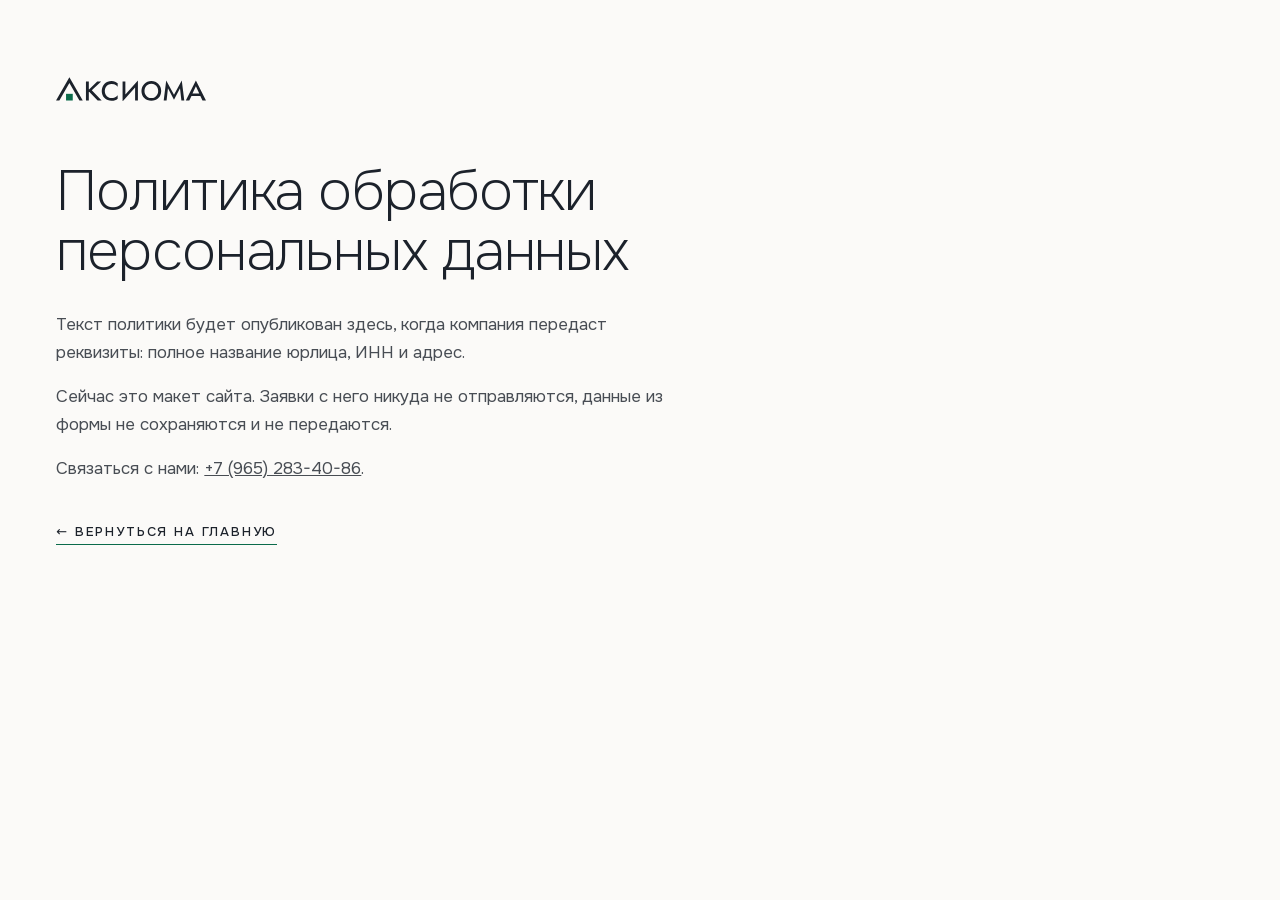
<file: novaya/politika.html>
<!doctype html>
<html lang="ru">
<head>
<meta charset="utf-8">
<meta name="viewport" content="width=device-width, initial-scale=1">
<meta http-equiv="Content-Security-Policy" content="default-src 'none'; style-src 'unsafe-inline'; img-src 'self'; font-src 'self'; base-uri 'none'; form-action 'none'; object-src 'none'">
<meta name="referrer" content="strict-origin-when-cross-origin">
<meta name="robots" content="noindex, nofollow">
<title>Политика конфиденциальности — АКСИОМА</title>
<link rel="icon" href="assets/logo/favicon.svg" type="image/svg+xml">
<link rel="icon" href="assets/logo/favicon-96.png" sizes="96x96" type="image/png">
<style>
@font-face{font-family:'Onest';font-style:normal;font-weight:200 600;font-display:swap;src:url(assets/fonts/onest-cyr.woff2) format('woff2');unicode-range:U+0301,U+0400-045F,U+0490-0491,U+04B0-04B1,U+2116}
@font-face{font-family:'Onest';font-style:normal;font-weight:200 600;font-display:swap;src:url(assets/fonts/onest-lat.woff2) format('woff2');unicode-range:U+0000-00FF,U+0131,U+0152-0153,U+02BB-02BC,U+02C6,U+02DA,U+02DC,U+0304,U+0308,U+0329,U+2000-206F,U+20AC,U+2122,U+2191,U+2193,U+2212,U+2215,U+FEFF,U+FFFD}
*{box-sizing:border-box;margin:0;padding:0}
body{background:#FBFAF8;color:#1C222B;font-family:'Onest',system-ui,sans-serif;-webkit-font-smoothing:antialiased;padding:clamp(28px, 6vw, 80px) clamp(20px, 4.4vw, 64px);max-width:860px}
a{color:inherit}
.logo{display:inline-block}.logo img{display:block;width:150px;height:auto}
h1{font-weight:200;font-size:clamp(32px, 4.4vw, 56px);line-height:1.08;letter-spacing:-.02em;margin:56px 0 28px}
p{font-size:17px;line-height:1.65;color:rgba(28,34,43,.8);margin-top:16px;max-width:640px}
.back{display:inline-block;margin-top:40px;font-size:13px;font-weight:500;letter-spacing:.14em;text-transform:uppercase;text-decoration:none;border-bottom:1px solid #0B6B4B;padding-bottom:4px}
</style>
</head>
<body>
<a class="logo" href="./"><picture><source srcset="assets/logo/logo-aksioma-white.svg" media="(forced-colors: active) and (prefers-color-scheme: dark)"><img src="assets/logo/logo-aksioma.svg" alt="АКСИОМА" width="150"></picture></a>
<h1>Политика обработки персональных данных</h1>
<p>Текст политики будет опубликован здесь, когда компания передаст реквизиты: полное название юрлица, ИНН и адрес.</p>
<p>Сейчас это макет сайта. Заявки с него никуда не отправляются, данные из формы не сохраняются и не передаются.</p>
<p>Связаться с нами: <a href="tel:+79652834086">+7 (965) 283-40-86</a>.</p>
<a class="back" href="./">← Вернуться на главную</a>
</body>
</html>
</file>
<file: assets/shared/fonts/onest.css>
/* cyrillic */
@font-face {
  font-family: 'Onest';
  font-style: normal;
  font-weight: 200 600;
  font-display: swap;
  src: url([data-uri]) format('woff2');
  unicode-range: U+0301, U+0400-045F, U+0490-0491, U+04B0-04B1, U+2116;
}
/* latin-ext */
@font-face {
  font-family: 'Onest';
  font-style: normal;
  font-weight: 200 600;
  font-display: swap;
  src: url([data-uri]) format('woff2');
  unicode-range: U+0100-02BA, U+02BD-02C5, U+02C7-02CC, U+02CE-02D7, U+02DD-02FF, U+0304, U+0308, U+0329, U+1D00-1DBF, U+1E00-1E9F, U+1EF2-1EFF, U+2020, U+20A0-20AB, U+20AD-20C0, U+2113, U+2C60-2C7F, U+A720-A7FF;
}
/* latin */
@font-face {
  font-family: 'Onest';
  font-style: normal;
  font-weight: 200 600;
  font-display: swap;
  src: url([data-uri]) format('woff2');
  unicode-range: U+0000-00FF, U+0131, U+0152-0153, U+02BB-02BC, U+02C6, U+02DA, U+02DC, U+0304, U+0308, U+0329, U+2000-206F, U+20AC, U+2122, U+2191, U+2193, U+2212, U+2215, U+FEFF, U+FFFD;
}
</file>
<file: assets/shared/fonts/kaushan-digits.css>
/* Kaushan Script (SIL OFL 1.1) — только цифры, для номеров этапов */
@font-face{font-family:'Kaushan Script';font-style:normal;font-weight:400;font-display:swap;src:url([data-uri]) format('woff');unicode-range:U+30-39,U+2F,U+B7}
</file>
